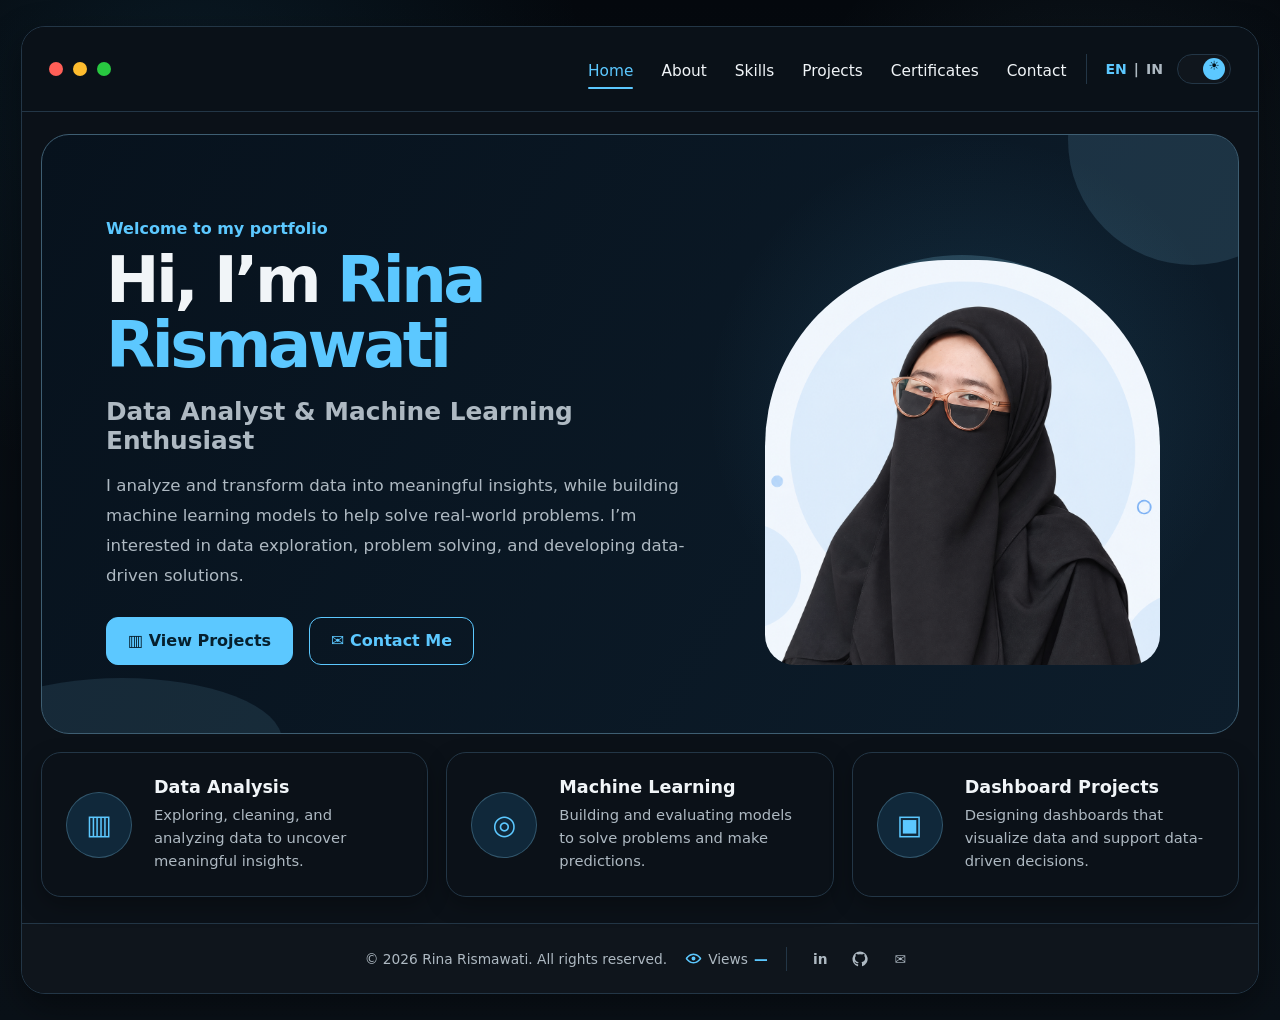
<file: index.html>
<!DOCTYPE html>
<html lang="en">
<head>
  <meta charset="UTF-8">
  <meta name="viewport" content="width=device-width, initial-scale=1.0">
  <meta name="description" content="Rina Rismawati - Data Analyst & Machine Learning portfolio">
  <title>Rina Portfolio</title>
  <link rel="icon" href="assets/icons/favicon.svg" type="image/svg+xml">
  <script src="theme-init.js"></script>
  <link rel="stylesheet" href="style.css">
  <script src="script.js" defer></script>
</head>
<body>
  <div class="site-shell">
    <header class="site-header">
      <nav class="navbar" aria-label="Main navigation">
        <a class="brand-dots" href="index.html" aria-label="Home">
          <span class="dot red"></span>
          <span class="dot yellow"></span>
          <span class="dot green"></span>
        </a>
        <div class="nav-links">
          <a href="index.html" class="active" data-i18n="nav.home">Home</a>
          <a href="about.html" data-i18n="nav.about">About</a>
          <a href="skills.html" data-i18n="nav.skills">Skills</a>
          <a href="project.html" data-i18n="nav.projects">Projects</a>
          <a href="sertification.html" data-i18n="nav.certificates">Certificates</a>
          <a href="contact.html" data-i18n="nav.contact">Contact</a>
        </div>
        <div class="nav-tools">
          <div class="language-switch" aria-label="Language switcher">
            <span class="active" data-lang="en" role="button" tabindex="0" aria-pressed="true">EN</span>
            <span class="divider">|</span>
            <span class="inactive" data-lang="id" role="button" tabindex="0" aria-pressed="false">IN</span>
          </div>
          <input class="theme-input" type="checkbox" id="theme-toggle" aria-label="Toggle dark mode">
          <label class="theme-toggle" for="theme-toggle" title="Toggle light/dark mode">
            <span class="theme-knob">☾</span>
          </label>
        </div>
      </nav>
    </header>

    <main>
      <section class="hero">
        <div class="hero-copy">
          <p class="eyebrow" data-i18n="home.eyebrow">Welcome to my portfolio</p>
          <h1 data-i18n-html="home.title">Hi, I’m <span>Rina Rismawati</span></h1>
          <p class="hero-subtitle" data-i18n="home.subtitle">Data Analyst & Machine Learning Enthusiast</p>
          <p class="hero-text" data-i18n="home.text">I analyze and transform data into meaningful insights, while building machine learning models to help solve real-world problems. I’m interested in data exploration, problem solving, and developing data-driven solutions.</p>
          <div class="hero-actions">
            <a class="btn primary" href="project.html" data-i18n="home.viewProjects">▥ View Projects</a>
            <a class="btn outline" href="contact.html" data-i18n="home.contactMe">✉ Contact Me</a>
          </div>
        </div>
        <div class="hero-portrait">
          <div class="portrait-halo"></div>
          <img class="portrait-image" src="assets/images/profile-photo.png" alt="Profile photo">
        </div>
      </section>

      <section class="feature-grid" aria-label="Portfolio focus areas">
        <article class="feature-card">
          <div class="icon-bubble">▥</div>
          <div><h3 data-i18n="home.data.title">Data Analysis</h3><p data-i18n="home.data.text">Exploring, cleaning, and analyzing data to uncover meaningful insights.</p></div>
        </article>
        <article class="feature-card">
          <div class="icon-bubble">◎</div>
          <div><h3 data-i18n="home.ml.title">Machine Learning</h3><p data-i18n="home.ml.text">Building and evaluating models to solve problems and make predictions.</p></div>
        </article>
        <article class="feature-card">
          <div class="icon-bubble">▣</div>
          <div><h3 data-i18n="home.dashboard.title">Dashboard Projects</h3><p data-i18n="home.dashboard.text">Designing dashboards that visualize data and support data-driven decisions.</p></div>
        </article>
      </section>
    </main>
    <footer class="site-footer">
      <div class="footer-inner">
        <span data-i18n="footer.copy">© 2026 Rina Rismawati. All rights reserved.</span>
        <span class="footer-views" title="Total portfolio views" aria-label="Total portfolio views"><svg viewBox="0 0 24 24" aria-hidden="true"><path d="M12 5c5.4 0 9.6 4.7 10.6 6a1.6 1.6 0 0 1 0 2c-1 1.3-5.2 6-10.6 6S2.4 14.3 1.4 13a1.6 1.6 0 0 1 0-2C2.4 9.7 6.6 5 12 5Zm0 2c-4.1 0-7.6 3.4-8.6 5 1 1.6 4.5 5 8.6 5s7.6-3.4 8.6-5c-1-1.6-4.5-5-8.6-5Zm0 2.2A2.8 2.8 0 1 1 12 14.8 2.8 2.8 0 0 1 12 9.2Z"/></svg><span data-i18n="footer.views">Views</span><strong data-site-view-count>—</strong></span>
        <span class="footer-divider"></span>
        <div class="footer-socials" aria-label="Social links">
          <a href="https://www.linkedin.com/in/rinarsm17/" target="_blank" rel="noopener noreferrer" title="LinkedIn">in</a>
          <a href="https://github.com/Rinarsm" target="_blank" rel="noopener noreferrer" title="GitHub"><svg viewBox="0 0 24 24" aria-hidden="true"><path d="M12 .7a11.3 11.3 0 0 0-3.6 22c.6.1.8-.3.8-.6v-2.2c-3.4.7-4.1-1.4-4.1-1.4-.5-1.4-1.3-1.8-1.3-1.8-1.1-.7.1-.7.1-.7 1.2.1 1.8 1.2 1.8 1.2 1.1 1.8 2.8 1.3 3.5 1 .1-.8.4-1.3.8-1.6-2.7-.3-5.5-1.4-5.5-6a4.7 4.7 0 0 1 1.2-3.2 4.4 4.4 0 0 1 .1-3.2s1-.3 3.3 1.2a11.3 11.3 0 0 1 6 0c2.3-1.5 3.3-1.2 3.3-1.2a4.4 4.4 0 0 1 .1 3.2 4.7 4.7 0 0 1 1.2 3.2c0 4.6-2.8 5.7-5.5 6 .4.4.8 1.1.8 2.2v3.3c0 .3.2.7.8.6A11.3 11.3 0 0 0 12 .7Z"/></svg></a>
          <a href="mailto:rinarsm17@gmail.com" title="Email">✉</a>
        </div>
      </div>
    </footer>
  </div>
</body>
</html>
</file>
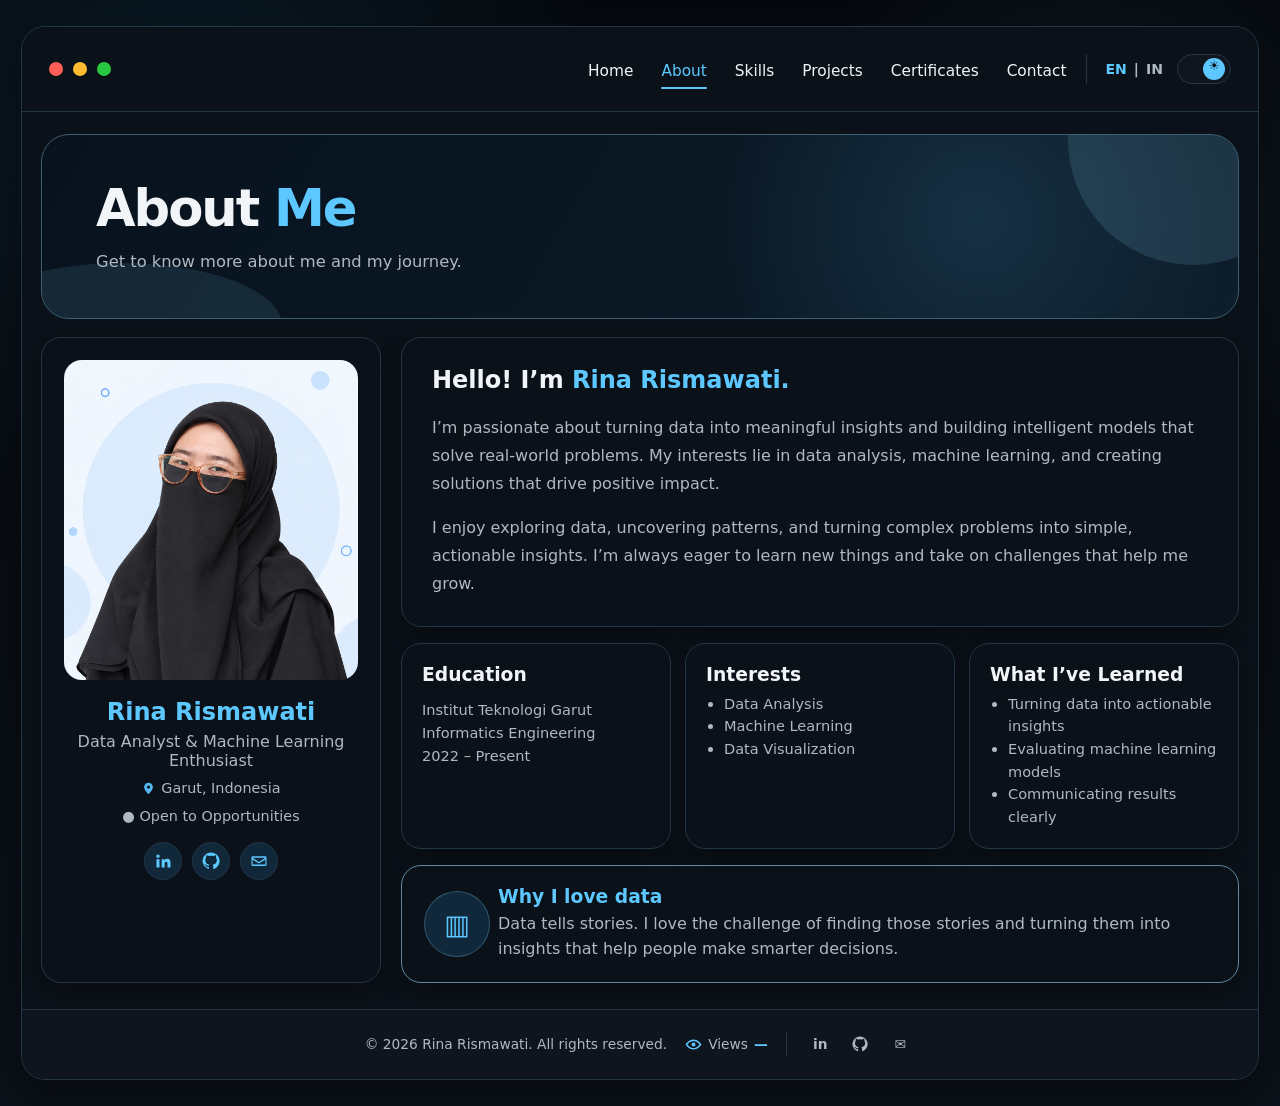
<file: about.html>
<!DOCTYPE html>
<html lang="en">
<head>
  <meta charset="UTF-8">
  <meta name="viewport" content="width=device-width, initial-scale=1.0">
  <meta name="description" content="Rina Rismawati - Data Analyst & Machine Learning portfolio">
  <title>Rina Portfolio</title>
  <link rel="icon" href="assets/icons/favicon.svg" type="image/svg+xml">
  <script src="theme-init.js"></script>
  <link rel="stylesheet" href="style.css">
  <script src="script.js" defer></script>
</head>
<body>
  <div class="site-shell">
    <header class="site-header">
      <nav class="navbar" aria-label="Main navigation">
        <a class="brand-dots" href="index.html" aria-label="Home">
          <span class="dot red"></span>
          <span class="dot yellow"></span>
          <span class="dot green"></span>
        </a>
        <div class="nav-links">
          <a href="index.html" data-i18n="nav.home">Home</a>
          <a href="about.html" class="active" data-i18n="nav.about">About</a>
          <a href="skills.html" data-i18n="nav.skills">Skills</a>
          <a href="project.html" data-i18n="nav.projects">Projects</a>
          <a href="sertification.html" data-i18n="nav.certificates">Certificates</a>
          <a href="contact.html" data-i18n="nav.contact">Contact</a>
        </div>
        <div class="nav-tools">
          <div class="language-switch" aria-label="Language switcher">
            <span class="active" data-lang="en" role="button" tabindex="0" aria-pressed="true">EN</span><span class="divider">|</span><span class="inactive" data-lang="id" role="button" tabindex="0" aria-pressed="false">IN</span>
          </div>
          <input class="theme-input" type="checkbox" id="theme-toggle" aria-label="Toggle dark mode">
          <label class="theme-toggle" for="theme-toggle" title="Toggle light/dark mode"><span class="theme-knob">☾</span></label>
        </div>
      </nav>
    </header>

    <main>
      <section class="page-banner">
        <h1 data-i18n-html="about.bannerTitle">About <span class="accent">Me</span></h1>
        <p data-i18n="about.bannerText">Get to know more about me and my journey.</p>
      </section>

      <section class="about-layout">
        <aside class="card profile-card">
          <div class="profile-frame"><img src="assets/images/profile-photo.png" alt="Profile photo"></div>
          <h2>Rina Rismawati</h2>
          <p class="role" data-i18n="about.role">Data Analyst & Machine Learning Enthusiast</p>
          <div class="profile-meta"><span class="profile-location"><svg class="location-icon" viewBox="0 0 24 24" aria-hidden="true" style="color:#55b7f3"><path fill="currentColor" d="M12 2.75a7 7 0 0 0-7 7c0 5.12 7 11.5 7 11.5s7-6.38 7-11.5a7 7 0 0 0-7-7Zm0 9.5a2.5 2.5 0 1 1 0-5 2.5 2.5 0 0 1 0 5Z"/></svg><span data-i18n="about.location">Garut, Indonesia</span></span><span data-i18n="about.open">● Open to Opportunities</span></div>
          <div class="social-row"><a class="social-circle" href="https://www.linkedin.com/in/rinarsm17/" target="_blank" rel="noopener noreferrer" title="LinkedIn"><svg viewBox="0 0 24 24" aria-hidden="true"><path d="M5.3 3.3A2.3 2.3 0 1 1 5.3 8a2.3 2.3 0 0 1 0-4.7ZM3.3 9.5h4v11.2h-4V9.5Zm6.4 0h3.8V11h.1c.5-.9 1.8-1.9 3.7-1.9 4 0 4.7 2.6 4.7 6v5.6h-4v-5c0-1.2 0-2.8-1.8-2.8s-2 1.3-2 2.7v5.1h-4V9.5Z"/></svg></a><a class="social-circle" href="https://github.com/Rinarsm" target="_blank" rel="noopener noreferrer" title="GitHub"><svg viewBox="0 0 24 24" aria-hidden="true"><path d="M12 .7a11.3 11.3 0 0 0-3.6 22c.6.1.8-.3.8-.6v-2.2c-3.4.7-4.1-1.4-4.1-1.4-.5-1.4-1.3-1.8-1.3-1.8-1.1-.7.1-.7.1-.7 1.2.1 1.8 1.2 1.8 1.2 1.1 1.8 2.8 1.3 3.5 1 .1-.8.4-1.3.8-1.6-2.7-.3-5.5-1.4-5.5-6a4.7 4.7 0 0 1 1.2-3.2 4.4 4.4 0 0 1 .1-3.2s1-.3 3.3 1.2a11.3 11.3 0 0 1 6 0c2.3-1.5 3.3-1.2 3.3-1.2a4.4 4.4 0 0 1 .1 3.2 4.7 4.7 0 0 1 1.2 3.2c0 4.6-2.8 5.7-5.5 6 .4.4.8 1.1.8 2.2v3.3c0 .3.2.7.8.6A11.3 11.3 0 0 0 12 .7Z"/></svg></a><a class="social-circle" href="mailto:rinarsm17@gmail.com" title="Email"><svg viewBox="0 0 24 24" aria-hidden="true"><path d="M3.5 5.5h17A1.5 1.5 0 0 1 22 7v10a1.5 1.5 0 0 1-1.5 1.5h-17A1.5 1.5 0 0 1 2 17V7a1.5 1.5 0 0 1 1.5-1.5Zm0 2.1v.2L12 13.2l8.5-5.4v-.2H3.5Zm17 8.9V10l-8 5.1a1 1 0 0 1-1 0L3.5 10v6.5h17Z"/></svg></a></div>
        </aside>

        <div class="about-content">
          <article class="card about-intro">
            <h2 data-i18n-html="about.hello">Hello! I’m <span class="accent">Rina Rismawati.</span></h2>
            <p data-i18n="about.p1">I’m passionate about turning data into meaningful insights and building intelligent models that solve real-world problems. My interests lie in data analysis, machine learning, and creating solutions that drive positive impact.</p>
            <p data-i18n="about.p2">I enjoy exploring data, uncovering patterns, and turning complex problems into simple, actionable insights. I’m always eager to learn new things and take on challenges that help me grow.</p>
          </article>

          <div class="info-grid">
            <article class="card info-card"><h3 data-i18n="about.education">Education</h3><p data-i18n-html="about.educationText">Institut Teknologi Garut<br>Informatics Engineering<br>2022 – Present</p></article>
            <article class="card info-card"><h3 data-i18n="about.interests">Interests</h3><ul><li data-i18n="about.interest1">Data Analysis</li><li data-i18n="about.interest2">Machine Learning</li><li data-i18n="about.interest3">Data Visualization</li></ul></article>
            <article class="card info-card"><h3 data-i18n="about.learned">What I’ve Learned</h3><ul><li data-i18n="about.learned1">Turning data into actionable insights</li><li data-i18n="about.learned2">Evaluating machine learning models</li><li data-i18n="about.learned3">Communicating results clearly</li></ul></article>
          </div>

          <article class="card love-data">
            <div class="icon-bubble">▥</div>
            <div><h3 data-i18n="about.loveTitle">Why I love data</h3><p data-i18n="about.loveText">Data tells stories. I love the challenge of finding those stories and turning them into insights that help people make smarter decisions.</p></div>
          </article>
        </div>
      </section>
    </main>
    <footer class="site-footer">
      <div class="footer-inner">
        <span data-i18n="footer.copy">© 2026 Rina Rismawati. All rights reserved.</span><span class="footer-views" title="Total portfolio views" aria-label="Total portfolio views"><svg viewBox="0 0 24 24" aria-hidden="true"><path d="M12 5c5.4 0 9.6 4.7 10.6 6a1.6 1.6 0 0 1 0 2c-1 1.3-5.2 6-10.6 6S2.4 14.3 1.4 13a1.6 1.6 0 0 1 0-2C2.4 9.7 6.6 5 12 5Zm0 2c-4.1 0-7.6 3.4-8.6 5 1 1.6 4.5 5 8.6 5s7.6-3.4 8.6-5c-1-1.6-4.5-5-8.6-5Zm0 2.2A2.8 2.8 0 1 1 12 14.8 2.8 2.8 0 0 1 12 9.2Z"/></svg><span data-i18n="footer.views">Views</span><strong data-site-view-count>—</strong></span><span class="footer-divider"></span>
        <div class="footer-socials" aria-label="Social links"><a href="https://www.linkedin.com/in/rinarsm17/" target="_blank" rel="noopener noreferrer" title="LinkedIn">in</a><a href="https://github.com/Rinarsm" target="_blank" rel="noopener noreferrer" title="GitHub"><svg viewBox="0 0 24 24" aria-hidden="true"><path d="M12 .7a11.3 11.3 0 0 0-3.6 22c.6.1.8-.3.8-.6v-2.2c-3.4.7-4.1-1.4-4.1-1.4-.5-1.4-1.3-1.8-1.3-1.8-1.1-.7.1-.7.1-.7 1.2.1 1.8 1.2 1.8 1.2 1.1 1.8 2.8 1.3 3.5 1 .1-.8.4-1.3.8-1.6-2.7-.3-5.5-1.4-5.5-6a4.7 4.7 0 0 1 1.2-3.2 4.4 4.4 0 0 1 .1-3.2s1-.3 3.3 1.2a11.3 11.3 0 0 1 6 0c2.3-1.5 3.3-1.2 3.3-1.2a4.4 4.4 0 0 1 .1 3.2 4.7 4.7 0 0 1 1.2 3.2c0 4.6-2.8 5.7-5.5 6 .4.4.8 1.1.8 2.2v3.3c0 .3.2.7.8.6A11.3 11.3 0 0 0 12 .7Z"/></svg></a><a href="mailto:rinarsm17@gmail.com" title="Email">✉</a></div>
      </div>
    </footer>
  </div>
</body>
</html>
</file>
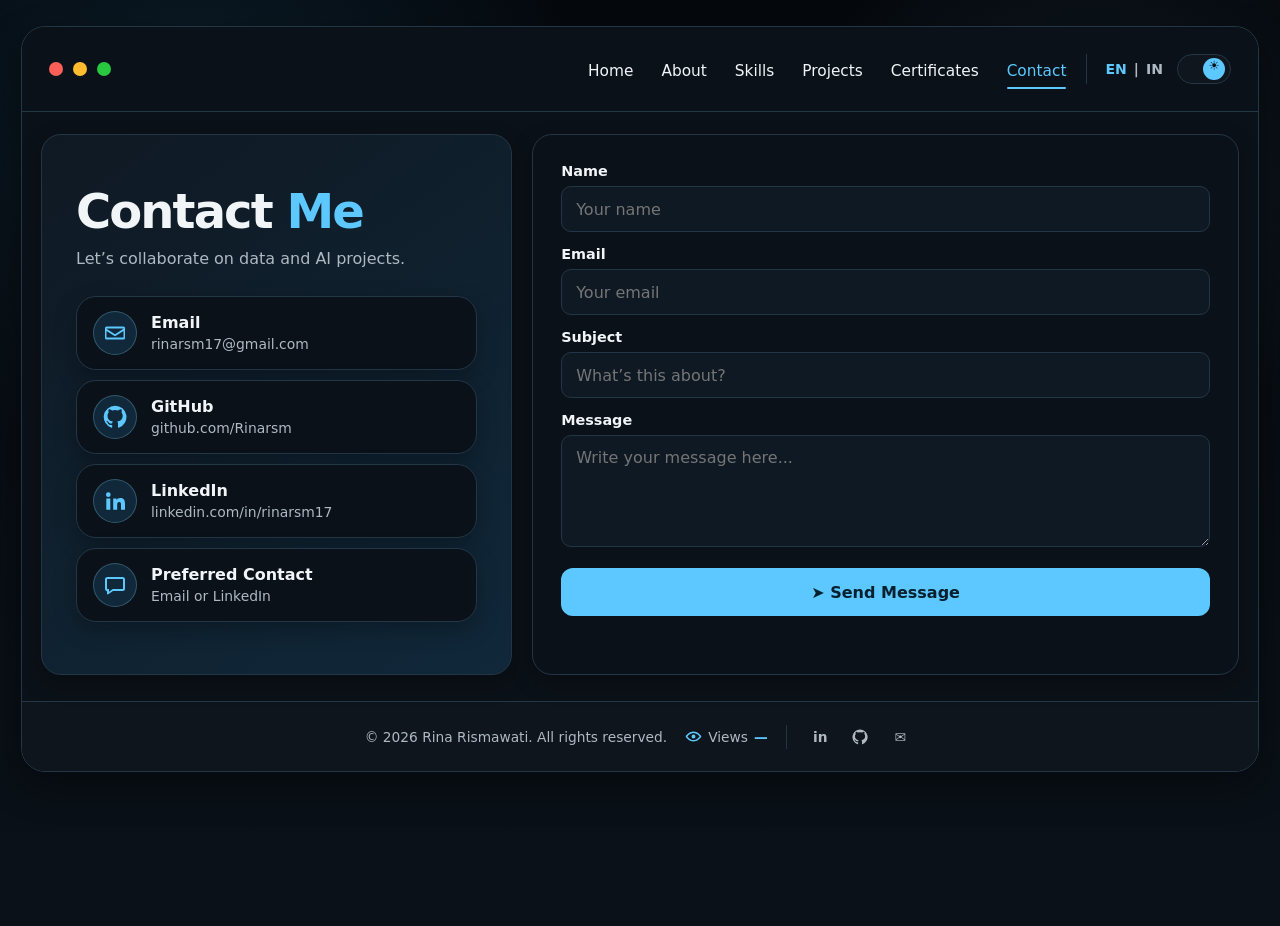
<file: contact.html>
<!DOCTYPE html>
<html lang="en">
<head>
  <meta charset="UTF-8">
  <meta name="viewport" content="width=device-width, initial-scale=1.0">
  <meta name="description" content="Rina Rismawati - Data Analyst & Machine Learning portfolio">
  <title>Rina Portfolio</title>
  <link rel="icon" href="assets/icons/favicon.svg" type="image/svg+xml">
  <script src="theme-init.js"></script>
  <link rel="stylesheet" href="style.css">
  <script src="script.js" defer></script>
</head>
<body>
  <div class="site-shell">
    <header class="site-header">
      <nav class="navbar" aria-label="Main navigation">
        <a class="brand-dots" href="index.html" aria-label="Home">
          <span class="dot red"></span>
          <span class="dot yellow"></span>
          <span class="dot green"></span>
        </a>
        <div class="nav-links"><a href="index.html" data-i18n="nav.home">Home</a><a href="about.html" data-i18n="nav.about">About</a><a href="skills.html" data-i18n="nav.skills">Skills</a><a href="project.html" data-i18n="nav.projects">Projects</a><a href="sertification.html" data-i18n="nav.certificates">Certificates</a><a href="contact.html" class="active" data-i18n="nav.contact">Contact</a></div>
        <div class="nav-tools">
          <div class="language-switch" aria-label="Language switcher"><span class="active" data-lang="en" role="button" tabindex="0" aria-pressed="true">EN</span><span class="divider">|</span><span class="inactive" data-lang="id" role="button" tabindex="0" aria-pressed="false">IN</span></div>
          <input class="theme-input" type="checkbox" id="theme-toggle" aria-label="Toggle dark mode">
          <label class="theme-toggle" for="theme-toggle" title="Toggle light/dark mode"><span class="theme-knob">☾</span></label>
        </div>
      </nav>
    </header>

    <main>
      <section class="contact-layout">
        <div class="contact-card contact-intro">
          <h1 data-i18n-html="contact.title">Contact <span class="accent">Me</span></h1>
          <p data-i18n="contact.subtitle">Let’s collaborate on data and AI projects.</p>
          <div class="contact-list">
            <a class="contact-card contact-item" href="mailto:rinarsm17@gmail.com" aria-label="Email Rina Rismawati">
              <div class="icon-bubble contact-icon" aria-hidden="true">
                <svg viewBox="0 0 24 24" role="img"><path d="M3.5 5.5h17A1.5 1.5 0 0 1 22 7v10a1.5 1.5 0 0 1-1.5 1.5h-17A1.5 1.5 0 0 1 2 17V7a1.5 1.5 0 0 1 1.5-1.5Zm0 2.1v.2L12 13.2l8.5-5.4v-.2H3.5Zm17 8.9V10l-8 5.1a1 1 0 0 1-1 0L3.5 10v6.5h17Z"/></svg>
              </div>
              <div><strong>Email</strong><span>rinarsm17@gmail.com</span></div>
            </a>
            <a class="contact-card contact-item" href="https://github.com/Rinarsm" target="_blank" rel="noopener noreferrer" aria-label="GitHub Rina Rismawati">
              <div class="icon-bubble contact-icon" aria-hidden="true">
                <svg viewBox="0 0 24 24" role="img"><path d="M12 .7a11.3 11.3 0 0 0-3.6 22c.6.1.8-.3.8-.6v-2.2c-3.4.7-4.1-1.4-4.1-1.4-.5-1.4-1.3-1.8-1.3-1.8-1.1-.7.1-.7.1-.7 1.2.1 1.8 1.2 1.8 1.2 1.1 1.8 2.8 1.3 3.5 1 .1-.8.4-1.3.8-1.6-2.7-.3-5.5-1.4-5.5-6a4.7 4.7 0 0 1 1.2-3.2 4.4 4.4 0 0 1 .1-3.2s1-.3 3.3 1.2a11.3 11.3 0 0 1 6 0c2.3-1.5 3.3-1.2 3.3-1.2a4.4 4.4 0 0 1 .1 3.2 4.7 4.7 0 0 1 1.2 3.2c0 4.6-2.8 5.7-5.5 6 .4.4.8 1.1.8 2.2v3.3c0 .3.2.7.8.6A11.3 11.3 0 0 0 12 .7Z"/></svg>
              </div>
              <div><strong>GitHub</strong><span>github.com/Rinarsm</span></div>
            </a>
            <a class="contact-card contact-item" href="https://www.linkedin.com/in/rinarsm17/" target="_blank" rel="noopener noreferrer" aria-label="LinkedIn Rina Rismawati">
              <div class="icon-bubble contact-icon" aria-hidden="true">
                <svg viewBox="0 0 24 24" role="img"><path d="M5.3 3.3A2.3 2.3 0 1 1 5.3 8a2.3 2.3 0 0 1 0-4.7ZM3.3 9.5h4v11.2h-4V9.5Zm6.4 0h3.8V11h.1c.5-.9 1.8-1.9 3.7-1.9 4 0 4.7 2.6 4.7 6v5.6h-4v-5c0-1.2 0-2.8-1.8-2.8s-2 1.3-2 2.7v5.1h-4V9.5Z"/></svg>
              </div>
              <div><strong>LinkedIn</strong><span>linkedin.com/in/rinarsm17</span></div>
            </a>
            <div class="contact-card contact-item">
              <div class="icon-bubble contact-icon" aria-hidden="true">
                <svg viewBox="0 0 24 24" role="img"><path d="M4.5 4h15A2.5 2.5 0 0 1 22 6.5v9A2.5 2.5 0 0 1 19.5 18H10l-4.8 3.3A.8.8 0 0 1 4 20.6V18.3A2.5 2.5 0 0 1 2 15.8V6.5A2.5 2.5 0 0 1 4.5 4Zm0 2A.5.5 0 0 0 4 6.5v9a.5.5 0 0 0 .5.5H6v2.7l3.4-2.4a1 1 0 0 1 .6-.2h9.5a.5.5 0 0 0 .5-.5v-9a.5.5 0 0 0-.5-.5h-15Z"/></svg>
              </div>
              <div><strong data-i18n="contact.preferred">Preferred Contact</strong><span data-i18n="contact.preferredValue">Email or LinkedIn</span></div>
            </div>
          </div>
        </div>

        <form class="contact-card contact-form" id="contact-form" action="https://formspree.io/f/xyeyloro" method="post">
          <div class="form-group"><label for="name" data-i18n="contact.name">Name</label><input class="form-control" id="name" name="name" type="text" placeholder="Your name" data-i18n-placeholder="contact.namePlaceholder" required></div>
          <div class="form-group"><label for="email" data-i18n="contact.email">Email</label><input class="form-control" id="email" name="email" type="email" placeholder="Your email" data-i18n-placeholder="contact.emailPlaceholder" required></div>
          <div class="form-group"><label for="subject" data-i18n="contact.subject">Subject</label><input class="form-control" id="subject" name="_subject" type="text" placeholder="What’s this about?" data-i18n-placeholder="contact.subjectPlaceholder" required></div>
          <div class="form-group"><label for="message" data-i18n="contact.message">Message</label><textarea class="form-control" id="message" name="message" placeholder="Write your message here..." data-i18n-placeholder="contact.messagePlaceholder" required></textarea></div>
          <button class="btn primary send-btn" type="submit" data-i18n="contact.send">➤ Send Message</button>
          <p class="form-status" id="form-status" role="status" aria-live="polite"></p>
        </form>
      </section>
    </main>
    <footer class="site-footer"><div class="footer-inner"><span data-i18n="footer.copy">© 2026 Rina Rismawati. All rights reserved.</span><span class="footer-views" title="Total portfolio views" aria-label="Total portfolio views"><svg viewBox="0 0 24 24" aria-hidden="true"><path d="M12 5c5.4 0 9.6 4.7 10.6 6a1.6 1.6 0 0 1 0 2c-1 1.3-5.2 6-10.6 6S2.4 14.3 1.4 13a1.6 1.6 0 0 1 0-2C2.4 9.7 6.6 5 12 5Zm0 2c-4.1 0-7.6 3.4-8.6 5 1 1.6 4.5 5 8.6 5s7.6-3.4 8.6-5c-1-1.6-4.5-5-8.6-5Zm0 2.2A2.8 2.8 0 1 1 12 14.8 2.8 2.8 0 0 1 12 9.2Z"/></svg><span data-i18n="footer.views">Views</span><strong data-site-view-count>—</strong></span><span class="footer-divider"></span><div class="footer-socials" aria-label="Social links"><a href="https://www.linkedin.com/in/rinarsm17/" target="_blank" rel="noopener noreferrer" title="LinkedIn">in</a><a href="https://github.com/Rinarsm" target="_blank" rel="noopener noreferrer" title="GitHub"><svg viewBox="0 0 24 24" aria-hidden="true"><path d="M12 .7a11.3 11.3 0 0 0-3.6 22c.6.1.8-.3.8-.6v-2.2c-3.4.7-4.1-1.4-4.1-1.4-.5-1.4-1.3-1.8-1.3-1.8-1.1-.7.1-.7.1-.7 1.2.1 1.8 1.2 1.8 1.2 1.1 1.8 2.8 1.3 3.5 1 .1-.8.4-1.3.8-1.6-2.7-.3-5.5-1.4-5.5-6a4.7 4.7 0 0 1 1.2-3.2 4.4 4.4 0 0 1 .1-3.2s1-.3 3.3 1.2a11.3 11.3 0 0 1 6 0c2.3-1.5 3.3-1.2 3.3-1.2a4.4 4.4 0 0 1 .1 3.2 4.7 4.7 0 0 1 1.2 3.2c0 4.6-2.8 5.7-5.5 6 .4.4.8 1.1.8 2.2v3.3c0 .3.2.7.8.6A11.3 11.3 0 0 0 12 .7Z"/></svg></a><a href="mailto:rinarsm17@gmail.com" title="Email">✉</a></div></div></footer>
  </div>
</body>
</html>
</file>
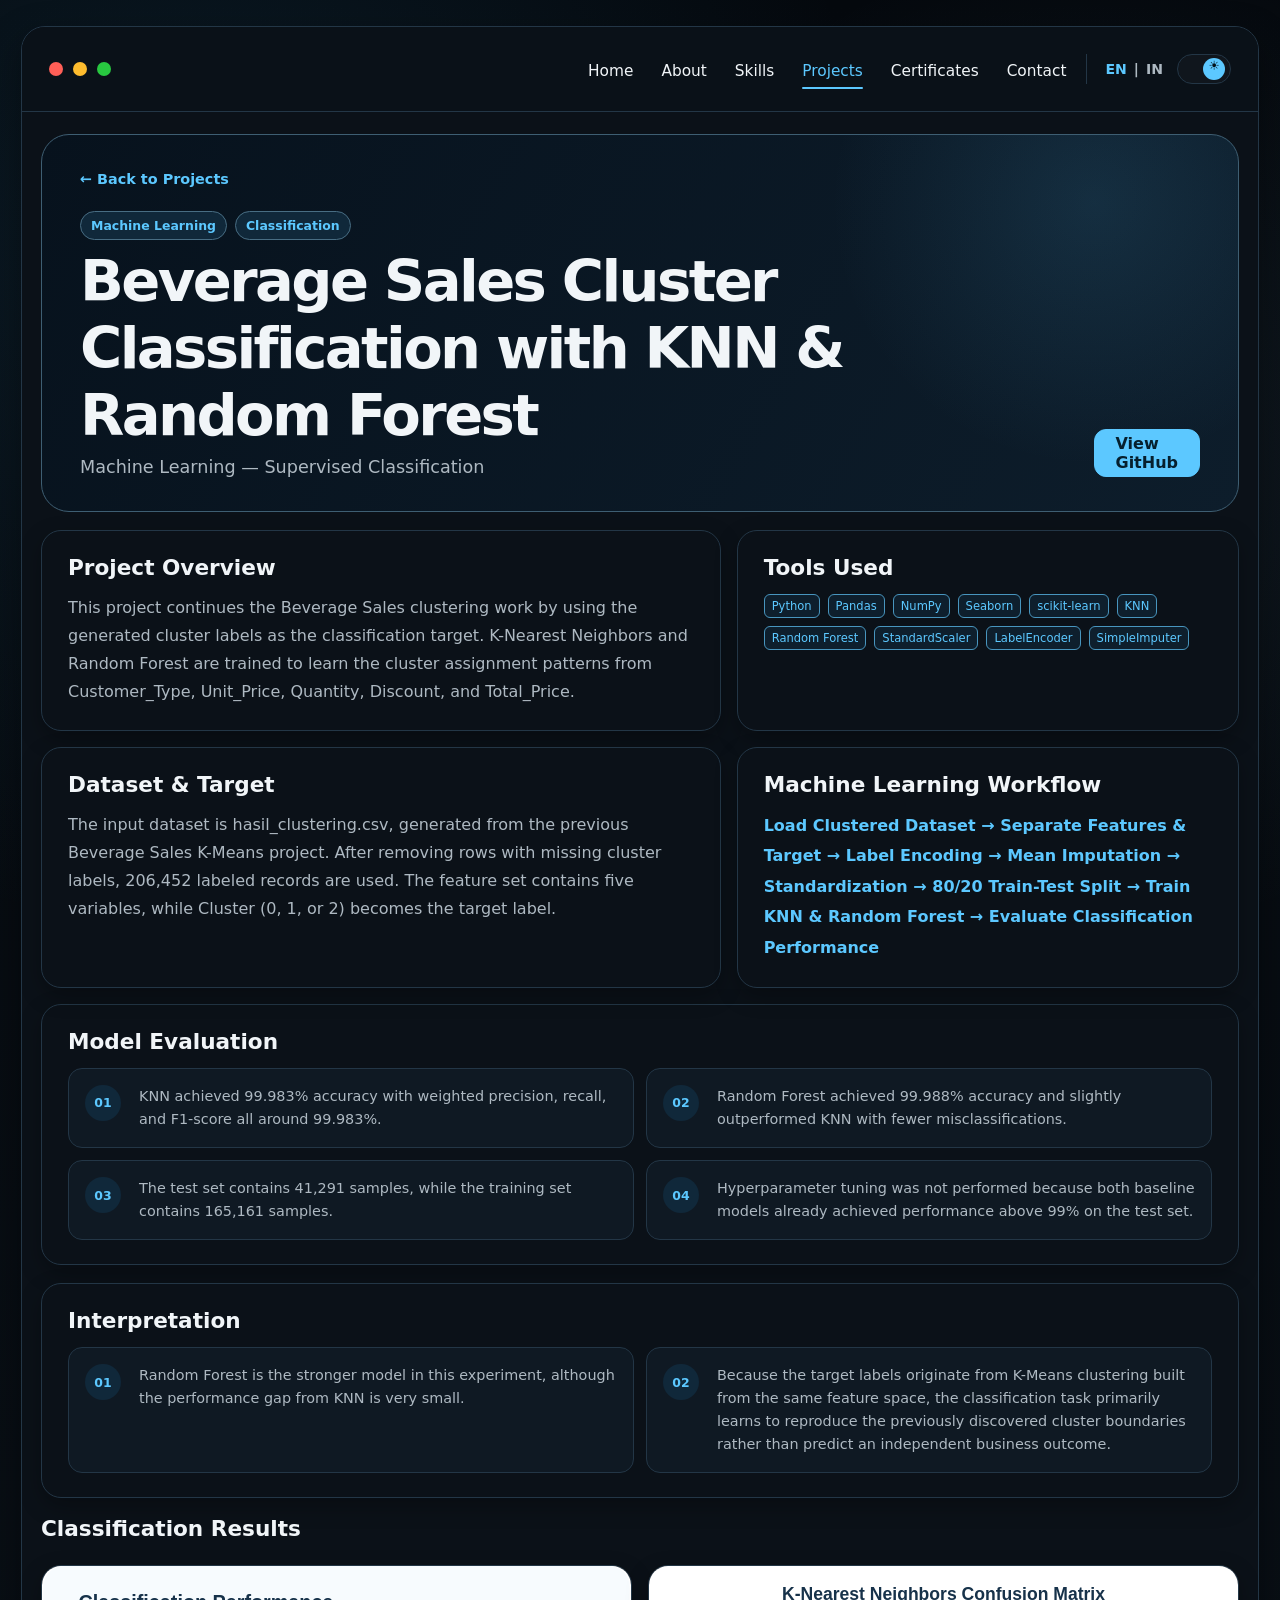
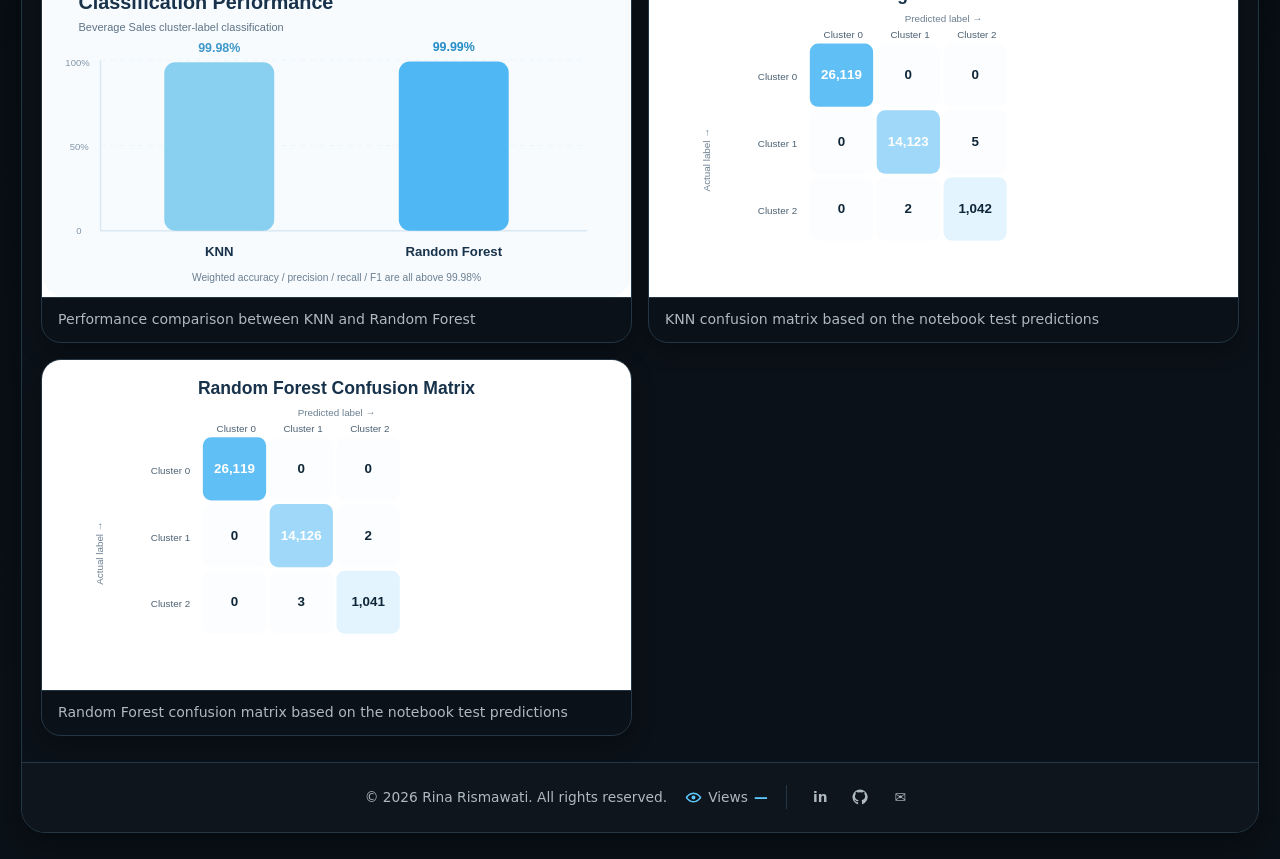
<file: project-beverage-classification.html>
<!DOCTYPE html>

<html lang="en">
<head>
<meta charset="utf-8"/>
<meta content="width=device-width, initial-scale=1.0" name="viewport"/>
<meta content="Beverage Sales cluster classification project by Rina Rismawati" name="description"/>
<title>Rina Portfolio</title>
<link href="assets/icons/favicon.svg" rel="icon" type="image/svg+xml"/>
<script src="theme-init.js"></script>
<link href="style.css" rel="stylesheet"/>
<script defer="" src="script.js"></script>
</head>
<body>
<div class="site-shell">
<header class="site-header">
<nav aria-label="Main navigation" class="navbar">
<a aria-label="Home" class="brand-dots" href="index.html"><span class="dot red"></span><span class="dot yellow"></span><span class="dot green"></span></a>
<div class="nav-links">
<a data-i18n="nav.home" href="index.html">Home</a><a data-i18n="nav.about" href="about.html">About</a><a data-i18n="nav.skills" href="skills.html">Skills</a><a class="active" data-i18n="nav.projects" href="project.html">Projects</a><a data-i18n="nav.certificates" href="sertification.html">Certificates</a><a data-i18n="nav.contact" href="contact.html">Contact</a>
</div>
<div class="nav-tools">
<div aria-label="Language switcher" class="language-switch"><span aria-pressed="true" class="active" data-lang="en" role="button" tabindex="0">EN</span><span class="divider">|</span><span aria-pressed="false" class="inactive" data-lang="id" role="button" tabindex="0">IN</span></div>
<input aria-label="Toggle dark mode" class="theme-input" id="theme-toggle" type="checkbox"/>
<label class="theme-toggle" for="theme-toggle" title="Toggle light/dark mode"><span class="theme-knob">☾</span></label>
</div>
</nav>
</header>
<main>
<section class="project-detail-hero">
<a class="project-back" data-i18n="beverageClass.back" href="project.html">← Back to Projects</a>
<div class="project-detail-heading">
<div>
<div class="project-category"><span>Machine Learning</span><span>Classification</span></div>
<h1 data-i18n="beverageClass.title">Beverage Sales Cluster Classification with KNN &amp; Random Forest</h1>
<p data-i18n="beverageClass.subtitle">Machine Learning — Supervised Classification</p>
</div>
<div class="project-detail-actions">
<a class="btn primary" data-i18n="beverageClass.github" href="https://github.com/Rinarsm/Submission_Machine_Learning_Pemula/blob/main/%5BKlasifikasi%5D_Submission_Akhir_BMLP_Rina_Rismawati.ipynb" rel="noopener noreferrer" target="_blank">View GitHub</a>
</div>
</div>
</section>
<section class="project-detail-grid">
<article class="card project-detail-card">
<h2 data-i18n="beverageClass.overviewTitle">Project Overview</h2>
<p data-i18n="beverageClass.overviewText">This project continues the Beverage Sales clustering work by using the generated cluster labels as the classification target. K-Nearest Neighbors and Random Forest are trained to learn the cluster assignment patterns from Customer_Type, Unit_Price, Quantity, Discount, and Total_Price.</p>
</article>
<article class="card project-detail-card">
<h2 data-i18n="beverageClass.toolsTitle">Tools Used</h2>
<div class="detail-tags"><span class="tag">Python</span><span class="tag">Pandas</span><span class="tag">NumPy</span><span class="tag">Seaborn</span><span class="tag">scikit-learn</span><span class="tag">KNN</span><span class="tag">Random Forest</span><span class="tag">StandardScaler</span><span class="tag">LabelEncoder</span><span class="tag">SimpleImputer</span></div>
</article>
</section>
<section class="project-detail-grid">
<article class="card project-detail-card">
<h2 data-i18n="beverageClass.datasetTitle">Dataset &amp; Target</h2>
<p data-i18n="beverageClass.datasetText">The input dataset is hasil_clustering.csv, generated from the previous Beverage Sales K-Means project. After removing rows with missing cluster labels, 206,452 labeled records are used. The feature set contains five variables, while Cluster (0, 1, or 2) becomes the target label.</p>
</article>
<article class="card project-detail-card">
<h2 data-i18n="beverageClass.workflowTitle">Machine Learning Workflow</h2>
<p class="workflow-line" data-i18n="beverageClass.workflowText">Load Clustered Dataset → Separate Features &amp; Target → Label Encoding → Mean Imputation → Standardization → 80/20 Train-Test Split → Train KNN &amp; Random Forest → Evaluate Classification Performance</p>
</article>
</section>
<section class="card project-insights">
<h2 data-i18n="beverageClass.evaluationTitle">Model Evaluation</h2>
<div class="insight-grid">
<div class="insight-item"><span>01</span><p data-i18n="beverageClass.eval1">KNN achieved 99.983% accuracy with weighted precision, recall, and F1-score all around 99.983%.</p></div>
<div class="insight-item"><span>02</span><p data-i18n="beverageClass.eval2">Random Forest achieved 99.988% accuracy and slightly outperformed KNN with fewer misclassifications.</p></div>
<div class="insight-item"><span>03</span><p data-i18n="beverageClass.eval3">The test set contains 41,291 samples, while the training set contains 165,161 samples.</p></div>
<div class="insight-item"><span>04</span><p data-i18n="beverageClass.eval4">Hyperparameter tuning was not performed because both baseline models already achieved performance above 99% on the test set.</p></div>
</div>
</section>
<section class="card project-insights">
<h2 data-i18n="beverageClass.interpretationTitle">Interpretation</h2>
<div class="insight-grid">
<div class="insight-item"><span>01</span><p data-i18n="beverageClass.interpretation1">Random Forest is the stronger model in this experiment, although the performance gap from KNN is very small.</p></div>
<div class="insight-item"><span>02</span><p data-i18n="beverageClass.interpretation2">Because the target labels originate from K-Means clustering built from the same feature space, the classification task primarily learns to reproduce the previously discovered cluster boundaries rather than predict an independent business outcome.</p></div>
</div>
</section>
<section class="project-visual-section">
<div class="section-title-row"><h2 data-i18n="beverageClass.visualsTitle">Classification Results</h2></div>
<div class="visual-grid">
<figure class="card visual-card"><img alt="KNN and Random Forest classification performance" src="assets/images/beverage-classification-evaluation.svg"/><figcaption data-i18n="beverageClass.performanceCaption">Performance comparison between KNN and Random Forest</figcaption></figure>
<figure class="card visual-card"><img alt="KNN confusion matrix" src="assets/images/beverage-classification-knn-confusion.svg"/><figcaption data-i18n="beverageClass.knnCaption">KNN confusion matrix based on the notebook test predictions</figcaption></figure>
<figure class="card visual-card"><img alt="Random Forest confusion matrix" src="assets/images/beverage-classification-rf-confusion.svg"/><figcaption data-i18n="beverageClass.rfCaption">Random Forest confusion matrix based on the notebook test predictions</figcaption></figure>
</div>
</section>
</main>
<footer class="site-footer"><div class="footer-inner"><span data-i18n="footer.copy">© 2026 Rina Rismawati. All rights reserved.</span><span class="footer-views" title="Total portfolio views" aria-label="Total portfolio views"><svg viewBox="0 0 24 24" aria-hidden="true"><path d="M12 5c5.4 0 9.6 4.7 10.6 6a1.6 1.6 0 0 1 0 2c-1 1.3-5.2 6-10.6 6S2.4 14.3 1.4 13a1.6 1.6 0 0 1 0-2C2.4 9.7 6.6 5 12 5Zm0 2c-4.1 0-7.6 3.4-8.6 5 1 1.6 4.5 5 8.6 5s7.6-3.4 8.6-5c-1-1.6-4.5-5-8.6-5Zm0 2.2A2.8 2.8 0 1 1 12 14.8 2.8 2.8 0 0 1 12 9.2Z"/></svg><span data-i18n="footer.views">Views</span><strong data-site-view-count>—</strong></span><span class="footer-divider"></span><div aria-label="Social links" class="footer-socials"><a href="https://www.linkedin.com/in/rinarsm17/" rel="noopener noreferrer" target="_blank" title="LinkedIn">in</a><a href="https://github.com/Rinarsm" rel="noopener noreferrer" target="_blank" title="GitHub"><svg viewBox="0 0 24 24" aria-hidden="true"><path d="M12 .7a11.3 11.3 0 0 0-3.6 22c.6.1.8-.3.8-.6v-2.2c-3.4.7-4.1-1.4-4.1-1.4-.5-1.4-1.3-1.8-1.3-1.8-1.1-.7.1-.7.1-.7 1.2.1 1.8 1.2 1.8 1.2 1.1 1.8 2.8 1.3 3.5 1 .1-.8.4-1.3.8-1.6-2.7-.3-5.5-1.4-5.5-6a4.7 4.7 0 0 1 1.2-3.2 4.4 4.4 0 0 1 .1-3.2s1-.3 3.3 1.2a11.3 11.3 0 0 1 6 0c2.3-1.5 3.3-1.2 3.3-1.2a4.4 4.4 0 0 1 .1 3.2 4.7 4.7 0 0 1 1.2 3.2c0 4.6-2.8 5.7-5.5 6 .4.4.8 1.1.8 2.2v3.3c0 .3.2.7.8.6A11.3 11.3 0 0 0 12 .7Z"/></svg></a><a href="mailto:rinarsm17@gmail.com" title="Email">✉</a></div></div></footer>
</div>
</body>
</html>
</file>
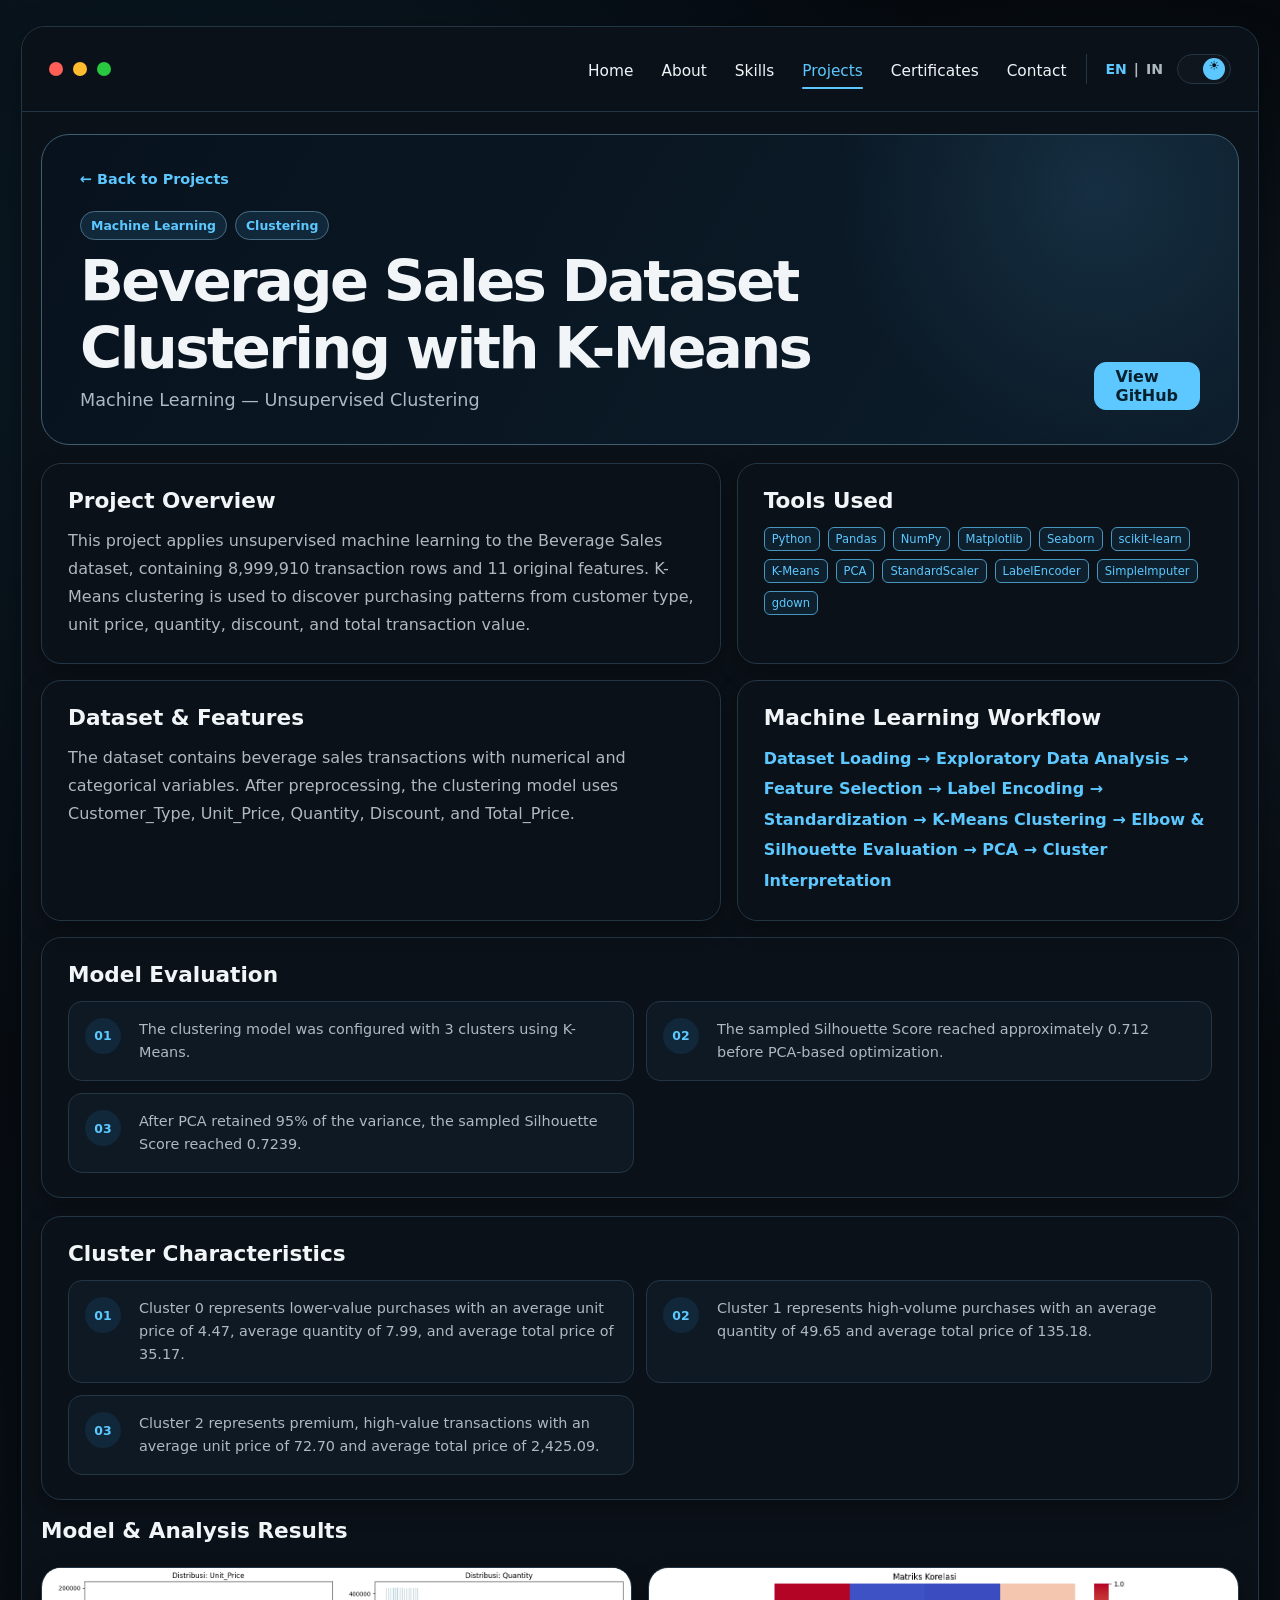
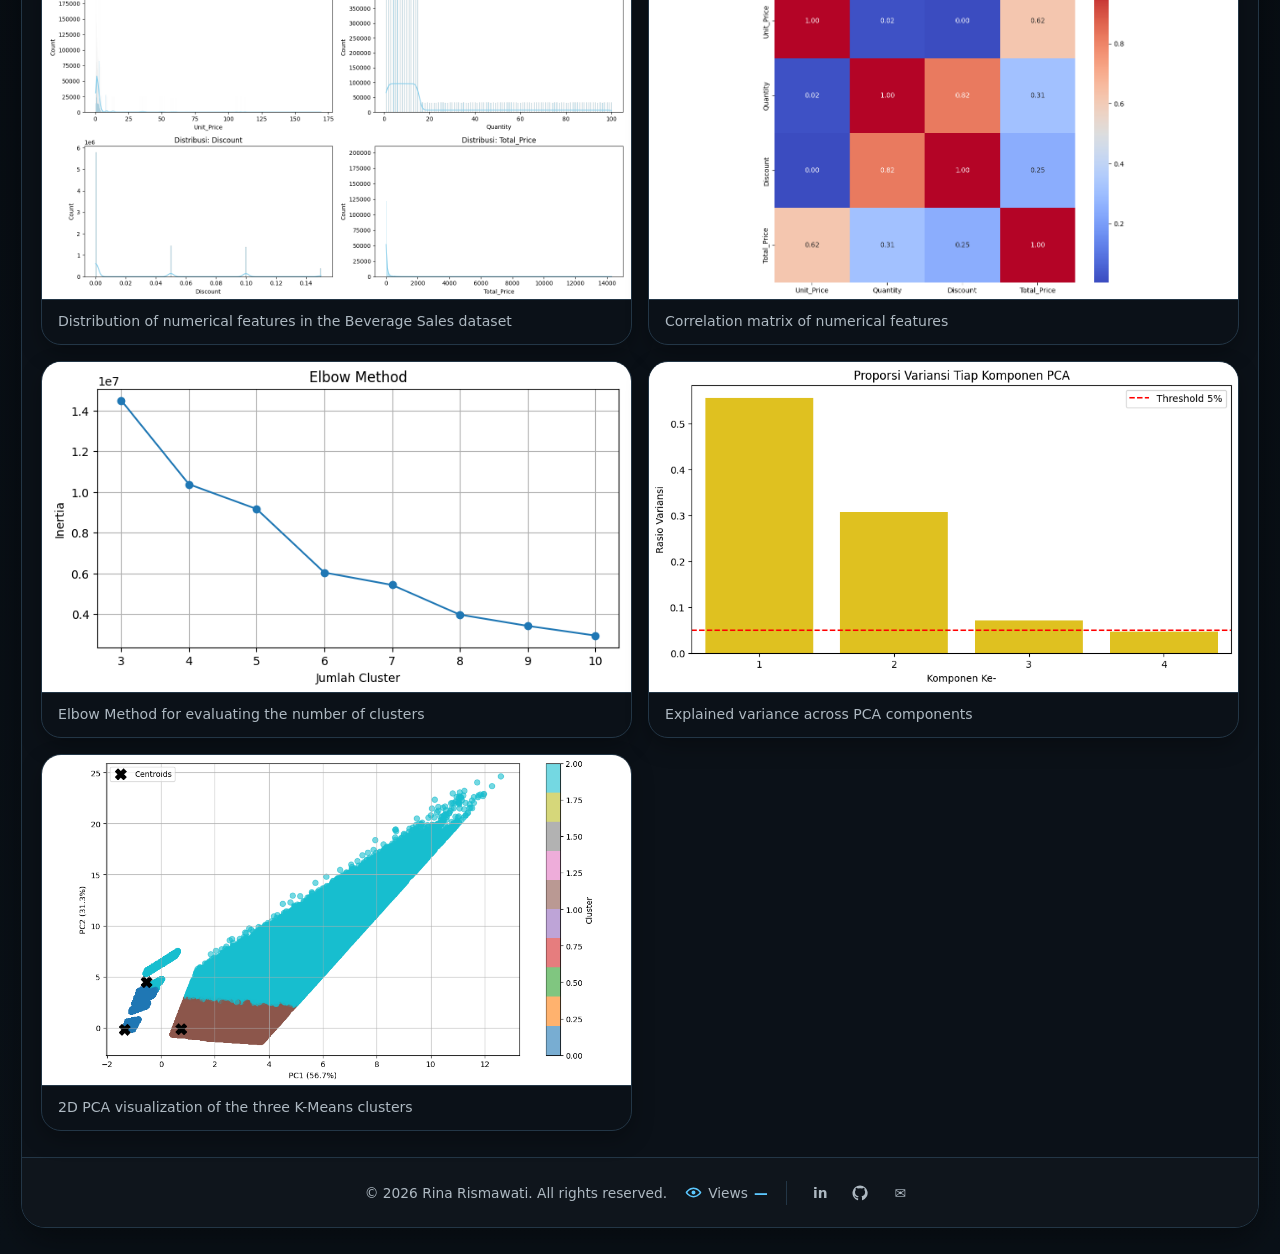
<file: project-beverage-clustering.html>
<!DOCTYPE html>

<html lang="en">
<head>
<meta charset="utf-8"/>
<meta content="width=device-width, initial-scale=1.0" name="viewport"/>
<meta content="Beverage Sales Dataset Clustering project by Rina Rismawati" name="description"/>
<title>Rina Portfolio</title>
<link href="assets/icons/favicon.svg" rel="icon" type="image/svg+xml"/>
<script src="theme-init.js"></script>
<link href="style.css" rel="stylesheet"/>
<script defer="" src="script.js"></script>
</head>
<body>
<div class="site-shell">
<header class="site-header">
<nav aria-label="Main navigation" class="navbar">
<a aria-label="Home" class="brand-dots" href="index.html">
<span class="dot red"></span>
<span class="dot yellow"></span>
<span class="dot green"></span>
</a>
<div class="nav-links">
<a data-i18n="nav.home" href="index.html">Home</a>
<a data-i18n="nav.about" href="about.html">About</a>
<a data-i18n="nav.skills" href="skills.html">Skills</a>
<a class="active" data-i18n="nav.projects" href="project.html">Projects</a>
<a data-i18n="nav.certificates" href="sertification.html">Certificates</a>
<a data-i18n="nav.contact" href="contact.html">Contact</a>
</div>
<div class="nav-tools">
<div aria-label="Language switcher" class="language-switch">
<span aria-pressed="true" class="active" data-lang="en" role="button" tabindex="0">EN</span>
<span class="divider">|</span>
<span aria-pressed="false" class="inactive" data-lang="id" role="button" tabindex="0">IN</span>
</div>
<input aria-label="Toggle dark mode" class="theme-input" id="theme-toggle" type="checkbox"/>
<label class="theme-toggle" for="theme-toggle" title="Toggle light/dark mode"><span class="theme-knob">☾</span></label>
</div>
</nav>
</header>
<main>
<section class="project-detail-hero">
<a class="project-back" data-i18n="beverage.back" href="project.html">← Back to Projects</a>
<div class="project-detail-heading">
<div>
<div class="project-category"><span>Machine Learning</span><span>Clustering</span></div>
<h1 data-i18n="beverage.title">Beverage Sales Dataset Clustering with K-Means</h1>
<p data-i18n="beverage.subtitle">Machine Learning — Unsupervised Clustering</p>
</div>
<div class="project-detail-actions">
<a class="btn primary" data-i18n="beverage.github" href="https://github.com/Rinarsm/Submission_Machine_Learning_Pemula/blob/main/%5BClustering%5D_Submission_Akhir_BMLP_Rina_Rismawati.ipynb" rel="noopener noreferrer" target="_blank">View GitHub</a>
</div>
</div>
</section>
<section class="project-detail-grid">
<article class="card project-detail-card">
<h2 data-i18n="beverage.overviewTitle">Project Overview</h2>
<p data-i18n="beverage.overviewText">This project applies unsupervised machine learning to the Beverage Sales dataset, containing 8,999,910 transaction rows and 11 original features. K-Means clustering is used to discover purchasing patterns from customer type, unit price, quantity, discount, and total transaction value.</p>
</article>
<article class="card project-detail-card">
<h2 data-i18n="beverage.toolsTitle">Tools Used</h2>
<div class="detail-tags"><span class="tag">Python</span><span class="tag">Pandas</span><span class="tag">NumPy</span><span class="tag">Matplotlib</span><span class="tag">Seaborn</span><span class="tag">scikit-learn</span><span class="tag">K-Means</span><span class="tag">PCA</span><span class="tag">StandardScaler</span><span class="tag">LabelEncoder</span><span class="tag">SimpleImputer</span><span class="tag">gdown</span></div>
</article>
</section>
<section class="project-detail-grid">
<article class="card project-detail-card">
<h2 data-i18n="beverage.datasetTitle">Dataset &amp; Features</h2>
<p data-i18n="beverage.datasetText">The dataset contains beverage sales transactions with numerical and categorical variables. After preprocessing, the clustering model uses Customer_Type, Unit_Price, Quantity, Discount, and Total_Price.</p>
</article>
<article class="card project-detail-card">
<h2 data-i18n="beverage.workflowTitle">Machine Learning Workflow</h2>
<p class="workflow-line" data-i18n="beverage.workflowText">Dataset Loading → Exploratory Data Analysis → Feature Selection → Label Encoding → Standardization → K-Means Clustering → Elbow &amp; Silhouette Evaluation → PCA → Cluster Interpretation</p>
</article>
</section>
<section class="card project-insights">
<h2 data-i18n="beverage.evaluationTitle">Model Evaluation</h2>
<div class="insight-grid">
<div class="insight-item"><span>01</span><p data-i18n="beverage.eval1">The clustering model was configured with 3 clusters using K-Means.</p></div>
<div class="insight-item"><span>02</span><p data-i18n="beverage.eval2">The sampled Silhouette Score reached approximately 0.712 before PCA-based optimization.</p></div>
<div class="insight-item"><span>03</span><p data-i18n="beverage.eval3">After PCA retained 95% of the variance, the sampled Silhouette Score reached 0.7239.</p></div>
</div>
</section>
<section class="card project-insights">
<h2 data-i18n="beverage.insightsTitle">Cluster Characteristics</h2>
<div class="insight-grid">
<div class="insight-item"><span>01</span><p data-i18n="beverage.insight1">Cluster 0 represents lower-value purchases with an average unit price of 4.47, average quantity of 7.99, and average total price of 35.17.</p></div>
<div class="insight-item"><span>02</span><p data-i18n="beverage.insight2">Cluster 1 represents high-volume purchases with an average quantity of 49.65 and average total price of 135.18.</p></div>
<div class="insight-item"><span>03</span><p data-i18n="beverage.insight3">Cluster 2 represents premium, high-value transactions with an average unit price of 72.70 and average total price of 2,425.09.</p></div>
</div>
</section>
<section class="project-visual-section">
<div class="section-title-row"><h2 data-i18n="beverage.visualsTitle">Model &amp; Analysis Results</h2></div>
<div class="visual-grid">
<figure class="card visual-card">
<img alt="Numerical feature distributions in Beverage Sales dataset" src="assets/images/beverage-distribution.png"/>
<figcaption data-i18n="beverage.distributionCaption">Distribution of numerical features in the Beverage Sales dataset</figcaption>
</figure>
<figure class="card visual-card">
<img alt="Correlation matrix of Beverage Sales numerical features" src="assets/images/beverage-correlation.png"/>
<figcaption data-i18n="beverage.correlationCaption">Correlation matrix of numerical features</figcaption>
</figure>
<figure class="card visual-card">
<img alt="Elbow Method chart for K-Means clustering" src="assets/images/beverage-elbow.png"/>
<figcaption data-i18n="beverage.elbowCaption">Elbow Method for evaluating the number of clusters</figcaption>
</figure>
<figure class="card visual-card">
<img alt="PCA explained variance chart" src="assets/images/beverage-pca-variance.png"/>
<figcaption data-i18n="beverage.pcaCaption">Explained variance across PCA components</figcaption>
</figure>
<figure class="card visual-card">
<img alt="PCA visualization of three K-Means clusters" src="assets/images/beverage-clusters.png"/>
<figcaption data-i18n="beverage.clusterCaption">2D PCA visualization of the three K-Means clusters</figcaption>
</figure>
</div>
</section>
</main>
<footer class="site-footer">
<div class="footer-inner">
<span data-i18n="footer.copy">© 2026 Rina Rismawati. All rights reserved.</span>
<span class="footer-views" title="Total portfolio views" aria-label="Total portfolio views"><svg viewBox="0 0 24 24" aria-hidden="true"><path d="M12 5c5.4 0 9.6 4.7 10.6 6a1.6 1.6 0 0 1 0 2c-1 1.3-5.2 6-10.6 6S2.4 14.3 1.4 13a1.6 1.6 0 0 1 0-2C2.4 9.7 6.6 5 12 5Zm0 2c-4.1 0-7.6 3.4-8.6 5 1 1.6 4.5 5 8.6 5s7.6-3.4 8.6-5c-1-1.6-4.5-5-8.6-5Zm0 2.2A2.8 2.8 0 1 1 12 14.8 2.8 2.8 0 0 1 12 9.2Z"/></svg><span data-i18n="footer.views">Views</span><strong data-site-view-count>—</strong></span>
<span class="footer-divider"></span>
<div aria-label="Social links" class="footer-socials">
<a href="https://www.linkedin.com/in/rinarsm17/" rel="noopener noreferrer" target="_blank" title="LinkedIn">in</a>
<a href="https://github.com/Rinarsm" rel="noopener noreferrer" target="_blank" title="GitHub"><svg viewBox="0 0 24 24" aria-hidden="true"><path d="M12 .7a11.3 11.3 0 0 0-3.6 22c.6.1.8-.3.8-.6v-2.2c-3.4.7-4.1-1.4-4.1-1.4-.5-1.4-1.3-1.8-1.3-1.8-1.1-.7.1-.7.1-.7 1.2.1 1.8 1.2 1.8 1.2 1.1 1.8 2.8 1.3 3.5 1 .1-.8.4-1.3.8-1.6-2.7-.3-5.5-1.4-5.5-6a4.7 4.7 0 0 1 1.2-3.2 4.4 4.4 0 0 1 .1-3.2s1-.3 3.3 1.2a11.3 11.3 0 0 1 6 0c2.3-1.5 3.3-1.2 3.3-1.2a4.4 4.4 0 0 1 .1 3.2 4.7 4.7 0 0 1 1.2 3.2c0 4.6-2.8 5.7-5.5 6 .4.4.8 1.1.8 2.2v3.3c0 .3.2.7.8.6A11.3 11.3 0 0 0 12 .7Z"/></svg></a>
<a href="mailto:rinarsm17@gmail.com" title="Email">✉</a>
</div>
</div>
</footer>
</div>
</body>
</html>
</file>
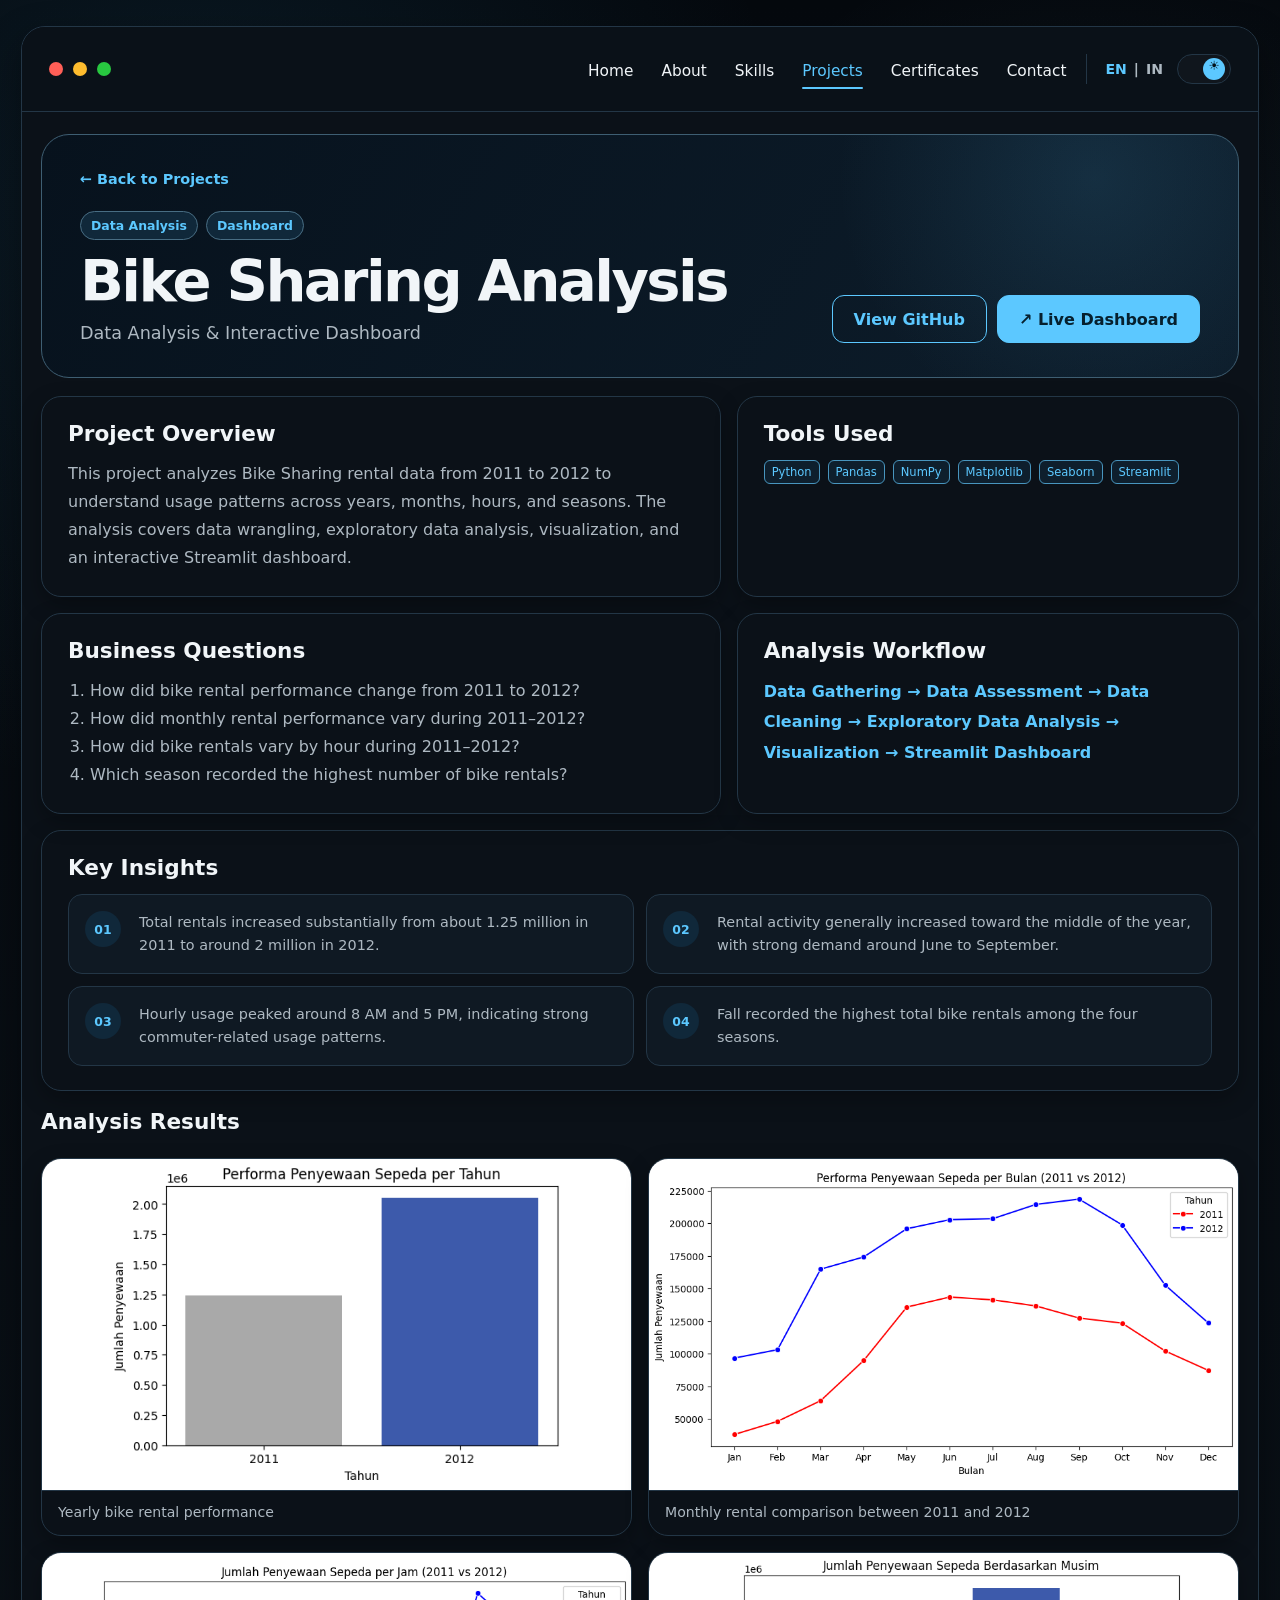
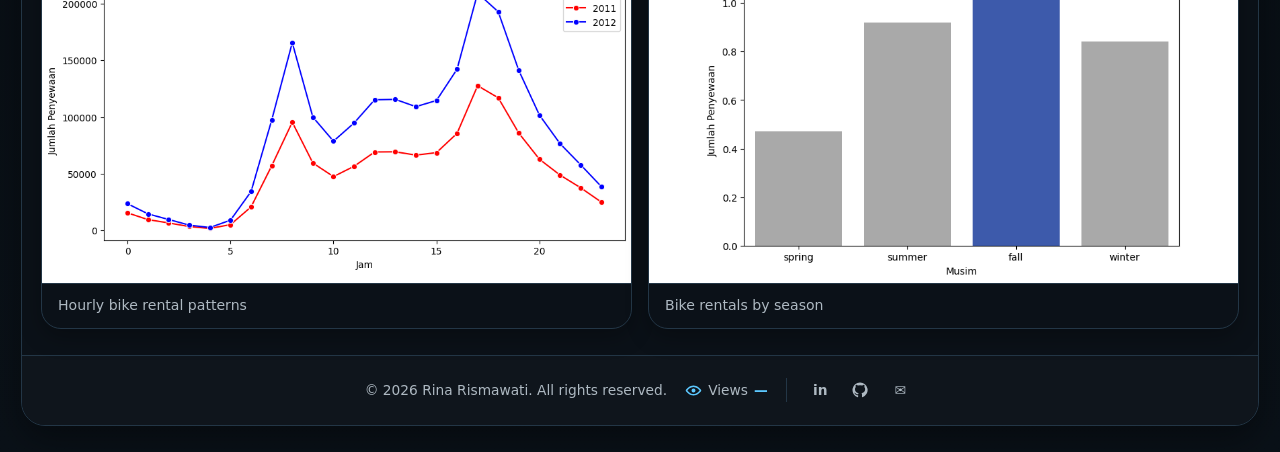
<file: project-bike-sharing.html>
<!DOCTYPE html>

<html lang="en">
<head>
<meta charset="utf-8"/>
<meta content="width=device-width, initial-scale=1.0" name="viewport"/>
<meta content="Bike Sharing Analysis project by Rina Rismawati" name="description"/>
<title>Rina Portfolio</title>
<link href="assets/icons/favicon.svg" rel="icon" type="image/svg+xml"/>
<script src="theme-init.js"></script>
<link href="style.css" rel="stylesheet"/>
<script defer="" src="script.js"></script>
</head>
<body>
<div class="site-shell">
<header class="site-header">
<nav aria-label="Main navigation" class="navbar">
<a aria-label="Home" class="brand-dots" href="index.html">
<span class="dot red"></span>
<span class="dot yellow"></span>
<span class="dot green"></span>
</a>
<div class="nav-links">
<a data-i18n="nav.home" href="index.html">Home</a>
<a data-i18n="nav.about" href="about.html">About</a>
<a data-i18n="nav.skills" href="skills.html">Skills</a>
<a class="active" data-i18n="nav.projects" href="project.html">Projects</a>
<a data-i18n="nav.certificates" href="sertification.html">Certificates</a>
<a data-i18n="nav.contact" href="contact.html">Contact</a>
</div>
<div class="nav-tools">
<div aria-label="Language switcher" class="language-switch">
<span aria-pressed="true" class="active" data-lang="en" role="button" tabindex="0">EN</span>
<span class="divider">|</span>
<span aria-pressed="false" class="inactive" data-lang="id" role="button" tabindex="0">IN</span>
</div>
<input aria-label="Toggle dark mode" class="theme-input" id="theme-toggle" type="checkbox"/>
<label class="theme-toggle" for="theme-toggle" title="Toggle light/dark mode">
<span class="theme-knob">☾</span>
</label>
</div>
</nav>
</header>
<main>
<section class="project-detail-hero">
<a class="project-back" data-i18n="bike.back" href="project.html">← Back to Projects</a>
<div class="project-detail-heading">
<div>
<div class="project-category"><span>Data Analysis</span><span>Dashboard</span></div>
<h1 data-i18n="bike.title">Bike Sharing Analysis</h1>
<p data-i18n="bike.subtitle">Data Analysis &amp; Interactive Dashboard</p>
</div>
<div class="project-detail-actions">
<a class="btn outline" data-i18n="bike.github" href="https://github.com/Rinarsm/Submission-Analisis-Data-Menggunakan-Python" rel="noopener noreferrer" target="_blank">View GitHub</a>
<a class="btn primary" data-i18n="bike.demo" href="https://rinarism.streamlit.app/" rel="noopener noreferrer" target="_blank">↗ Live Dashboard</a>
</div>
</div>
</section>
<section class="project-detail-grid">
<article class="card project-detail-card">
<h2 data-i18n="bike.overviewTitle">Project Overview</h2>
<p data-i18n="bike.overviewText">This project analyzes Bike Sharing rental data from 2011 to 2012 to understand usage patterns across years, months, hours, and seasons. The analysis covers data wrangling, exploratory data analysis, visualization, and an interactive Streamlit dashboard.</p>
</article>
<article class="card project-detail-card">
<h2 data-i18n="bike.toolsTitle">Tools Used</h2>
<div class="detail-tags"><span class="tag">Python</span><span class="tag">Pandas</span><span class="tag">NumPy</span><span class="tag">Matplotlib</span><span class="tag">Seaborn</span><span class="tag">Streamlit</span></div>
</article>
</section>
<section class="project-detail-grid">
<article class="card project-detail-card">
<h2 data-i18n="bike.questionsTitle">Business Questions</h2>
<ol class="detail-list">
<li data-i18n="bike.q1">How did bike rental performance change from 2011 to 2012?</li>
<li data-i18n="bike.q2">How did monthly rental performance vary during 2011–2012?</li>
<li data-i18n="bike.q3">How did bike rentals vary by hour during 2011–2012?</li>
<li data-i18n="bike.q4">Which season recorded the highest number of bike rentals?</li>
</ol>
</article>
<article class="card project-detail-card">
<h2 data-i18n="bike.workflowTitle">Analysis Workflow</h2>
<p class="workflow-line" data-i18n="bike.workflowText">Data Gathering → Data Assessment → Data Cleaning → Exploratory Data Analysis → Visualization → Streamlit Dashboard</p>
</article>
</section>
<section class="card project-insights">
<h2 data-i18n="bike.insightsTitle">Key Insights</h2>
<div class="insight-grid">
<div class="insight-item"><span>01</span><p data-i18n="bike.insight1">Total rentals increased substantially from about 1.25 million in 2011 to around 2 million in 2012.</p></div>
<div class="insight-item"><span>02</span><p data-i18n="bike.insight2">Rental activity generally increased toward the middle of the year, with strong demand around June to September.</p></div>
<div class="insight-item"><span>03</span><p data-i18n="bike.insight3">Hourly usage peaked around 8 AM and 5 PM, indicating strong commuter-related usage patterns.</p></div>
<div class="insight-item"><span>04</span><p data-i18n="bike.insight4">Fall recorded the highest total bike rentals among the four seasons.</p></div>
</div>
</section>
<section class="project-visual-section">
<div class="section-title-row">
<h2 data-i18n="bike.visualsTitle">Analysis Results</h2>
</div>
<div class="visual-grid">
<figure class="card visual-card">
<img alt="Bike rentals by year chart" src="assets/images/bike-yearly.png"/>
<figcaption data-i18n="bike.yearlyCaption">Yearly bike rental performance</figcaption>
</figure>
<figure class="card visual-card">
<img alt="Monthly Bike Sharing rental comparison chart" src="assets/images/bike-monthly.png"/>
<figcaption data-i18n="bike.monthlyCaption">Monthly rental comparison between 2011 and 2012</figcaption>
</figure>
<figure class="card visual-card">
<img alt="Hourly Bike Sharing rental pattern chart" src="assets/images/bike-hourly.png"/>
<figcaption data-i18n="bike.hourlyCaption">Hourly bike rental patterns</figcaption>
</figure>
<figure class="card visual-card">
<img alt="Bike rentals by season chart" src="assets/images/bike-season.png"/>
<figcaption data-i18n="bike.seasonCaption">Bike rentals by season</figcaption>
</figure>
</div>
</section>
</main>
<footer class="site-footer">
<div class="footer-inner">
<span data-i18n="footer.copy">© 2026 Rina Rismawati. All rights reserved.</span>
<span class="footer-views" title="Total portfolio views" aria-label="Total portfolio views"><svg viewBox="0 0 24 24" aria-hidden="true"><path d="M12 5c5.4 0 9.6 4.7 10.6 6a1.6 1.6 0 0 1 0 2c-1 1.3-5.2 6-10.6 6S2.4 14.3 1.4 13a1.6 1.6 0 0 1 0-2C2.4 9.7 6.6 5 12 5Zm0 2c-4.1 0-7.6 3.4-8.6 5 1 1.6 4.5 5 8.6 5s7.6-3.4 8.6-5c-1-1.6-4.5-5-8.6-5Zm0 2.2A2.8 2.8 0 1 1 12 14.8 2.8 2.8 0 0 1 12 9.2Z"/></svg><span data-i18n="footer.views">Views</span><strong data-site-view-count>—</strong></span>
<span class="footer-divider"></span>
<div aria-label="Social links" class="footer-socials">
<a href="https://www.linkedin.com/in/rinarsm17/" rel="noopener noreferrer" target="_blank" title="LinkedIn">in</a>
<a href="https://github.com/Rinarsm" rel="noopener noreferrer" target="_blank" title="GitHub"><svg viewBox="0 0 24 24" aria-hidden="true"><path d="M12 .7a11.3 11.3 0 0 0-3.6 22c.6.1.8-.3.8-.6v-2.2c-3.4.7-4.1-1.4-4.1-1.4-.5-1.4-1.3-1.8-1.3-1.8-1.1-.7.1-.7.1-.7 1.2.1 1.8 1.2 1.8 1.2 1.1 1.8 2.8 1.3 3.5 1 .1-.8.4-1.3.8-1.6-2.7-.3-5.5-1.4-5.5-6a4.7 4.7 0 0 1 1.2-3.2 4.4 4.4 0 0 1 .1-3.2s1-.3 3.3 1.2a11.3 11.3 0 0 1 6 0c2.3-1.5 3.3-1.2 3.3-1.2a4.4 4.4 0 0 1 .1 3.2 4.7 4.7 0 0 1 1.2 3.2c0 4.6-2.8 5.7-5.5 6 .4.4.8 1.1.8 2.2v3.3c0 .3.2.7.8.6A11.3 11.3 0 0 0 12 .7Z"/></svg></a>
<a href="mailto:rinarsm17@gmail.com" title="Email">✉</a>
</div>
</div>
</footer>
</div>
</body>
</html>
</file>
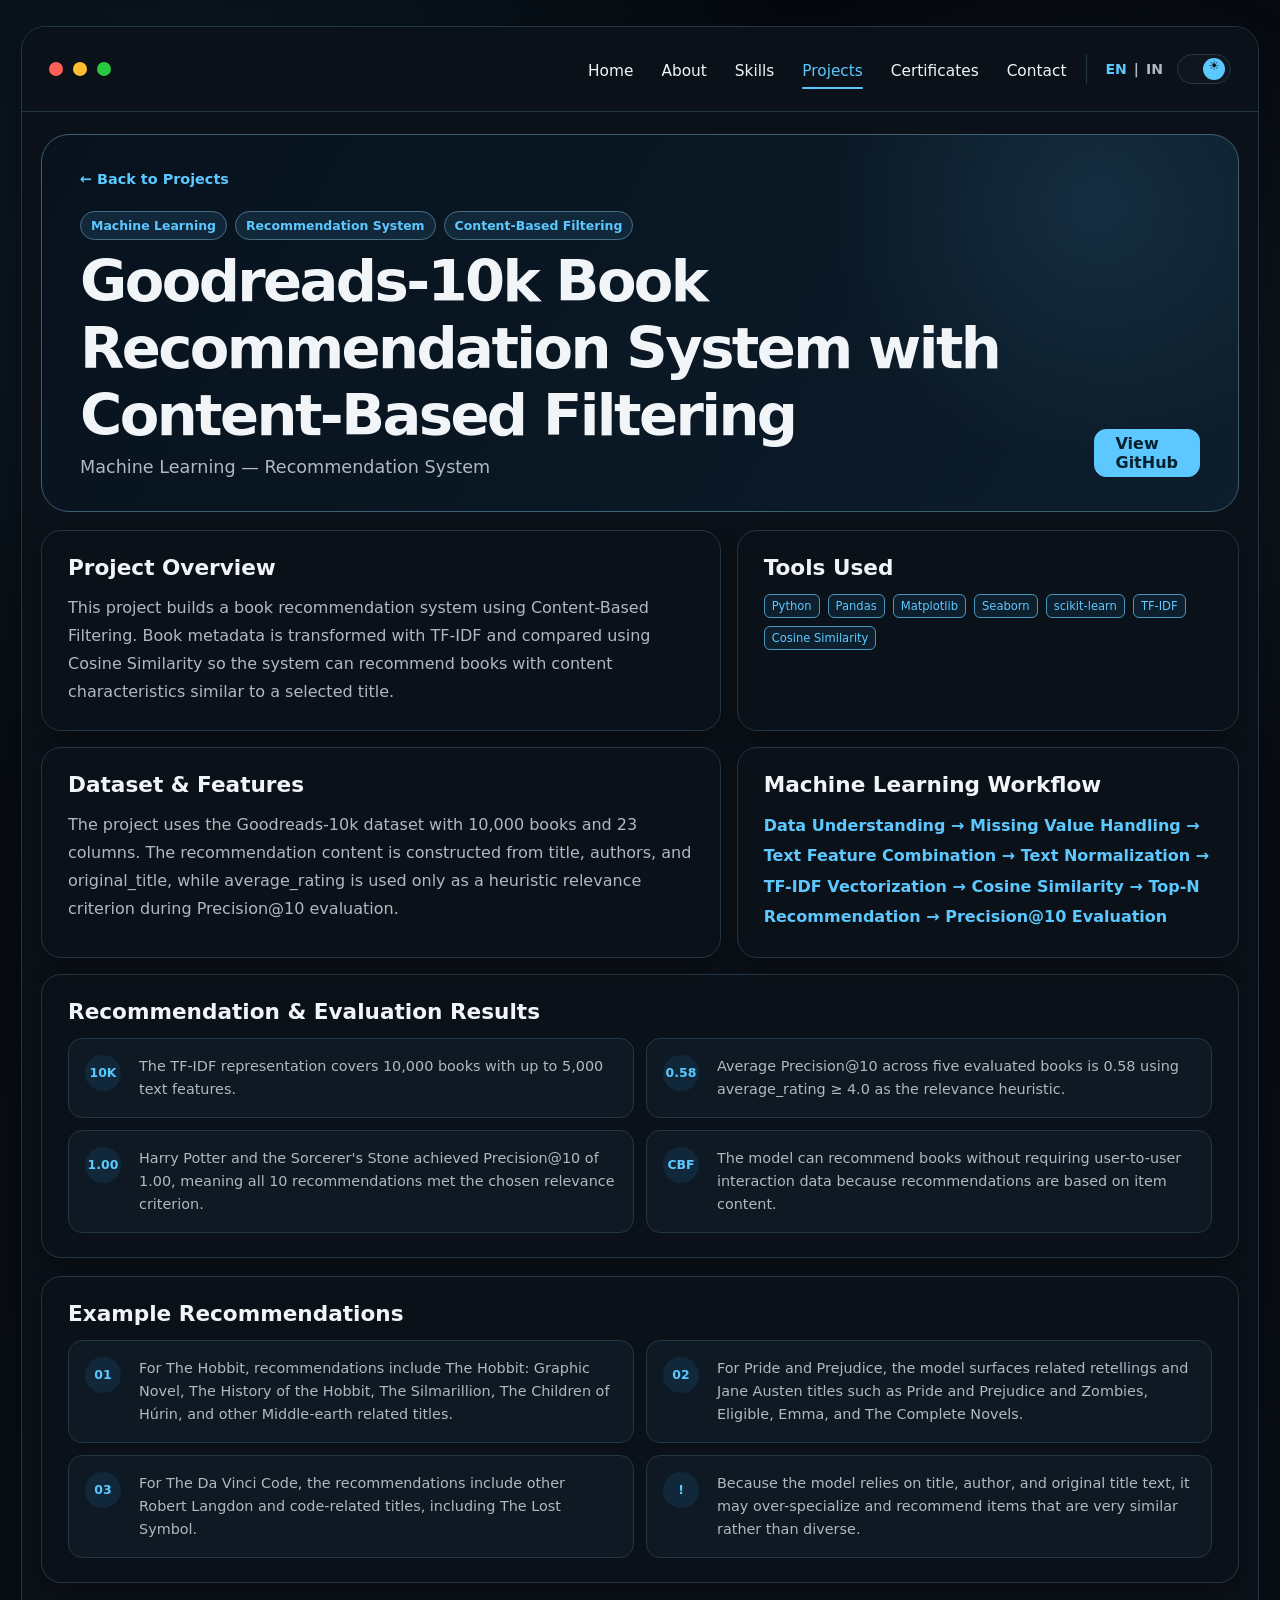
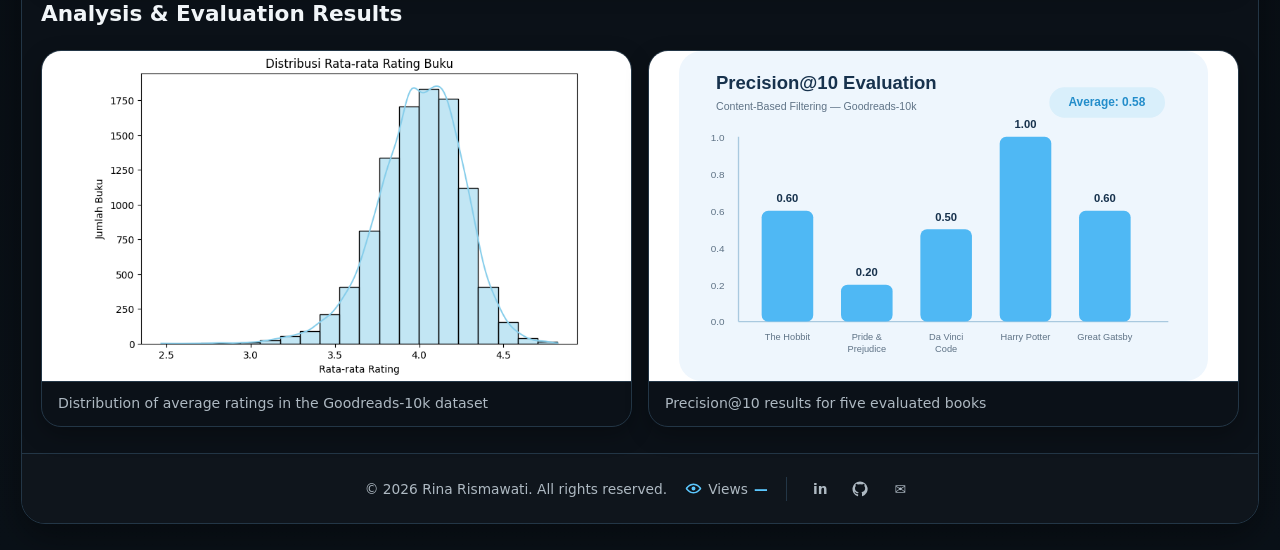
<file: project-book-cbf.html>
<!DOCTYPE html>

<html lang="en">
<head>
<meta charset="utf-8"/>
<meta content="width=device-width, initial-scale=1.0" name="viewport"/>
<meta content="Goodreads-10k book recommendation system using Content-Based Filtering by Rina Rismawati" name="description"/>
<title>Rina Portfolio</title>
<link href="assets/icons/favicon.svg" rel="icon" type="image/svg+xml"/>
<script src="theme-init.js"></script>
<link href="style.css" rel="stylesheet"/>
<script defer="" src="script.js"></script>
</head>
<body>
<div class="site-shell">
<header class="site-header">
<nav aria-label="Main navigation" class="navbar">
<a aria-label="Home" class="brand-dots" href="index.html"><span class="dot red"></span><span class="dot yellow"></span><span class="dot green"></span></a>
<div class="nav-links">
<a data-i18n="nav.home" href="index.html">Home</a><a data-i18n="nav.about" href="about.html">About</a><a data-i18n="nav.skills" href="skills.html">Skills</a><a class="active" data-i18n="nav.projects" href="project.html">Projects</a><a data-i18n="nav.certificates" href="sertification.html">Certificates</a><a data-i18n="nav.contact" href="contact.html">Contact</a>
</div>
<div class="nav-tools">
<div aria-label="Language switcher" class="language-switch"><span aria-pressed="true" class="active" data-lang="en" role="button" tabindex="0">EN</span><span class="divider">|</span><span aria-pressed="false" class="inactive" data-lang="id" role="button" tabindex="0">IN</span></div>
<input aria-label="Toggle dark mode" class="theme-input" id="theme-toggle" type="checkbox"/>
<label class="theme-toggle" for="theme-toggle" title="Toggle light/dark mode"><span class="theme-knob">☾</span></label>
</div>
</nav>
</header>
<main>
<section class="project-detail-hero">
<a class="project-back" data-i18n="bookcbf.back" href="project.html">← Back to Projects</a>
<div class="project-detail-heading">
<div>
<div class="project-category"><span>Machine Learning</span><span>Recommendation System</span><span>Content-Based Filtering</span></div>
<h1 data-i18n="bookcbf.title">Goodreads-10k Book Recommendation System with Content-Based Filtering</h1>
<p data-i18n="bookcbf.subtitle">Machine Learning — Recommendation System</p>
</div>
<div class="project-detail-actions">
<a class="btn primary" data-i18n="bookcbf.github" href="https://github.com/Rinarsm/Submission_Project_Kedua_Machine_Learning_Terapan" rel="noopener noreferrer" target="_blank">View GitHub</a>
</div>
</div>
</section>
<section class="project-detail-grid">
<article class="card project-detail-card">
<h2 data-i18n="bookcbf.overviewTitle">Project Overview</h2>
<p data-i18n="bookcbf.overviewText">This project builds a book recommendation system using Content-Based Filtering. Book metadata is transformed with TF-IDF and compared using Cosine Similarity so the system can recommend books with content characteristics similar to a selected title.</p>
</article>
<article class="card project-detail-card">
<h2 data-i18n="bookcbf.toolsTitle">Tools Used</h2>
<div class="detail-tags"><span class="tag">Python</span><span class="tag">Pandas</span><span class="tag">Matplotlib</span><span class="tag">Seaborn</span><span class="tag">scikit-learn</span><span class="tag">TF-IDF</span><span class="tag">Cosine Similarity</span></div>
</article>
</section>
<section class="project-detail-grid">
<article class="card project-detail-card">
<h2 data-i18n="bookcbf.datasetTitle">Dataset &amp; Features</h2>
<p data-i18n="bookcbf.datasetText">The project uses the Goodreads-10k dataset with 10,000 books and 23 columns. The recommendation content is constructed from title, authors, and original_title, while average_rating is used only as a heuristic relevance criterion during Precision@10 evaluation.</p>
</article>
<article class="card project-detail-card">
<h2 data-i18n="bookcbf.workflowTitle">Machine Learning Workflow</h2>
<p class="workflow-line" data-i18n="bookcbf.workflowText">Data Understanding → Missing Value Handling → Text Feature Combination → Text Normalization → TF-IDF Vectorization → Cosine Similarity → Top-N Recommendation → Precision@10 Evaluation</p>
</article>
</section>
<section class="card project-insights">
<h2 data-i18n="bookcbf.resultsTitle">Recommendation &amp; Evaluation Results</h2>
<div class="insight-grid">
<div class="insight-item"><span>10K</span><p data-i18n="bookcbf.result1">The TF-IDF representation covers 10,000 books with up to 5,000 text features.</p></div>
<div class="insight-item"><span>0.58</span><p data-i18n="bookcbf.result2">Average Precision@10 across five evaluated books is 0.58 using average_rating ≥ 4.0 as the relevance heuristic.</p></div>
<div class="insight-item"><span>1.00</span><p data-i18n="bookcbf.result3">Harry Potter and the Sorcerer's Stone achieved Precision@10 of 1.00, meaning all 10 recommendations met the chosen relevance criterion.</p></div>
<div class="insight-item"><span>CBF</span><p data-i18n="bookcbf.result4">The model can recommend books without requiring user-to-user interaction data because recommendations are based on item content.</p></div>
</div>
</section>
<section class="card project-insights">
<h2 data-i18n="bookcbf.examplesTitle">Example Recommendations</h2>
<div class="insight-grid">
<div class="insight-item"><span>01</span><p data-i18n="bookcbf.example1">For The Hobbit, recommendations include The Hobbit: Graphic Novel, The History of the Hobbit, The Silmarillion, The Children of Húrin, and other Middle-earth related titles.</p></div>
<div class="insight-item"><span>02</span><p data-i18n="bookcbf.example2">For Pride and Prejudice, the model surfaces related retellings and Jane Austen titles such as Pride and Prejudice and Zombies, Eligible, Emma, and The Complete Novels.</p></div>
<div class="insight-item"><span>03</span><p data-i18n="bookcbf.example3">For The Da Vinci Code, the recommendations include other Robert Langdon and code-related titles, including The Lost Symbol.</p></div>
<div class="insight-item"><span>!</span><p data-i18n="bookcbf.example4">Because the model relies on title, author, and original title text, it may over-specialize and recommend items that are very similar rather than diverse.</p></div>
</div>
</section>
<section class="project-visual-section">
<div class="section-title-row"><h2 data-i18n="bookcbf.visualsTitle">Analysis &amp; Evaluation Results</h2></div>
<div class="visual-grid">
<figure class="card visual-card"><img alt="Distribution of average book ratings" src="assets/images/book-rating-distribution.png"/><figcaption data-i18n="bookcbf.ratingCaption">Distribution of average ratings in the Goodreads-10k dataset</figcaption></figure>
<figure class="card visual-card"><img alt="Precision at 10 evaluation for selected books" src="assets/images/book-cbf-precision.svg"/><figcaption data-i18n="bookcbf.precisionCaption">Precision@10 results for five evaluated books</figcaption></figure>
</div>
</section>
</main>
<footer class="site-footer"><div class="footer-inner"><span data-i18n="footer.copy">© 2026 Rina Rismawati. All rights reserved.</span><span class="footer-views" title="Total portfolio views" aria-label="Total portfolio views"><svg viewBox="0 0 24 24" aria-hidden="true"><path d="M12 5c5.4 0 9.6 4.7 10.6 6a1.6 1.6 0 0 1 0 2c-1 1.3-5.2 6-10.6 6S2.4 14.3 1.4 13a1.6 1.6 0 0 1 0-2C2.4 9.7 6.6 5 12 5Zm0 2c-4.1 0-7.6 3.4-8.6 5 1 1.6 4.5 5 8.6 5s7.6-3.4 8.6-5c-1-1.6-4.5-5-8.6-5Zm0 2.2A2.8 2.8 0 1 1 12 14.8 2.8 2.8 0 0 1 12 9.2Z"/></svg><span data-i18n="footer.views">Views</span><strong data-site-view-count>—</strong></span><span class="footer-divider"></span><div aria-label="Social links" class="footer-socials"><a href="https://www.linkedin.com/in/rinarsm17/" rel="noopener noreferrer" target="_blank" title="LinkedIn">in</a><a href="https://github.com/Rinarsm" rel="noopener noreferrer" target="_blank" title="GitHub"><svg viewBox="0 0 24 24" aria-hidden="true"><path d="M12 .7a11.3 11.3 0 0 0-3.6 22c.6.1.8-.3.8-.6v-2.2c-3.4.7-4.1-1.4-4.1-1.4-.5-1.4-1.3-1.8-1.3-1.8-1.1-.7.1-.7.1-.7 1.2.1 1.8 1.2 1.8 1.2 1.1 1.8 2.8 1.3 3.5 1 .1-.8.4-1.3.8-1.6-2.7-.3-5.5-1.4-5.5-6a4.7 4.7 0 0 1 1.2-3.2 4.4 4.4 0 0 1 .1-3.2s1-.3 3.3 1.2a11.3 11.3 0 0 1 6 0c2.3-1.5 3.3-1.2 3.3-1.2a4.4 4.4 0 0 1 .1 3.2 4.7 4.7 0 0 1 1.2 3.2c0 4.6-2.8 5.7-5.5 6 .4.4.8 1.1.8 2.2v3.3c0 .3.2.7.8.6A11.3 11.3 0 0 0 12 .7Z"/></svg></a><a href="mailto:rinarsm17@gmail.com" title="Email">✉</a></div></div></footer>
</div>
</body>
</html>
</file>
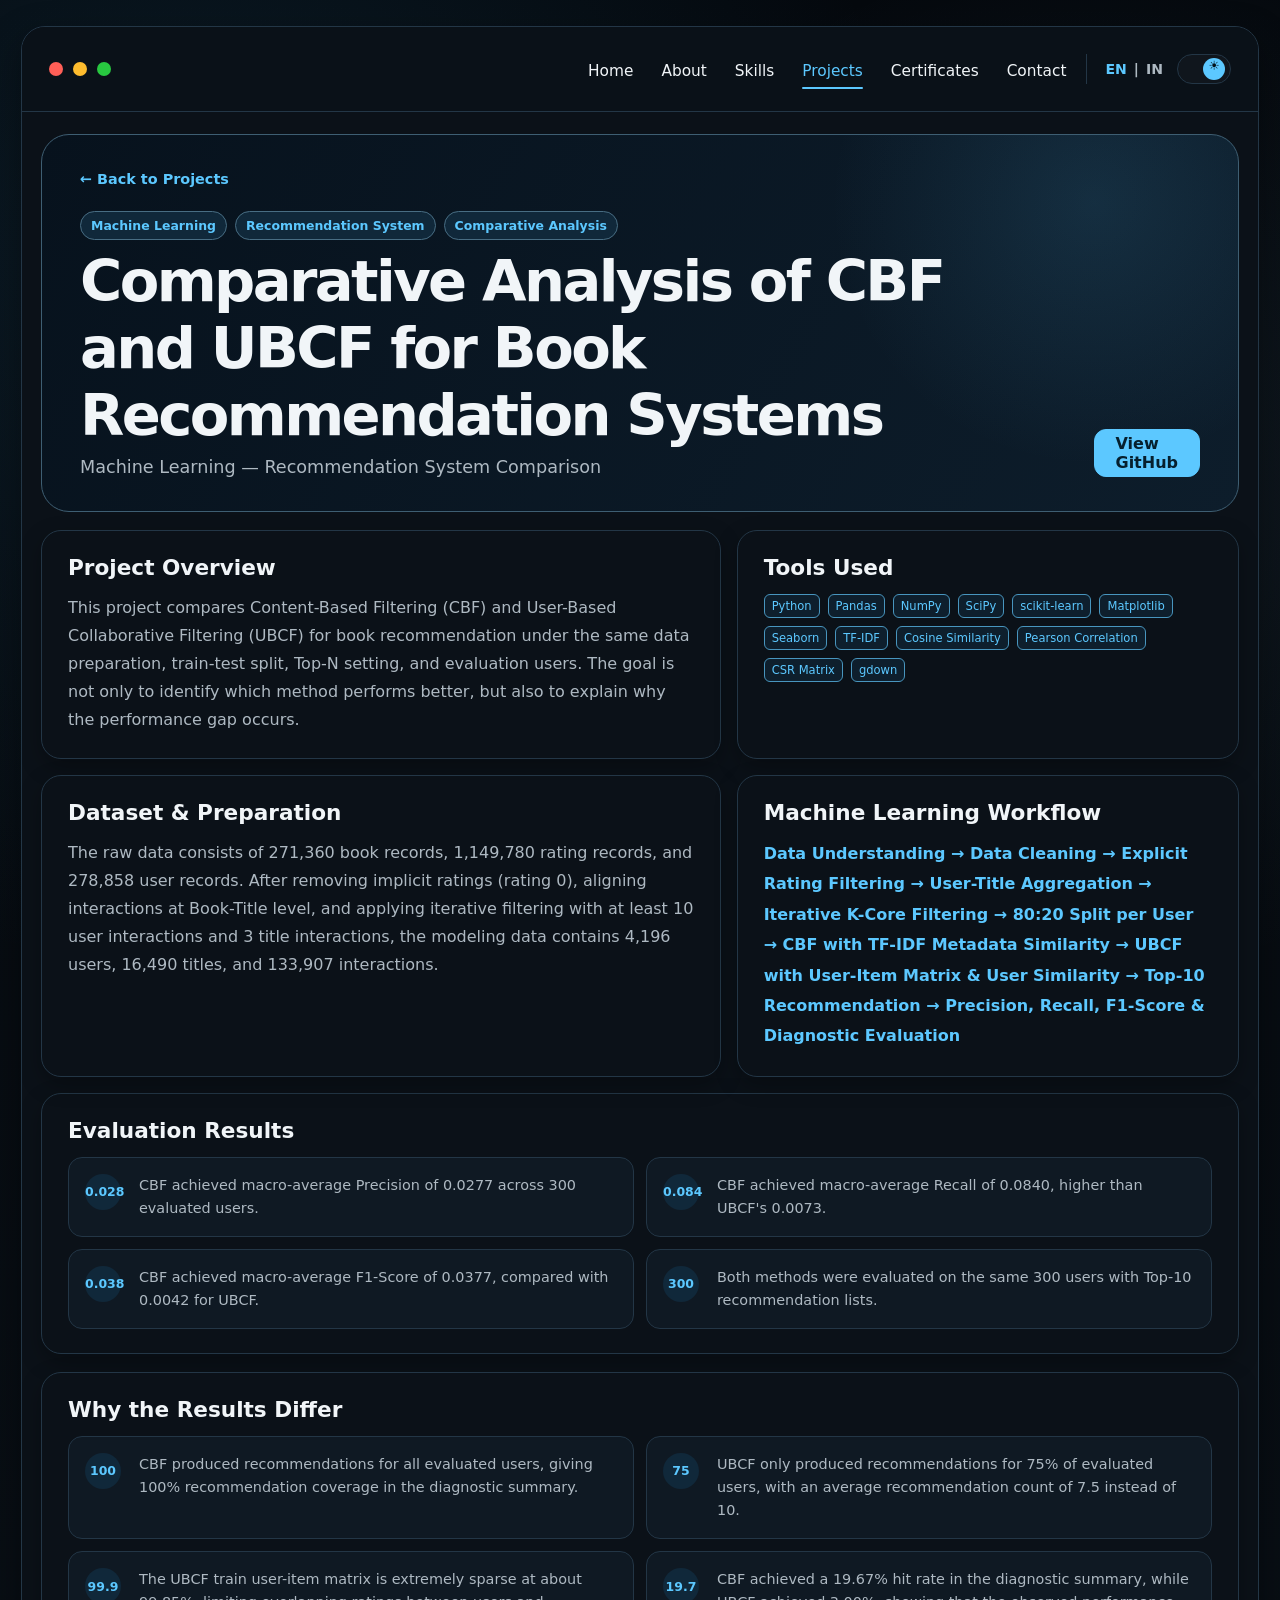
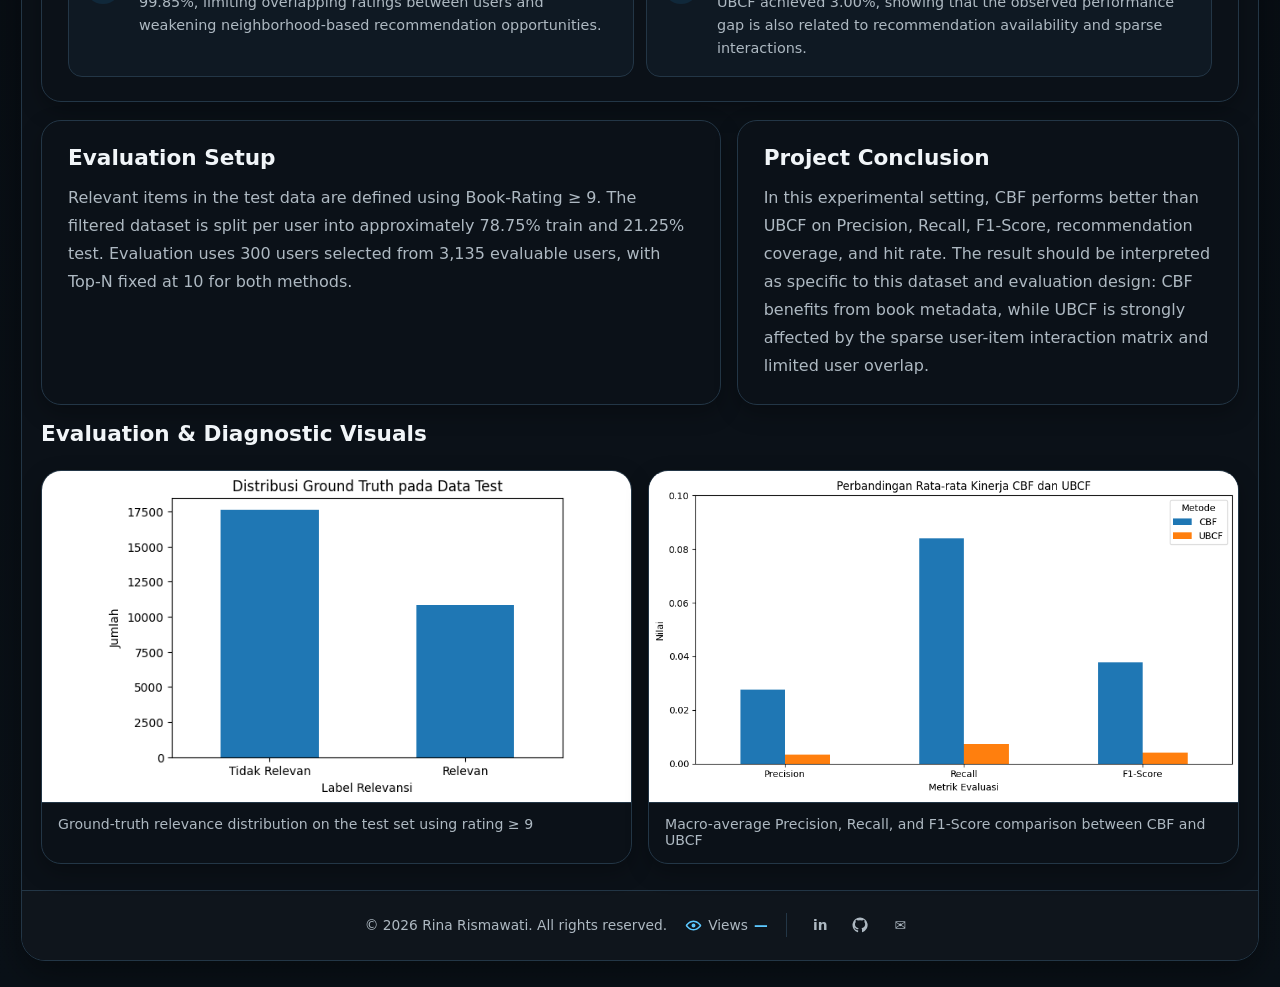
<file: project-cbf-ubcf-comparison.html>
<!DOCTYPE html>

<html lang="en">
<head>
<meta charset="utf-8"/>
<meta content="width=device-width, initial-scale=1.0" name="viewport"/>
<meta content="Comparative analysis of Content-Based Filtering and User-Based Collaborative Filtering for book recommendation systems by Rina Rismawati" name="description"/>
<title>Rina Portfolio</title>
<link href="assets/icons/favicon.svg" rel="icon" type="image/svg+xml"/>
<script src="theme-init.js"></script>
<link href="style.css" rel="stylesheet"/>
<script defer="" src="script.js"></script>
</head>
<body>
<div class="site-shell">
<header class="site-header">
<nav aria-label="Main navigation" class="navbar">
<a aria-label="Home" class="brand-dots" href="index.html"><span class="dot red"></span><span class="dot yellow"></span><span class="dot green"></span></a>
<div class="nav-links">
<a data-i18n="nav.home" href="index.html">Home</a><a data-i18n="nav.about" href="about.html">About</a><a data-i18n="nav.skills" href="skills.html">Skills</a><a class="active" data-i18n="nav.projects" href="project.html">Projects</a><a data-i18n="nav.certificates" href="sertification.html">Certificates</a><a data-i18n="nav.contact" href="contact.html">Contact</a>
</div>
<div class="nav-tools">
<div aria-label="Language switcher" class="language-switch"><span aria-pressed="true" class="active" data-lang="en" role="button" tabindex="0">EN</span><span class="divider">|</span><span aria-pressed="false" class="inactive" data-lang="id" role="button" tabindex="0">IN</span></div>
<input aria-label="Toggle dark mode" class="theme-input" id="theme-toggle" type="checkbox"/>
<label class="theme-toggle" for="theme-toggle" title="Toggle light/dark mode"><span class="theme-knob">☾</span></label>
</div>
</nav>
</header>
<main>
<section class="project-detail-hero">
<a class="project-back" data-i18n="cbfubcf.back" href="project.html">← Back to Projects</a>
<div class="project-detail-heading">
<div>
<div class="project-category"><span>Machine Learning</span><span>Recommendation System</span><span>Comparative Analysis</span></div>
<h1 data-i18n="cbfubcf.title">Comparative Analysis of CBF and UBCF for Book Recommendation Systems</h1>
<p data-i18n="cbfubcf.subtitle">Machine Learning — Recommendation System Comparison</p>
</div>
<div class="project-detail-actions">
<a class="btn primary" data-i18n="cbfubcf.github" href="https://github.com/Rinarsm/Perbandingan-metode-CBF-dan-UBCF-pada-sistem-rekomendasi-buku" rel="noopener noreferrer" target="_blank">View GitHub</a>
</div>
</div>
</section>
<section class="project-detail-grid">
<article class="card project-detail-card">
<h2 data-i18n="cbfubcf.overviewTitle">Project Overview</h2>
<p data-i18n="cbfubcf.overviewText">This project compares Content-Based Filtering (CBF) and User-Based Collaborative Filtering (UBCF) for book recommendation under the same data preparation, train-test split, Top-N setting, and evaluation users. The goal is not only to identify which method performs better, but also to explain why the performance gap occurs.</p>
</article>
<article class="card project-detail-card">
<h2 data-i18n="cbfubcf.toolsTitle">Tools Used</h2>
<div class="detail-tags"><span class="tag">Python</span><span class="tag">Pandas</span><span class="tag">NumPy</span><span class="tag">SciPy</span><span class="tag">scikit-learn</span><span class="tag">Matplotlib</span><span class="tag">Seaborn</span><span class="tag">TF-IDF</span><span class="tag">Cosine Similarity</span><span class="tag">Pearson Correlation</span><span class="tag">CSR Matrix</span><span class="tag">gdown</span></div>
</article>
</section>
<section class="project-detail-grid">
<article class="card project-detail-card">
<h2 data-i18n="cbfubcf.datasetTitle">Dataset &amp; Preparation</h2>
<p data-i18n="cbfubcf.datasetText">The raw data consists of 271,360 book records, 1,149,780 rating records, and 278,858 user records. After removing implicit ratings (rating 0), aligning interactions at Book-Title level, and applying iterative filtering with at least 10 user interactions and 3 title interactions, the modeling data contains 4,196 users, 16,490 titles, and 133,907 interactions.</p>
</article>
<article class="card project-detail-card">
<h2 data-i18n="cbfubcf.workflowTitle">Machine Learning Workflow</h2>
<p class="workflow-line" data-i18n="cbfubcf.workflowText">Data Understanding → Data Cleaning → Explicit Rating Filtering → User-Title Aggregation → Iterative K-Core Filtering → 80:20 Split per User → CBF with TF-IDF Metadata Similarity → UBCF with User-Item Matrix &amp; User Similarity → Top-10 Recommendation → Precision, Recall, F1-Score &amp; Diagnostic Evaluation</p>
</article>
</section>
<section class="card project-insights">
<h2 data-i18n="cbfubcf.resultsTitle">Evaluation Results</h2>
<div class="insight-grid">
<div class="insight-item"><span>0.028</span><p data-i18n="cbfubcf.result1">CBF achieved macro-average Precision of 0.0277 across 300 evaluated users.</p></div>
<div class="insight-item"><span>0.084</span><p data-i18n="cbfubcf.result2">CBF achieved macro-average Recall of 0.0840, higher than UBCF's 0.0073.</p></div>
<div class="insight-item"><span>0.038</span><p data-i18n="cbfubcf.result3">CBF achieved macro-average F1-Score of 0.0377, compared with 0.0042 for UBCF.</p></div>
<div class="insight-item"><span>300</span><p data-i18n="cbfubcf.result4">Both methods were evaluated on the same 300 users with Top-10 recommendation lists.</p></div>
</div>
</section>
<section class="card project-insights">
<h2 data-i18n="cbfubcf.diagnosticTitle">Why the Results Differ</h2>
<div class="insight-grid">
<div class="insight-item"><span>100</span><p data-i18n="cbfubcf.diagnostic1">CBF produced recommendations for all evaluated users, giving 100% recommendation coverage in the diagnostic summary.</p></div>
<div class="insight-item"><span>75</span><p data-i18n="cbfubcf.diagnostic2">UBCF only produced recommendations for 75% of evaluated users, with an average recommendation count of 7.5 instead of 10.</p></div>
<div class="insight-item"><span>99.9</span><p data-i18n="cbfubcf.diagnostic3">The UBCF train user-item matrix is extremely sparse at about 99.85%, limiting overlapping ratings between users and weakening neighborhood-based recommendation opportunities.</p></div>
<div class="insight-item"><span>19.7</span><p data-i18n="cbfubcf.diagnostic4">CBF achieved a 19.67% hit rate in the diagnostic summary, while UBCF achieved 3.00%, showing that the observed performance gap is also related to recommendation availability and sparse interactions.</p></div>
</div>
</section>
<section class="project-detail-grid">
<article class="card project-detail-card">
<h2 data-i18n="cbfubcf.evalSetupTitle">Evaluation Setup</h2>
<p data-i18n="cbfubcf.evalSetupText">Relevant items in the test data are defined using Book-Rating ≥ 9. The filtered dataset is split per user into approximately 78.75% train and 21.25% test. Evaluation uses 300 users selected from 3,135 evaluable users, with Top-N fixed at 10 for both methods.</p>
</article>
<article class="card project-detail-card">
<h2 data-i18n="cbfubcf.conclusionTitle">Project Conclusion</h2>
<p data-i18n="cbfubcf.conclusionText">In this experimental setting, CBF performs better than UBCF on Precision, Recall, F1-Score, recommendation coverage, and hit rate. The result should be interpreted as specific to this dataset and evaluation design: CBF benefits from book metadata, while UBCF is strongly affected by the sparse user-item interaction matrix and limited user overlap.</p>
</article>
</section>
<section class="project-visual-section">
<div class="section-title-row"><h2 data-i18n="cbfubcf.visualsTitle">Evaluation &amp; Diagnostic Visuals</h2></div>
<div class="visual-grid">
<figure class="card visual-card"><img alt="Ground truth relevance distribution in the test data" src="assets/images/cbf-ubcf-ground-truth.png"/><figcaption data-i18n="cbfubcf.groundTruthCaption">Ground-truth relevance distribution on the test set using rating ≥ 9</figcaption></figure>
<figure class="card visual-card"><img alt="Average CBF and UBCF recommendation metrics" src="assets/images/cbf-ubcf-evaluation.png"/><figcaption data-i18n="cbfubcf.evaluationCaption">Macro-average Precision, Recall, and F1-Score comparison between CBF and UBCF</figcaption></figure>
</div>
</section>
</main>
<footer class="site-footer"><div class="footer-inner"><span data-i18n="footer.copy">© 2026 Rina Rismawati. All rights reserved.</span><span class="footer-views" title="Total portfolio views" aria-label="Total portfolio views"><svg viewBox="0 0 24 24" aria-hidden="true"><path d="M12 5c5.4 0 9.6 4.7 10.6 6a1.6 1.6 0 0 1 0 2c-1 1.3-5.2 6-10.6 6S2.4 14.3 1.4 13a1.6 1.6 0 0 1 0-2C2.4 9.7 6.6 5 12 5Zm0 2c-4.1 0-7.6 3.4-8.6 5 1 1.6 4.5 5 8.6 5s7.6-3.4 8.6-5c-1-1.6-4.5-5-8.6-5Zm0 2.2A2.8 2.8 0 1 1 12 14.8 2.8 2.8 0 0 1 12 9.2Z"/></svg><span data-i18n="footer.views">Views</span><strong data-site-view-count>—</strong></span><span class="footer-divider"></span><div aria-label="Social links" class="footer-socials"><a href="https://www.linkedin.com/in/rinarsm17/" rel="noopener noreferrer" target="_blank" title="LinkedIn">in</a><a href="https://github.com/Rinarsm" rel="noopener noreferrer" target="_blank" title="GitHub"><svg viewBox="0 0 24 24" aria-hidden="true"><path d="M12 .7a11.3 11.3 0 0 0-3.6 22c.6.1.8-.3.8-.6v-2.2c-3.4.7-4.1-1.4-4.1-1.4-.5-1.4-1.3-1.8-1.3-1.8-1.1-.7.1-.7.1-.7 1.2.1 1.8 1.2 1.8 1.2 1.1 1.8 2.8 1.3 3.5 1 .1-.8.4-1.3.8-1.6-2.7-.3-5.5-1.4-5.5-6a4.7 4.7 0 0 1 1.2-3.2 4.4 4.4 0 0 1 .1-3.2s1-.3 3.3 1.2a11.3 11.3 0 0 1 6 0c2.3-1.5 3.3-1.2 3.3-1.2a4.4 4.4 0 0 1 .1 3.2 4.7 4.7 0 0 1 1.2 3.2c0 4.6-2.8 5.7-5.5 6 .4.4.8 1.1.8 2.2v3.3c0 .3.2.7.8.6A11.3 11.3 0 0 0 12 .7Z"/></svg></a><a href="mailto:rinarsm17@gmail.com" title="Email">✉</a></div></div></footer>
</div>
</body>
</html>
</file>
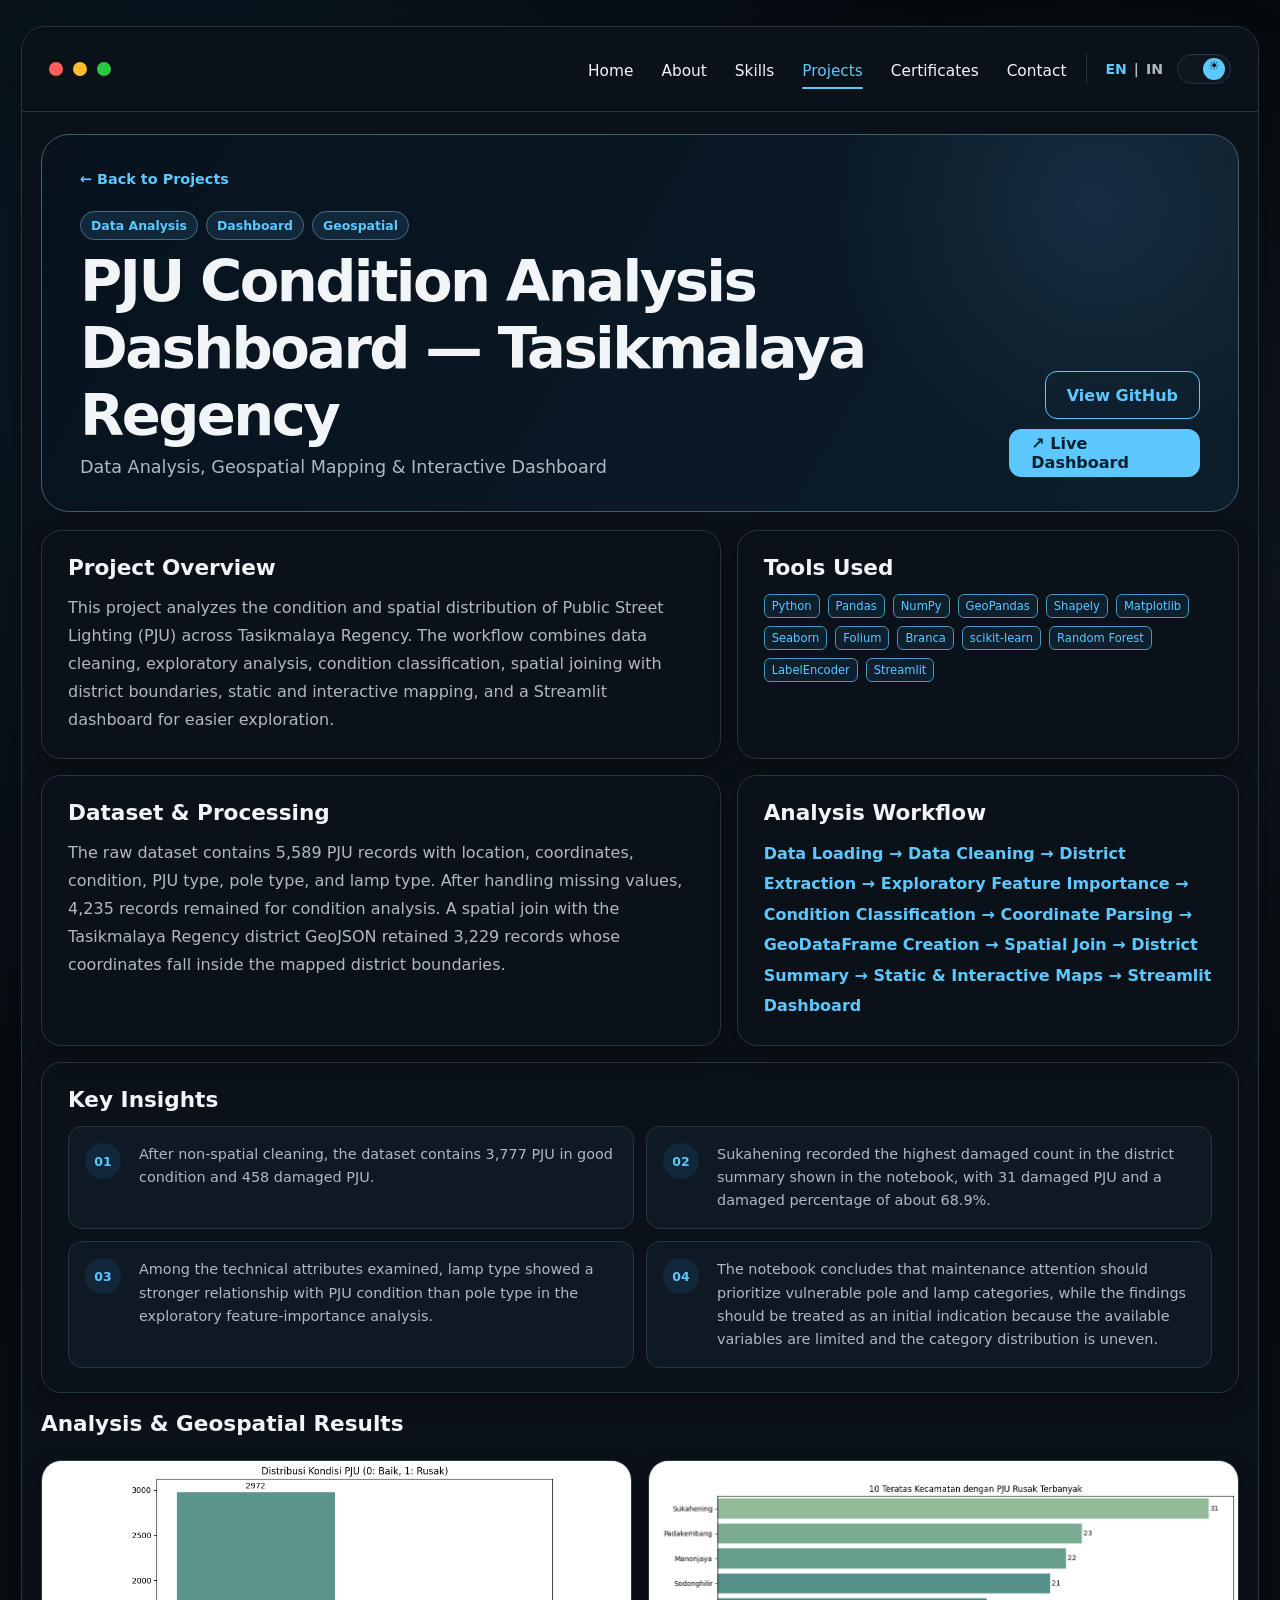
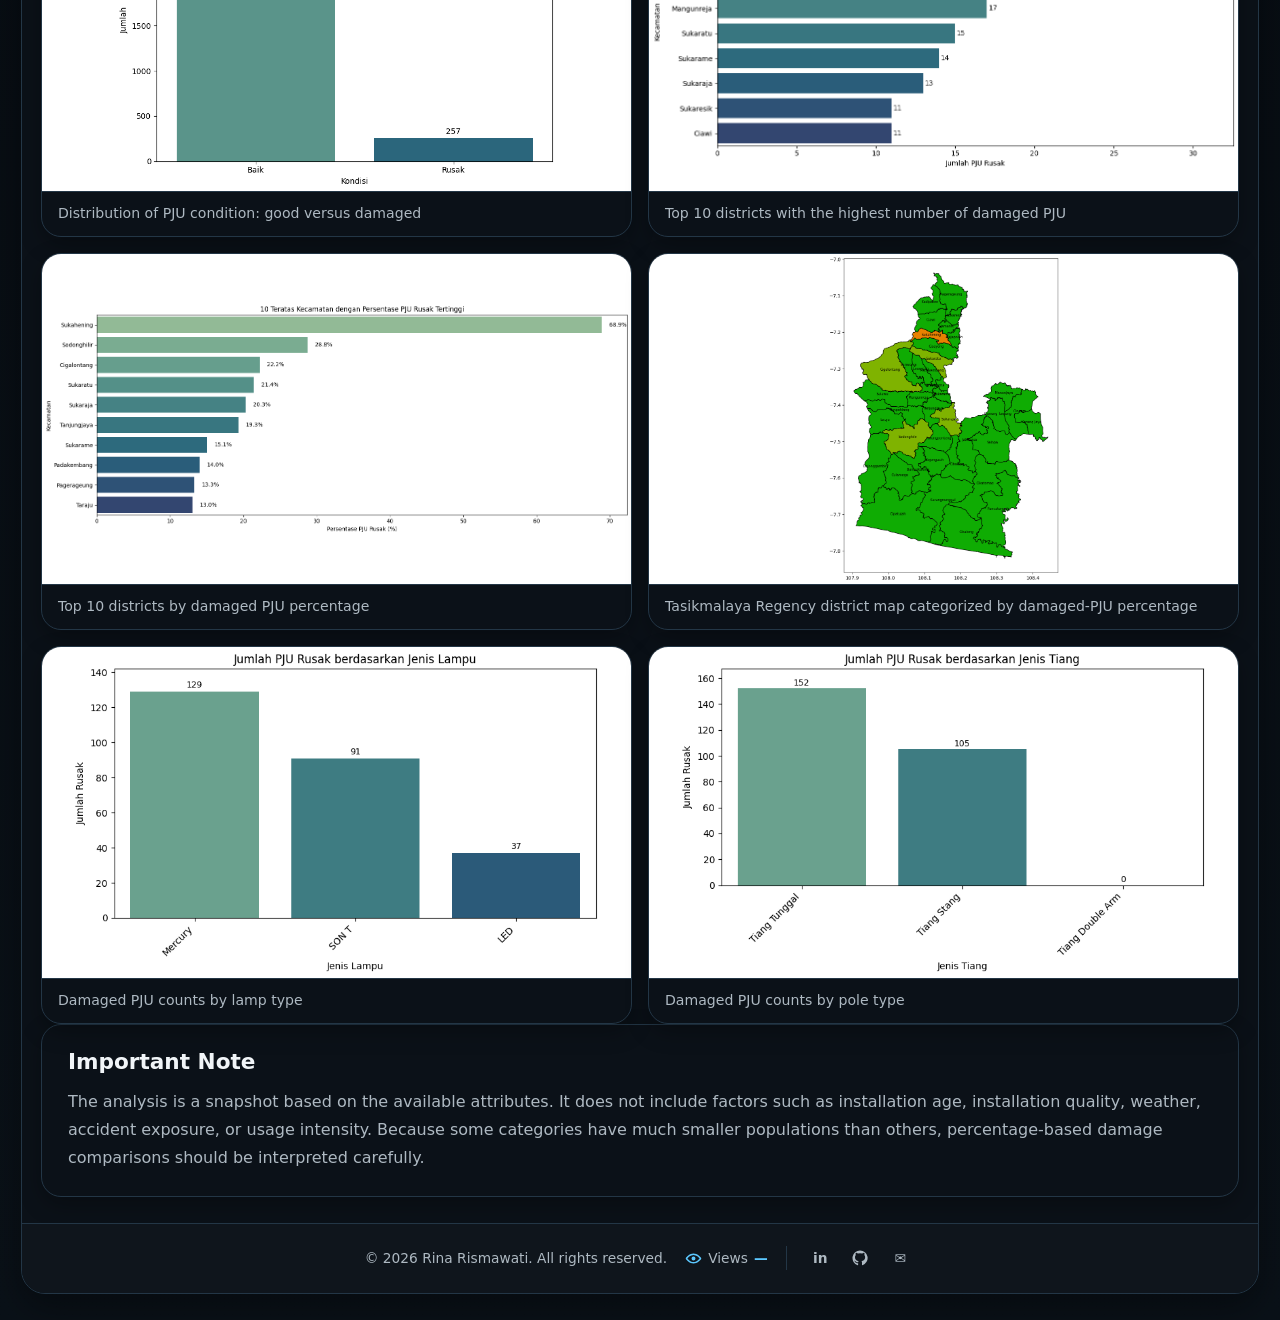
<file: project-pju-tasikmalaya.html>
<!DOCTYPE html>

<html lang="en">
<head>
<meta charset="utf-8"/>
<meta content="width=device-width, initial-scale=1.0" name="viewport"/>
<meta content="PJU Condition Analysis Dashboard project by Rina Rismawati" name="description"/>
<title>Rina Portfolio</title>
<link href="assets/icons/favicon.svg" rel="icon" type="image/svg+xml"/>
<script src="theme-init.js"></script>
<link href="style.css" rel="stylesheet"/>
<script defer="" src="script.js"></script>
</head>
<body>
<div class="site-shell">
<header class="site-header">
<nav aria-label="Main navigation" class="navbar">
<a aria-label="Home" class="brand-dots" href="index.html">
<span class="dot red"></span>
<span class="dot yellow"></span>
<span class="dot green"></span>
</a>
<div class="nav-links">
<a data-i18n="nav.home" href="index.html">Home</a>
<a data-i18n="nav.about" href="about.html">About</a>
<a data-i18n="nav.skills" href="skills.html">Skills</a>
<a class="active" data-i18n="nav.projects" href="project.html">Projects</a>
<a data-i18n="nav.certificates" href="sertification.html">Certificates</a>
<a data-i18n="nav.contact" href="contact.html">Contact</a>
</div>
<div class="nav-tools">
<div aria-label="Language switcher" class="language-switch">
<span aria-pressed="true" class="active" data-lang="en" role="button" tabindex="0">EN</span>
<span class="divider">|</span>
<span aria-pressed="false" class="inactive" data-lang="id" role="button" tabindex="0">IN</span>
</div>
<input aria-label="Toggle dark mode" class="theme-input" id="theme-toggle" type="checkbox"/>
<label class="theme-toggle" for="theme-toggle" title="Toggle light/dark mode">
<span class="theme-knob">☾</span>
</label>
</div>
</nav>
</header>
<main>
<section class="project-detail-hero">
<a class="project-back" data-i18n="pju.back" href="project.html">← Back to Projects</a>
<div class="project-detail-heading">
<div>
<div class="project-category"><span>Data Analysis</span><span>Dashboard</span><span>Geospatial</span></div>
<h1 data-i18n="pju.title">PJU Condition Analysis Dashboard — Tasikmalaya Regency</h1>
<p data-i18n="pju.subtitle">Data Analysis, Geospatial Mapping &amp; Interactive Dashboard</p>
</div>
<div class="project-detail-actions">
<a class="btn outline" data-i18n="pju.github" href="https://github.com/Rinarsm/Project_KP_FIX" rel="noopener noreferrer" target="_blank">View GitHub</a>
<a class="btn primary" data-i18n="pju.demo" href="https://pjukabtasik.streamlit.app/" rel="noopener noreferrer" target="_blank">↗ Live Dashboard</a>
</div>
</div>
</section>
<section class="project-detail-grid">
<article class="card project-detail-card">
<h2 data-i18n="pju.overviewTitle">Project Overview</h2>
<p data-i18n="pju.overviewText">This project analyzes the condition and spatial distribution of Public Street Lighting (PJU) across Tasikmalaya Regency. The workflow combines data cleaning, exploratory analysis, condition classification, spatial joining with district boundaries, static and interactive mapping, and a Streamlit dashboard for easier exploration.</p>
</article>
<article class="card project-detail-card">
<h2 data-i18n="pju.toolsTitle">Tools Used</h2>
<div class="detail-tags"><span class="tag">Python</span><span class="tag">Pandas</span><span class="tag">NumPy</span><span class="tag">GeoPandas</span><span class="tag">Shapely</span><span class="tag">Matplotlib</span><span class="tag">Seaborn</span><span class="tag">Folium</span><span class="tag">Branca</span><span class="tag">scikit-learn</span><span class="tag">Random Forest</span><span class="tag">LabelEncoder</span><span class="tag">Streamlit</span></div>
</article>
</section>
<section class="project-detail-grid">
<article class="card project-detail-card">
<h2 data-i18n="pju.datasetTitle">Dataset &amp; Processing</h2>
<p data-i18n="pju.datasetText">The raw dataset contains 5,589 PJU records with location, coordinates, condition, PJU type, pole type, and lamp type. After handling missing values, 4,235 records remained for condition analysis. A spatial join with the Tasikmalaya Regency district GeoJSON retained 3,229 records whose coordinates fall inside the mapped district boundaries.</p>
</article>
<article class="card project-detail-card">
<h2 data-i18n="pju.workflowTitle">Analysis Workflow</h2>
<p class="workflow-line" data-i18n="pju.workflowText">Data Loading → Data Cleaning → District Extraction → Exploratory Feature Importance → Condition Classification → Coordinate Parsing → GeoDataFrame Creation → Spatial Join → District Summary → Static &amp; Interactive Maps → Streamlit Dashboard</p>
</article>
</section>
<section class="card project-insights">
<h2 data-i18n="pju.insightsTitle">Key Insights</h2>
<div class="insight-grid">
<div class="insight-item"><span>01</span><p data-i18n="pju.insight1">After non-spatial cleaning, the dataset contains 3,777 PJU in good condition and 458 damaged PJU.</p></div>
<div class="insight-item"><span>02</span><p data-i18n="pju.insight2">Sukahening recorded the highest damaged count in the district summary shown in the notebook, with 31 damaged PJU and a damaged percentage of about 68.9%.</p></div>
<div class="insight-item"><span>03</span><p data-i18n="pju.insight3">Among the technical attributes examined, lamp type showed a stronger relationship with PJU condition than pole type in the exploratory feature-importance analysis.</p></div>
<div class="insight-item"><span>04</span><p data-i18n="pju.insight4">The notebook concludes that maintenance attention should prioritize vulnerable pole and lamp categories, while the findings should be treated as an initial indication because the available variables are limited and the category distribution is uneven.</p></div>
</div>
</section>
<section class="project-visual-section">
<div class="section-title-row">
<h2 data-i18n="pju.visualsTitle">Analysis &amp; Geospatial Results</h2>
</div>
<div class="visual-grid">
<figure class="card visual-card">
<img alt="Distribution of good and damaged PJU" src="assets/images/pju-condition-distribution.png"/>
<figcaption data-i18n="pju.conditionCaption">Distribution of PJU condition: good versus damaged</figcaption>
</figure>
<figure class="card visual-card">
<img alt="Top ten districts with the most damaged PJU" src="assets/images/pju-top10-damaged.png"/>
<figcaption data-i18n="pju.top10Caption">Top 10 districts with the highest number of damaged PJU</figcaption>
</figure>
<figure class="card visual-card">
<img alt="Top ten districts by damaged PJU percentage" src="assets/images/pju-top10-damaged-percentage.png"/>
<figcaption data-i18n="pju.percentCaption">Top 10 districts by damaged PJU percentage</figcaption>
</figure>
<figure class="card visual-card">
<img alt="Tasikmalaya Regency map colored by damaged PJU category" src="assets/images/pju-tasik-map.png"/>
<figcaption data-i18n="pju.mapCaption">Tasikmalaya Regency district map categorized by damaged-PJU percentage</figcaption>
</figure>
<figure class="card visual-card">
<img alt="Damaged PJU by lamp type" src="assets/images/pju-damaged-by-lamp.png"/>
<figcaption data-i18n="pju.lampCaption">Damaged PJU counts by lamp type</figcaption>
</figure>
<figure class="card visual-card">
<img alt="Damaged PJU by pole type" src="assets/images/pju-damaged-by-pole.png"/>
<figcaption data-i18n="pju.poleCaption">Damaged PJU counts by pole type</figcaption>
</figure>
</div>
</section>
<section class="card project-detail-card">
<h2 data-i18n="pju.limitationsTitle">Important Note</h2>
<p data-i18n="pju.limitationsText">The analysis is a snapshot based on the available attributes. It does not include factors such as installation age, installation quality, weather, accident exposure, or usage intensity. Because some categories have much smaller populations than others, percentage-based damage comparisons should be interpreted carefully.</p>
</section>
</main>
<footer class="site-footer">
<div class="footer-inner">
<span data-i18n="footer.copy">© 2026 Rina Rismawati. All rights reserved.</span>
<span class="footer-views" title="Total portfolio views" aria-label="Total portfolio views"><svg viewBox="0 0 24 24" aria-hidden="true"><path d="M12 5c5.4 0 9.6 4.7 10.6 6a1.6 1.6 0 0 1 0 2c-1 1.3-5.2 6-10.6 6S2.4 14.3 1.4 13a1.6 1.6 0 0 1 0-2C2.4 9.7 6.6 5 12 5Zm0 2c-4.1 0-7.6 3.4-8.6 5 1 1.6 4.5 5 8.6 5s7.6-3.4 8.6-5c-1-1.6-4.5-5-8.6-5Zm0 2.2A2.8 2.8 0 1 1 12 14.8 2.8 2.8 0 0 1 12 9.2Z"/></svg><span data-i18n="footer.views">Views</span><strong data-site-view-count>—</strong></span>
<span class="footer-divider"></span>
<div aria-label="Social links" class="footer-socials">
<a href="https://www.linkedin.com/in/rinarsm17/" rel="noopener noreferrer" target="_blank" title="LinkedIn">in</a>
<a href="https://github.com/Rinarsm" rel="noopener noreferrer" target="_blank" title="GitHub"><svg viewBox="0 0 24 24" aria-hidden="true"><path d="M12 .7a11.3 11.3 0 0 0-3.6 22c.6.1.8-.3.8-.6v-2.2c-3.4.7-4.1-1.4-4.1-1.4-.5-1.4-1.3-1.8-1.3-1.8-1.1-.7.1-.7.1-.7 1.2.1 1.8 1.2 1.8 1.2 1.1 1.8 2.8 1.3 3.5 1 .1-.8.4-1.3.8-1.6-2.7-.3-5.5-1.4-5.5-6a4.7 4.7 0 0 1 1.2-3.2 4.4 4.4 0 0 1 .1-3.2s1-.3 3.3 1.2a11.3 11.3 0 0 1 6 0c2.3-1.5 3.3-1.2 3.3-1.2a4.4 4.4 0 0 1 .1 3.2 4.7 4.7 0 0 1 1.2 3.2c0 4.6-2.8 5.7-5.5 6 .4.4.8 1.1.8 2.2v3.3c0 .3.2.7.8.6A11.3 11.3 0 0 0 12 .7Z"/></svg></a>
<a href="mailto:rinarsm17@gmail.com" title="Email">✉</a>
</div>
</div>
</footer>
</div>
</body>
</html>
</file>
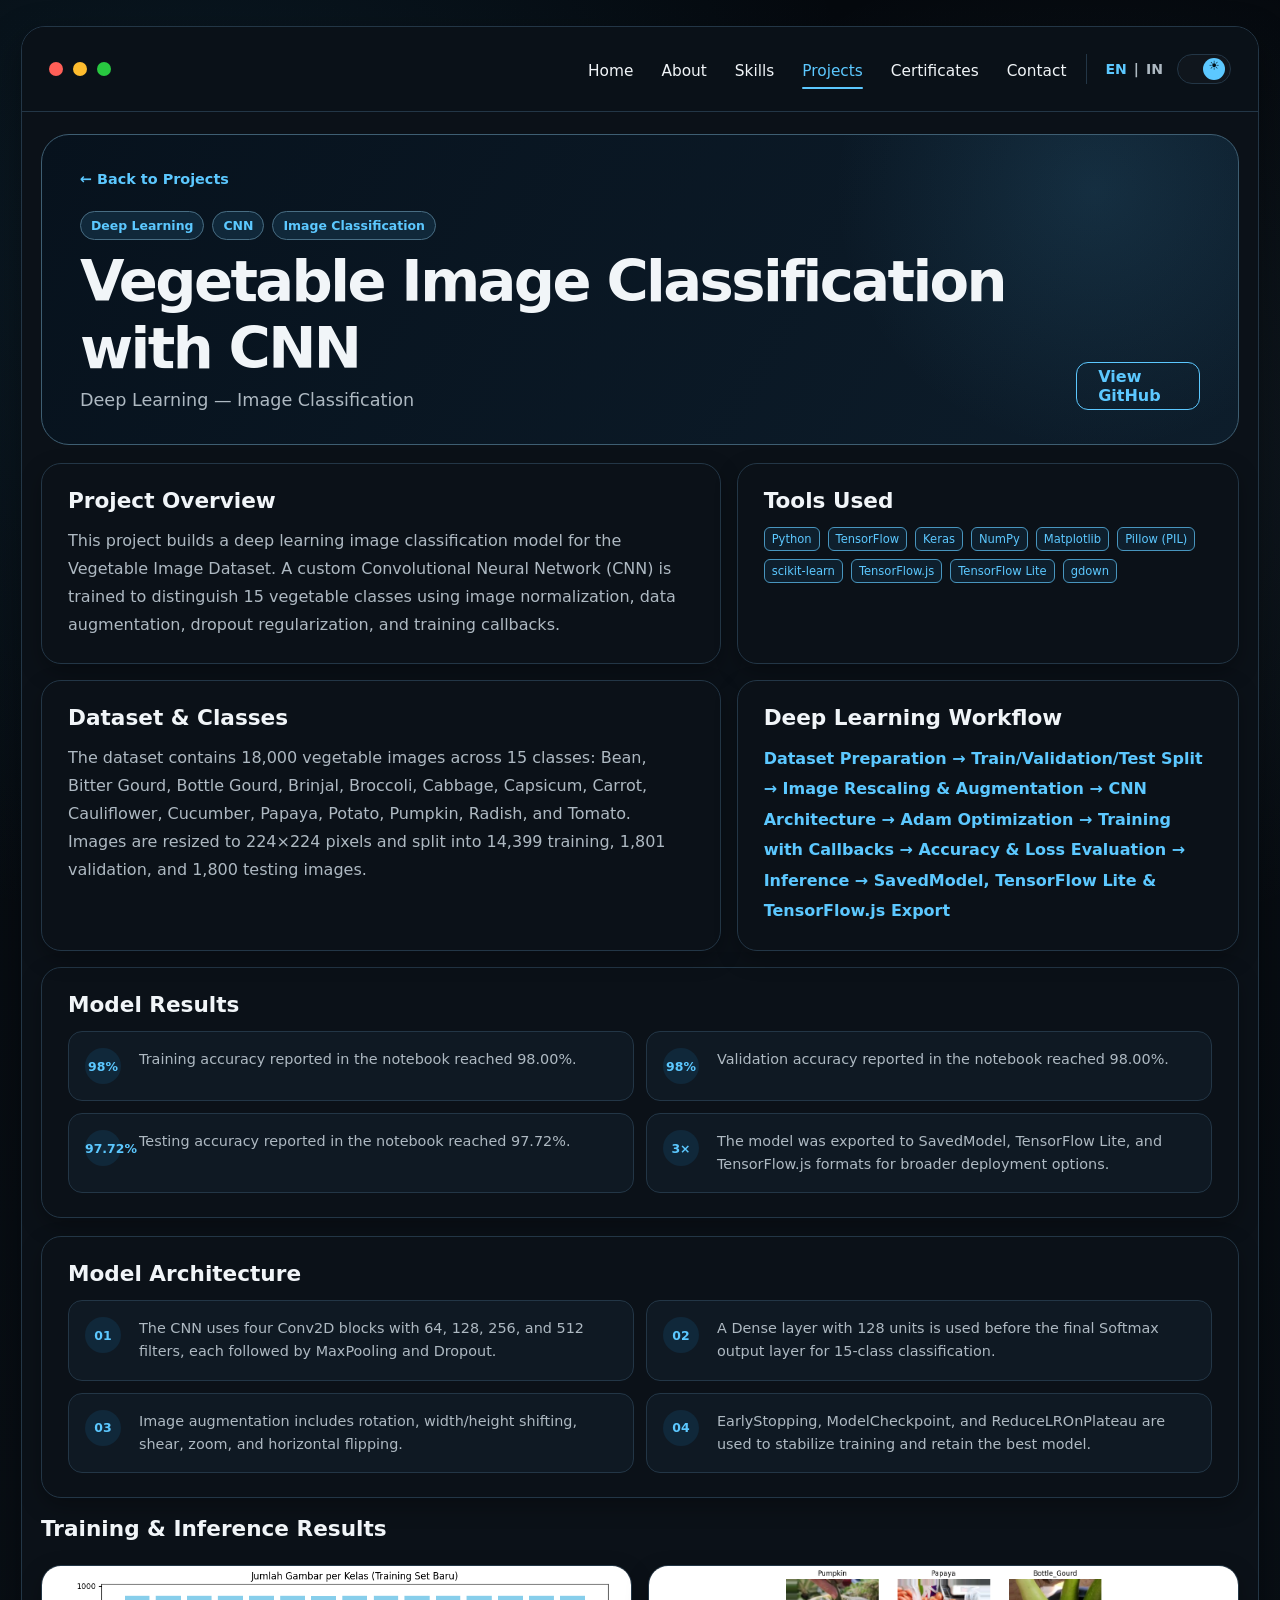
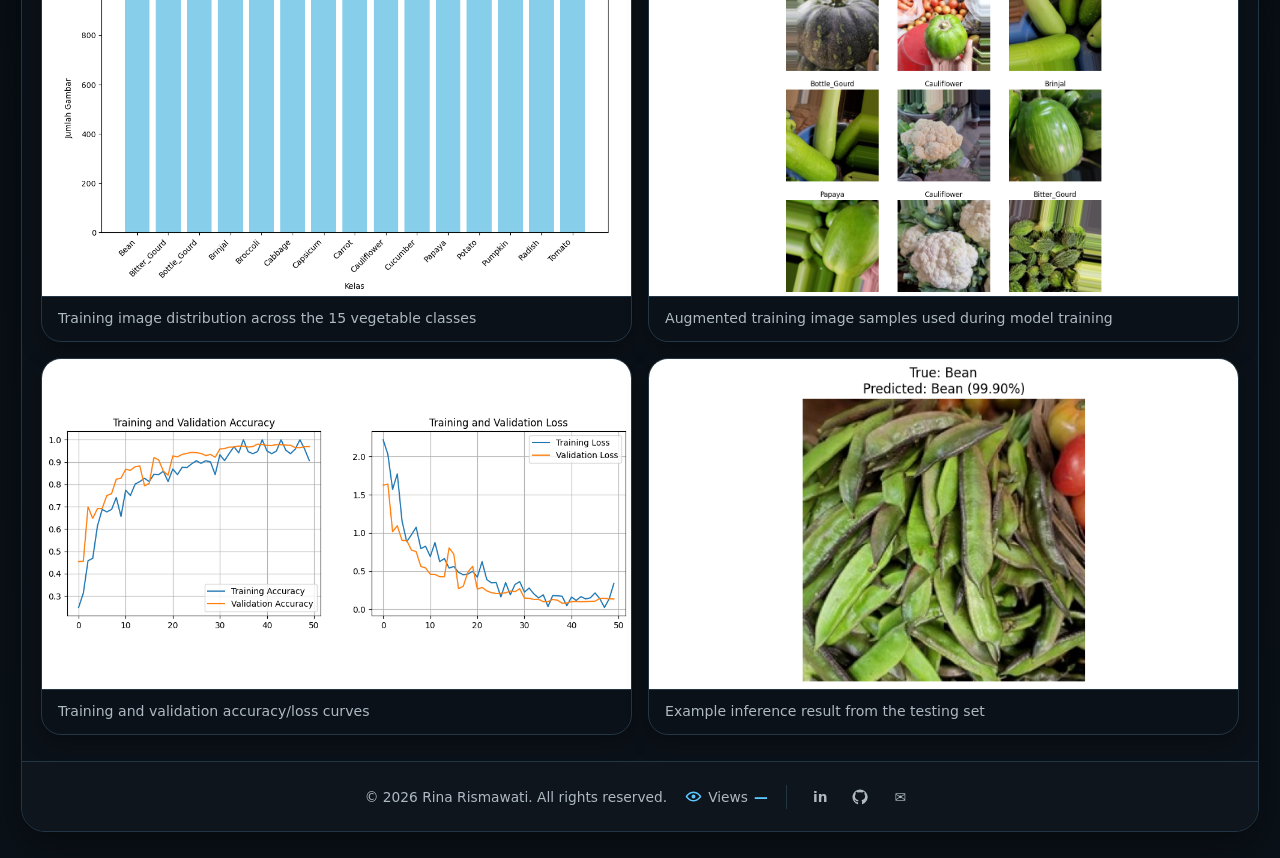
<file: project-vegetable-classification.html>
<!DOCTYPE html>

<html lang="en">
<head>
<meta charset="utf-8"/>
<meta content="width=device-width, initial-scale=1.0" name="viewport"/>
<meta content="Vegetable image classification using CNN by Rina Rismawati" name="description"/>
<title>Rina Portfolio</title>
<link href="assets/icons/favicon.svg" rel="icon" type="image/svg+xml"/>
<script src="theme-init.js"></script>
<link href="style.css" rel="stylesheet"/>
<script defer="" src="script.js"></script>
</head>
<body>
<div class="site-shell">
<header class="site-header">
<nav aria-label="Main navigation" class="navbar">
<a aria-label="Home" class="brand-dots" href="index.html"><span class="dot red"></span><span class="dot yellow"></span><span class="dot green"></span></a>
<div class="nav-links">
<a data-i18n="nav.home" href="index.html">Home</a><a data-i18n="nav.about" href="about.html">About</a><a data-i18n="nav.skills" href="skills.html">Skills</a><a class="active" data-i18n="nav.projects" href="project.html">Projects</a><a data-i18n="nav.certificates" href="sertification.html">Certificates</a><a data-i18n="nav.contact" href="contact.html">Contact</a>
</div>
<div class="nav-tools">
<div aria-label="Language switcher" class="language-switch"><span aria-pressed="true" class="active" data-lang="en" role="button" tabindex="0">EN</span><span class="divider">|</span><span aria-pressed="false" class="inactive" data-lang="id" role="button" tabindex="0">IN</span></div>
<input aria-label="Toggle dark mode" class="theme-input" id="theme-toggle" type="checkbox"/>
<label class="theme-toggle" for="theme-toggle" title="Toggle light/dark mode"><span class="theme-knob">☾</span></label>
</div>
</nav>
</header>
<main>
<section class="project-detail-hero">
<a class="project-back" data-i18n="vegetable.back" href="project.html">← Back to Projects</a>
<div class="project-detail-heading">
<div>
<div class="project-category"><span>Deep Learning</span><span>CNN</span><span>Image Classification</span></div>
<h1 data-i18n="vegetable.title">Vegetable Image Classification with CNN</h1>
<p data-i18n="vegetable.subtitle">Deep Learning — Image Classification</p>
</div>
<div class="project-detail-actions"><a class="btn outline" data-i18n="vegetable.github" href="https://github.com/Rinarsm/Submission_Fundamental_Deep_Learning_Klasifikasi_Gambar" rel="noopener noreferrer" target="_blank">View GitHub</a></div>
</div>
</section>
<section class="project-detail-grid">
<article class="card project-detail-card">
<h2 data-i18n="vegetable.overviewTitle">Project Overview</h2>
<p data-i18n="vegetable.overviewText">This project builds a deep learning image classification model for the Vegetable Image Dataset. A custom Convolutional Neural Network (CNN) is trained to distinguish 15 vegetable classes using image normalization, data augmentation, dropout regularization, and training callbacks.</p>
</article>
<article class="card project-detail-card">
<h2 data-i18n="vegetable.toolsTitle">Tools Used</h2>
<div class="detail-tags"><span class="tag">Python</span><span class="tag">TensorFlow</span><span class="tag">Keras</span><span class="tag">NumPy</span><span class="tag">Matplotlib</span><span class="tag">Pillow (PIL)</span><span class="tag">scikit-learn</span><span class="tag">TensorFlow.js</span><span class="tag">TensorFlow Lite</span><span class="tag">gdown</span></div>
</article>
</section>
<section class="project-detail-grid">
<article class="card project-detail-card">
<h2 data-i18n="vegetable.datasetTitle">Dataset &amp; Classes</h2>
<p data-i18n="vegetable.datasetText">The dataset contains 18,000 vegetable images across 15 classes: Bean, Bitter Gourd, Bottle Gourd, Brinjal, Broccoli, Cabbage, Capsicum, Carrot, Cauliflower, Cucumber, Papaya, Potato, Pumpkin, Radish, and Tomato. Images are resized to 224×224 pixels and split into 14,399 training, 1,801 validation, and 1,800 testing images.</p>
</article>
<article class="card project-detail-card">
<h2 data-i18n="vegetable.workflowTitle">Deep Learning Workflow</h2>
<p class="workflow-line" data-i18n="vegetable.workflowText">Dataset Preparation → Train/Validation/Test Split → Image Rescaling &amp; Augmentation → CNN Architecture → Adam Optimization → Training with Callbacks → Accuracy &amp; Loss Evaluation → Inference → SavedModel, TensorFlow Lite &amp; TensorFlow.js Export</p>
</article>
</section>
<section class="card project-insights">
<h2 data-i18n="vegetable.resultsTitle">Model Results</h2>
<div class="insight-grid">
<div class="insight-item"><span>98%</span><p data-i18n="vegetable.result1">Training accuracy reported in the notebook reached 98.00%.</p></div>
<div class="insight-item"><span>98%</span><p data-i18n="vegetable.result2">Validation accuracy reported in the notebook reached 98.00%.</p></div>
<div class="insight-item"><span>97.72%</span><p data-i18n="vegetable.result3">Testing accuracy reported in the notebook reached 97.72%.</p></div>
<div class="insight-item"><span>3×</span><p data-i18n="vegetable.result4">The model was exported to SavedModel, TensorFlow Lite, and TensorFlow.js formats for broader deployment options.</p></div>
</div>
</section>
<section class="card project-insights">
<h2 data-i18n="vegetable.architectureTitle">Model Architecture</h2>
<div class="insight-grid">
<div class="insight-item"><span>01</span><p data-i18n="vegetable.architecture1">The CNN uses four Conv2D blocks with 64, 128, 256, and 512 filters, each followed by MaxPooling and Dropout.</p></div>
<div class="insight-item"><span>02</span><p data-i18n="vegetable.architecture2">A Dense layer with 128 units is used before the final Softmax output layer for 15-class classification.</p></div>
<div class="insight-item"><span>03</span><p data-i18n="vegetable.architecture3">Image augmentation includes rotation, width/height shifting, shear, zoom, and horizontal flipping.</p></div>
<div class="insight-item"><span>04</span><p data-i18n="vegetable.architecture4">EarlyStopping, ModelCheckpoint, and ReduceLROnPlateau are used to stabilize training and retain the best model.</p></div>
</div>
</section>
<section class="project-visual-section">
<div class="section-title-row"><h2 data-i18n="vegetable.visualsTitle">Training &amp; Inference Results</h2></div>
<div class="visual-grid">
<figure class="card visual-card"><img alt="Vegetable class distribution" src="assets/images/vegetable-class-count.png"/><figcaption data-i18n="vegetable.classCountCaption">Training image distribution across the 15 vegetable classes</figcaption></figure>
<figure class="card visual-card"><img alt="Augmented vegetable image samples" src="assets/images/vegetable-augmented-samples.png"/><figcaption data-i18n="vegetable.samplesCaption">Augmented training image samples used during model training</figcaption></figure>
<figure class="card visual-card"><img alt="Training and validation accuracy and loss curves" src="assets/images/vegetable-training-curves.png"/><figcaption data-i18n="vegetable.curvesCaption">Training and validation accuracy/loss curves</figcaption></figure>
<figure class="card visual-card"><img alt="Vegetable classification inference example" src="assets/images/vegetable-inference-example.png"/><figcaption data-i18n="vegetable.inferenceCaption">Example inference result from the testing set</figcaption></figure>
</div>
</section>
</main>
<footer class="site-footer"><div class="footer-inner"><span data-i18n="footer.copy">© 2026 Rina Rismawati. All rights reserved.</span><span class="footer-views" title="Total portfolio views" aria-label="Total portfolio views"><svg viewBox="0 0 24 24" aria-hidden="true"><path d="M12 5c5.4 0 9.6 4.7 10.6 6a1.6 1.6 0 0 1 0 2c-1 1.3-5.2 6-10.6 6S2.4 14.3 1.4 13a1.6 1.6 0 0 1 0-2C2.4 9.7 6.6 5 12 5Zm0 2c-4.1 0-7.6 3.4-8.6 5 1 1.6 4.5 5 8.6 5s7.6-3.4 8.6-5c-1-1.6-4.5-5-8.6-5Zm0 2.2A2.8 2.8 0 1 1 12 14.8 2.8 2.8 0 0 1 12 9.2Z"/></svg><span data-i18n="footer.views">Views</span><strong data-site-view-count>—</strong></span><span class="footer-divider"></span><div aria-label="Social links" class="footer-socials"><a href="https://www.linkedin.com/in/rinarsm17/" rel="noopener noreferrer" target="_blank" title="LinkedIn">in</a><a href="https://github.com/Rinarsm" rel="noopener noreferrer" target="_blank" title="GitHub"><svg viewBox="0 0 24 24" aria-hidden="true"><path d="M12 .7a11.3 11.3 0 0 0-3.6 22c.6.1.8-.3.8-.6v-2.2c-3.4.7-4.1-1.4-4.1-1.4-.5-1.4-1.3-1.8-1.3-1.8-1.1-.7.1-.7.1-.7 1.2.1 1.8 1.2 1.8 1.2 1.1 1.8 2.8 1.3 3.5 1 .1-.8.4-1.3.8-1.6-2.7-.3-5.5-1.4-5.5-6a4.7 4.7 0 0 1 1.2-3.2 4.4 4.4 0 0 1 .1-3.2s1-.3 3.3 1.2a11.3 11.3 0 0 1 6 0c2.3-1.5 3.3-1.2 3.3-1.2a4.4 4.4 0 0 1 .1 3.2 4.7 4.7 0 0 1 1.2 3.2c0 4.6-2.8 5.7-5.5 6 .4.4.8 1.1.8 2.2v3.3c0 .3.2.7.8.6A11.3 11.3 0 0 0 12 .7Z"/></svg></a><a href="mailto:rinarsm17@gmail.com" title="Email">✉</a></div></div></footer>
</div>
</body>
</html>
</file>
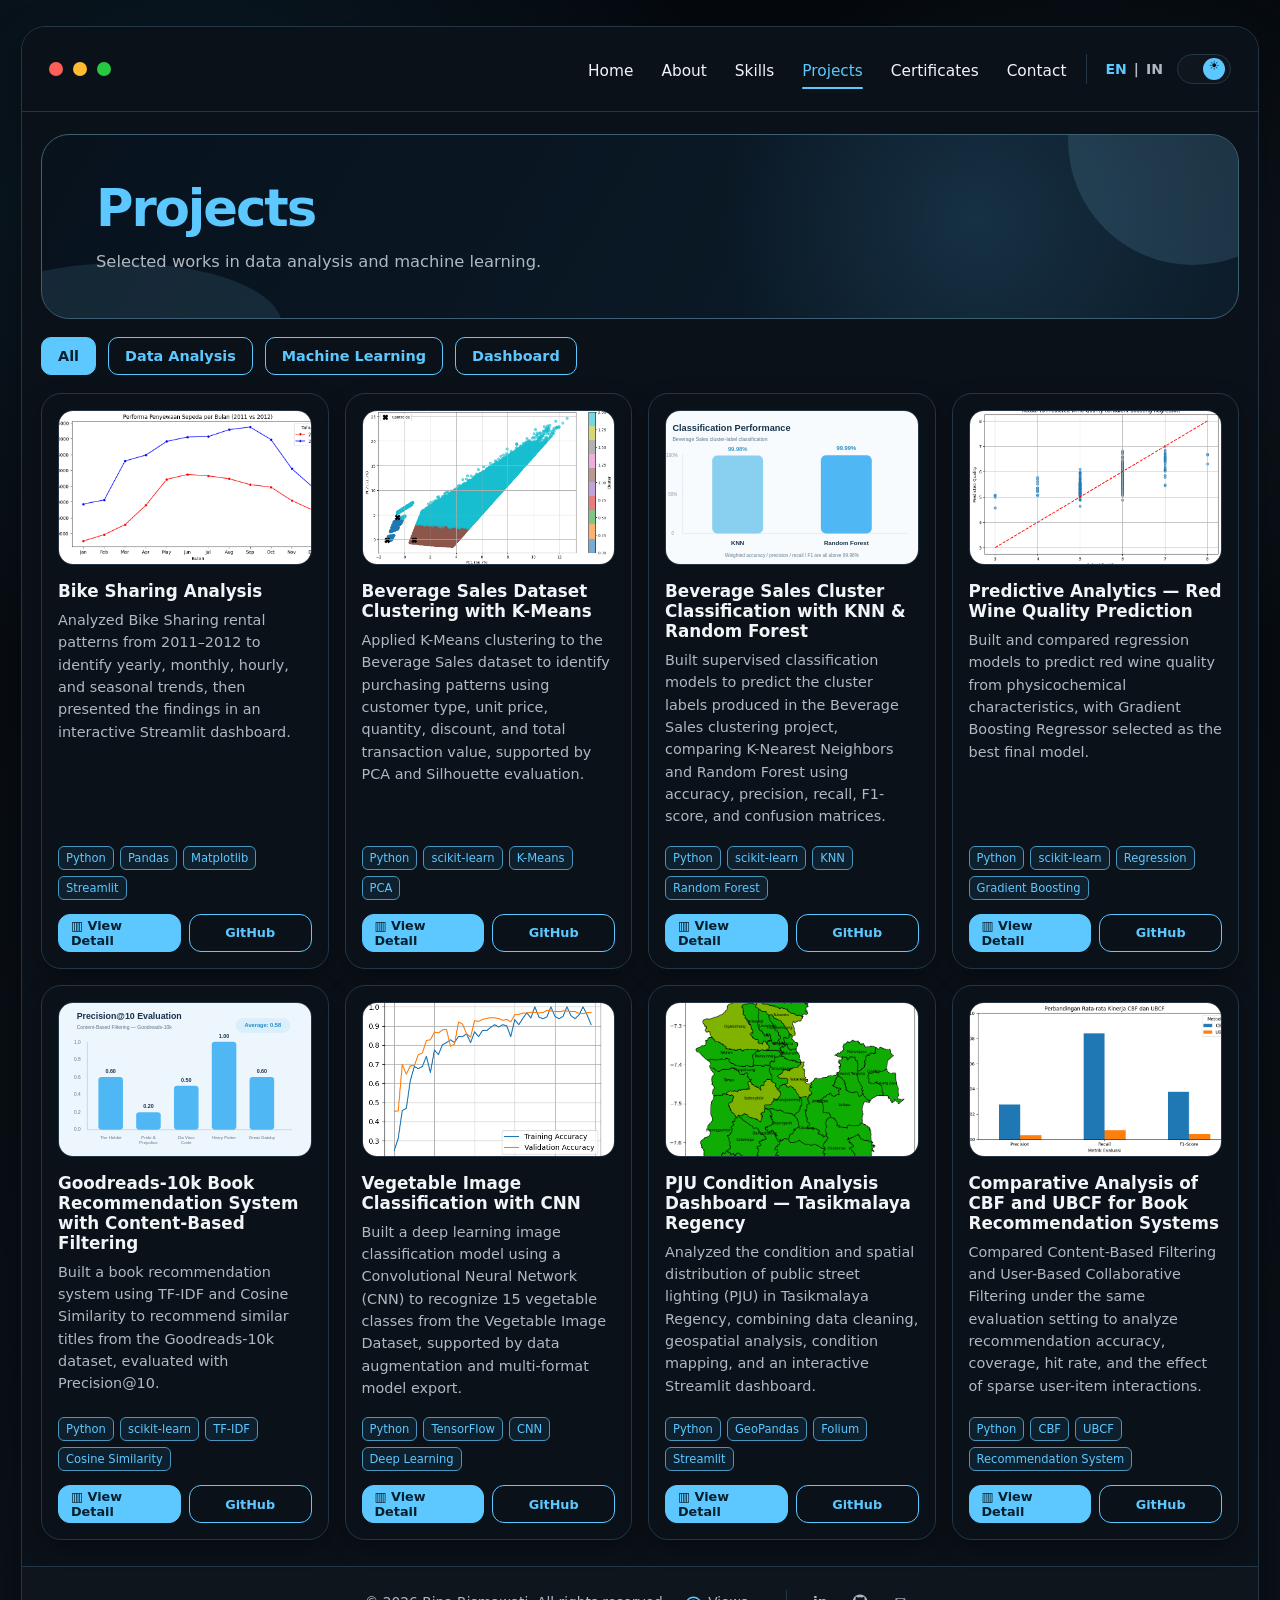
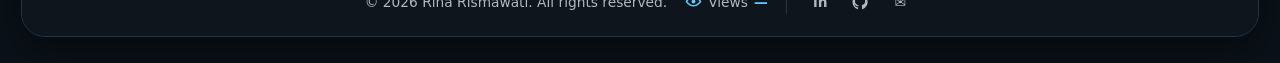
<file: project.html>
<!DOCTYPE html>

<html lang="en">
<head>
<meta charset="utf-8"/>
<meta content="width=device-width, initial-scale=1.0" name="viewport"/>
<meta content="Rina Rismawati - Data Analyst &amp; Machine Learning portfolio" name="description"/>
<title>Rina Portfolio</title>
<link href="assets/icons/favicon.svg" rel="icon" type="image/svg+xml"/>
<script src="theme-init.js"></script>
<link href="style.css" rel="stylesheet"/>
<script defer="" src="script.js"></script>
</head>
<body>
<div class="site-shell">
<header class="site-header">
<nav aria-label="Main navigation" class="navbar">
<a aria-label="Home" class="brand-dots" href="index.html">
<span class="dot red"></span>
<span class="dot yellow"></span>
<span class="dot green"></span>
</a>
<div class="nav-links">
<a data-i18n="nav.home" href="index.html">Home</a><a data-i18n="nav.about" href="about.html">About</a><a data-i18n="nav.skills" href="skills.html">Skills</a><a class="active" data-i18n="nav.projects" href="project.html">Projects</a><a data-i18n="nav.certificates" href="sertification.html">Certificates</a><a data-i18n="nav.contact" href="contact.html">Contact</a>
</div>
<div class="nav-tools">
<div aria-label="Language switcher" class="language-switch"><span aria-pressed="true" class="active" data-lang="en" role="button" tabindex="0">EN</span><span class="divider">|</span><span aria-pressed="false" class="inactive" data-lang="id" role="button" tabindex="0">IN</span></div>
<input aria-label="Toggle dark mode" class="theme-input" id="theme-toggle" type="checkbox"/>
<label class="theme-toggle" for="theme-toggle" title="Toggle light/dark mode"><span class="theme-knob">☾</span></label>
</div>
</nav>
</header>
<main>
<section class="page-banner">
<h1 data-i18n-html="projects.bannerTitle"><span class="accent">Projects</span></h1>
<p data-i18n="projects.bannerText">Selected works in data analysis and machine learning.</p>
</section>
<div aria-label="Project categories placeholder" class="project-toolbar">
<span aria-pressed="true" class="filter-pill active" data-filter="all" data-i18n="projects.all" role="button" tabindex="0">All</span><span aria-pressed="false" class="filter-pill" data-filter="data" data-i18n="projects.data" role="button" tabindex="0">Data Analysis</span><span aria-pressed="false" class="filter-pill" data-filter="ml" data-i18n="projects.ml" role="button" tabindex="0">Machine Learning</span><span aria-pressed="false" class="filter-pill" data-filter="dashboard" data-i18n="projects.dashboard" role="button" tabindex="0">Dashboard</span>
</div>
<section class="projects-grid">
<article class="project-card" data-category="data dashboard">
<div class="project-thumb"><img alt="Bike Sharing monthly rental analysis chart" src="assets/images/bike-monthly.png"/></div>
<h3 data-i18n="projects.bikeTitle">Bike Sharing Analysis</h3>
<p data-i18n="projects.bikeText">Analyzed Bike Sharing rental patterns from 2011–2012 to identify yearly, monthly, hourly, and seasonal trends, then presented the findings in an interactive Streamlit dashboard.</p>
<div class="tags"><span class="tag">Python</span><span class="tag">Pandas</span><span class="tag">Matplotlib</span><span class="tag">Streamlit</span></div>
<div class="project-actions"><a class="btn primary" data-i18n="projects.detail" href="project-bike-sharing.html">▥ View Detail</a><a class="btn outline" href="https://github.com/Rinarsm/Submission-Analisis-Data-Menggunakan-Python" rel="noopener noreferrer" target="_blank">GitHub</a></div>
</article>
<article class="project-card" data-category="ml">
<div class="project-thumb"><img alt="Beverage Sales K-Means clustering visualization" src="assets/images/beverage-clusters.png"/></div>
<h3 data-i18n="projects.beverageTitle">Beverage Sales Dataset Clustering with K-Means</h3>
<p data-i18n="projects.beverageText">Applied K-Means clustering to the Beverage Sales dataset to identify purchasing patterns using customer type, unit price, quantity, discount, and total transaction value, supported by PCA and Silhouette evaluation.</p>
<div class="tags"><span class="tag">Python</span><span class="tag">scikit-learn</span><span class="tag">K-Means</span><span class="tag">PCA</span></div>
<div class="project-actions"><a class="btn primary" data-i18n="projects.detail" href="project-beverage-clustering.html">▥ View Detail</a><a class="btn outline" href="https://github.com/Rinarsm/Submission_Machine_Learning_Pemula/blob/main/%5BClustering%5D_Submission_Akhir_BMLP_Rina_Rismawati.ipynb" rel="noopener noreferrer" target="_blank">GitHub</a></div>
</article>
<article class="project-card" data-category="ml">
<div class="project-thumb"><img alt="Beverage Sales cluster classification evaluation" src="assets/images/beverage-classification-evaluation.svg"/></div>
<h3 data-i18n="projects.beverageClassTitle">Beverage Sales Cluster Classification with KNN &amp; Random Forest</h3>
<p data-i18n="projects.beverageClassText">Built supervised classification models to predict the cluster labels produced in the Beverage Sales clustering project, comparing K-Nearest Neighbors and Random Forest using accuracy, precision, recall, F1-score, and confusion matrices.</p>
<div class="tags"><span class="tag">Python</span><span class="tag">scikit-learn</span><span class="tag">KNN</span><span class="tag">Random Forest</span></div>
<div class="project-actions"><a class="btn primary" data-i18n="projects.detail" href="project-beverage-classification.html">▥ View Detail</a><a class="btn outline" href="https://github.com/Rinarsm/Submission_Machine_Learning_Pemula/blob/main/%5BKlasifikasi%5D_Submission_Akhir_BMLP_Rina_Rismawati.ipynb" rel="noopener noreferrer" target="_blank">GitHub</a></div>
</article>
<article class="project-card" data-category="ml">
<div class="project-thumb"><img alt="Actual versus predicted red wine quality" src="assets/images/wine-actual-vs-predicted.png"/></div>
<h3 data-i18n="projects.wineTitle">Predictive Analytics — Red Wine Quality Prediction</h3>
<p data-i18n="projects.wineText">Built and compared regression models to predict red wine quality from physicochemical characteristics, with Gradient Boosting Regressor selected as the best final model.</p>
<div class="tags"><span class="tag">Python</span><span class="tag">scikit-learn</span><span class="tag">Regression</span><span class="tag">Gradient Boosting</span></div>
<div class="project-actions"><a class="btn primary" data-i18n="projects.detail" href="project-red-wine.html">▥ View Detail</a><a class="btn outline" href="https://github.com/Rinarsm/Submission_Project_Pertama_Machine_Learning_Terapan" rel="noopener noreferrer" target="_blank">GitHub</a></div>
</article>
<article class="project-card" data-category="ml">
<div class="project-thumb"><img alt="Content-Based Filtering Precision at 10 evaluation" src="assets/images/book-cbf-precision.svg"/></div>
<h3 data-i18n="projects.bookCbfTitle">Goodreads-10k Book Recommendation System with Content-Based Filtering</h3>
<p data-i18n="projects.bookCbfText">Built a book recommendation system using TF-IDF and Cosine Similarity to recommend similar titles from the Goodreads-10k dataset, evaluated with Precision@10.</p>
<div class="tags"><span class="tag">Python</span><span class="tag">scikit-learn</span><span class="tag">TF-IDF</span><span class="tag">Cosine Similarity</span></div>
<div class="project-actions"><a class="btn primary" data-i18n="projects.detail" href="project-book-cbf.html">▥ View Detail</a><a class="btn outline" href="https://github.com/Rinarsm/Submission_Project_Kedua_Machine_Learning_Terapan" rel="noopener noreferrer" target="_blank">GitHub</a></div>
</article>
<article class="project-card" data-category="ml">
<div class="project-thumb"><img alt="Training and validation accuracy curve for the vegetable image classification model" src="assets/images/vegetable-accuracy-curve.png"/></div>
<h3 data-i18n="projects.vegetableTitle">Vegetable Image Classification with CNN</h3>
<p data-i18n="projects.vegetableText">Built a deep learning image classification model using a Convolutional Neural Network (CNN) to recognize 15 vegetable classes from the Vegetable Image Dataset, supported by data augmentation and multi-format model export.</p>
<div class="tags"><span class="tag">Python</span><span class="tag">TensorFlow</span><span class="tag">CNN</span><span class="tag">Deep Learning</span></div>
<div class="project-actions"><a class="btn primary" data-i18n="projects.detail" href="project-vegetable-classification.html">▥ View Detail</a><a class="btn outline" href="https://github.com/Rinarsm/Submission_Fundamental_Deep_Learning_Klasifikasi_Gambar" rel="noopener noreferrer" target="_blank">GitHub</a></div>
</article>
<article class="project-card" data-category="data dashboard">
<div class="project-thumb"><img alt="Tasikmalaya Regency PJU condition map" src="assets/images/pju-tasik-map.png"/></div>
<h3 data-i18n="projects.pjuTitle">PJU Condition Analysis Dashboard — Tasikmalaya Regency</h3>
<p data-i18n="projects.pjuText">Analyzed the condition and spatial distribution of public street lighting (PJU) in Tasikmalaya Regency, combining data cleaning, geospatial analysis, condition mapping, and an interactive Streamlit dashboard.</p>
<div class="tags"><span class="tag">Python</span><span class="tag">GeoPandas</span><span class="tag">Folium</span><span class="tag">Streamlit</span></div>
<div class="project-actions"><a class="btn primary" data-i18n="projects.detail" href="project-pju-tasikmalaya.html">▥ View Detail</a><a class="btn outline" href="https://github.com/Rinarsm/Project_KP_FIX" rel="noopener noreferrer" target="_blank">GitHub</a></div>
</article>
<article class="project-card" data-category="ml">
<div class="project-thumb"><img alt="CBF and UBCF recommendation evaluation comparison" src="assets/images/cbf-ubcf-evaluation.png"/></div>
<h3 data-i18n="projects.cbfUbcfTitle">Comparative Analysis of CBF and UBCF for Book Recommendation Systems</h3>
<p data-i18n="projects.cbfUbcfText">Compared Content-Based Filtering and User-Based Collaborative Filtering under the same evaluation setting to analyze recommendation accuracy, coverage, hit rate, and the effect of sparse user-item interactions.</p>
<div class="tags"><span class="tag">Python</span><span class="tag">CBF</span><span class="tag">UBCF</span><span class="tag">Recommendation System</span></div>
<div class="project-actions"><a class="btn primary" data-i18n="projects.detail" href="project-cbf-ubcf-comparison.html">▥ View Detail</a><a class="btn outline" href="https://github.com/Rinarsm/Perbandingan-metode-CBF-dan-UBCF-pada-sistem-rekomendasi-buku" rel="noopener noreferrer" target="_blank">GitHub</a></div>
</article>
</section>
</main>
<footer class="site-footer"><div class="footer-inner"><span data-i18n="footer.copy">© 2026 Rina Rismawati. All rights reserved.</span><span class="footer-views" title="Total portfolio views" aria-label="Total portfolio views"><svg viewBox="0 0 24 24" aria-hidden="true"><path d="M12 5c5.4 0 9.6 4.7 10.6 6a1.6 1.6 0 0 1 0 2c-1 1.3-5.2 6-10.6 6S2.4 14.3 1.4 13a1.6 1.6 0 0 1 0-2C2.4 9.7 6.6 5 12 5Zm0 2c-4.1 0-7.6 3.4-8.6 5 1 1.6 4.5 5 8.6 5s7.6-3.4 8.6-5c-1-1.6-4.5-5-8.6-5Zm0 2.2A2.8 2.8 0 1 1 12 14.8 2.8 2.8 0 0 1 12 9.2Z"/></svg><span data-i18n="footer.views">Views</span><strong data-site-view-count>—</strong></span><span class="footer-divider"></span><div aria-label="Social links" class="footer-socials"><a href="https://www.linkedin.com/in/rinarsm17/" rel="noopener noreferrer" target="_blank" title="LinkedIn">in</a><a href="https://github.com/Rinarsm" rel="noopener noreferrer" target="_blank" title="GitHub"><svg viewBox="0 0 24 24" aria-hidden="true"><path d="M12 .7a11.3 11.3 0 0 0-3.6 22c.6.1.8-.3.8-.6v-2.2c-3.4.7-4.1-1.4-4.1-1.4-.5-1.4-1.3-1.8-1.3-1.8-1.1-.7.1-.7.1-.7 1.2.1 1.8 1.2 1.8 1.2 1.1 1.8 2.8 1.3 3.5 1 .1-.8.4-1.3.8-1.6-2.7-.3-5.5-1.4-5.5-6a4.7 4.7 0 0 1 1.2-3.2 4.4 4.4 0 0 1 .1-3.2s1-.3 3.3 1.2a11.3 11.3 0 0 1 6 0c2.3-1.5 3.3-1.2 3.3-1.2a4.4 4.4 0 0 1 .1 3.2 4.7 4.7 0 0 1 1.2 3.2c0 4.6-2.8 5.7-5.5 6 .4.4.8 1.1.8 2.2v3.3c0 .3.2.7.8.6A11.3 11.3 0 0 0 12 .7Z"/></svg></a><a href="mailto:rinarsm17@gmail.com" title="Email">✉</a></div></div></footer>
</div>
</body>
</html>
</file>
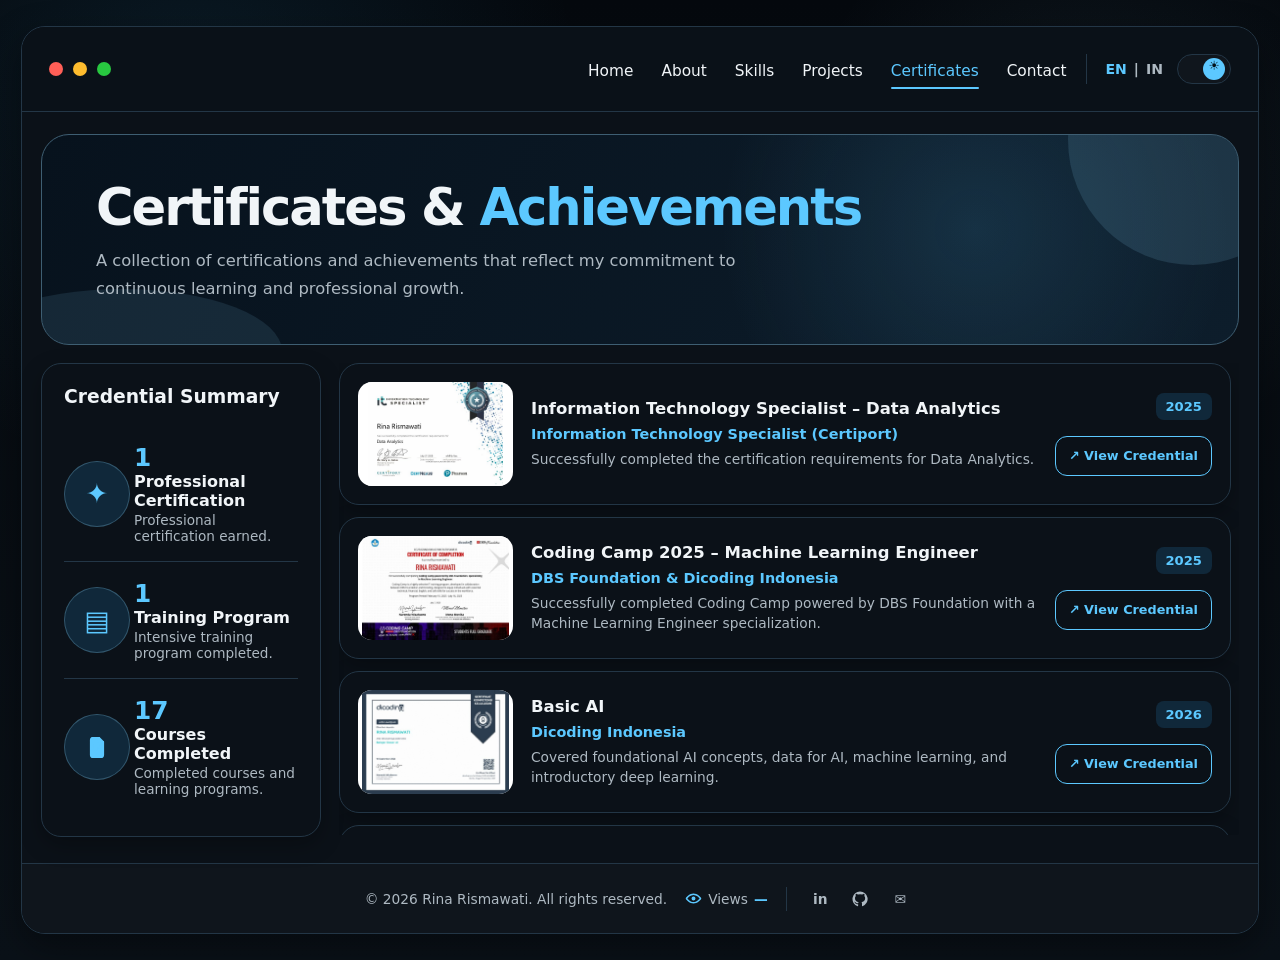
<file: sertification.html>
<!DOCTYPE html>

<html lang="en">
<head>
<meta charset="utf-8"/>
<meta content="width=device-width, initial-scale=1.0" name="viewport"/>
<meta content="Rina Rismawati - Data Analyst &amp; Machine Learning portfolio" name="description"/>
<title>Rina Portfolio</title>
<link href="assets/icons/favicon.svg" rel="icon" type="image/svg+xml"/>
<script src="theme-init.js"></script>
<link href="style.css" rel="stylesheet"/>
<script defer="" src="script.js"></script>
</head>
<body>
<div class="site-shell">
<header class="site-header">
<nav aria-label="Main navigation" class="navbar">
<a aria-label="Home" class="brand-dots" href="index.html">
<span class="dot red"></span>
<span class="dot yellow"></span>
<span class="dot green"></span>
</a>
<div class="nav-links"><a data-i18n="nav.home" href="index.html">Home</a><a data-i18n="nav.about" href="about.html">About</a><a data-i18n="nav.skills" href="skills.html">Skills</a><a data-i18n="nav.projects" href="project.html">Projects</a><a class="active" data-i18n="nav.certificates" href="sertification.html">Certificates</a><a data-i18n="nav.contact" href="contact.html">Contact</a></div>
<div class="nav-tools">
<div aria-label="Language switcher" class="language-switch"><span aria-pressed="true" class="active" data-lang="en" role="button" tabindex="0">EN</span><span class="divider">|</span><span aria-pressed="false" class="inactive" data-lang="id" role="button" tabindex="0">IN</span></div>
<input aria-label="Toggle dark mode" class="theme-input" id="theme-toggle" type="checkbox"/>
<label class="theme-toggle" for="theme-toggle" title="Toggle light/dark mode"><span class="theme-knob">☾</span></label>
</div>
</nav>
</header>
<main>
<section class="page-banner">
<h1 data-i18n-html="cert.bannerTitle">Certificates &amp; <span class="accent">Achievements</span></h1>
<p data-i18n="cert.bannerText">A collection of certifications and achievements that reflect my commitment to continuous learning and professional growth.</p>
</section>
<section class="cert-layout">
<aside class="card achievement-summary">
<h3 data-i18n="cert.summary">Credential Summary</h3>
<div class="stat-row"><div class="icon-bubble">✦</div><div><div class="stat-number">1</div><strong data-i18n="cert.certifications">Professional Certification</strong><p data-i18n="cert.certificationsText">Professional certification earned.</p></div></div>
<div class="stat-row"><div class="icon-bubble">▤</div><div><div class="stat-number">1</div><strong data-i18n="cert.trainings">Training Program</strong><p data-i18n="cert.trainingsText">Intensive training program completed.</p></div></div>
<div class="stat-row"><div class="icon-bubble"><svg viewBox="0 0 24 24" aria-hidden="true" fill="none" stroke="currentColor" stroke-width="2.2" stroke-linecap="round" stroke-linejoin="round"><path d="M7 3h7l4 4v13a2 2 0 0 1-2 2H8a2 2 0 0 1-2-2V5a2 2 0 0 1 2-2Z"/><path d="M14 3v4h4"/><path d="M9 10.5h4.5"/><path d="M9 13h3.5"/><path d="m9.2 16.3 1.9 1.9 3.7-3.7"/></svg></div><div><div class="stat-number">17</div><strong data-i18n="cert.achievements">Courses Completed</strong><p data-i18n="cert.achievementsText">Completed courses and learning programs.</p></div></div>
</aside>
<div class="certificate-list">
<article class="certificate-card"><div class="certificate-thumb"><img alt="Certificate preview" loading="lazy" src="assets/images/certificates/its-data-analytics-rina-rismawati-2025.jpg"/></div>
<div><h3 data-i18n="cert.item1Title">Information Technology Specialist – Data Analytics</h3><span class="issuer" data-i18n="cert.item1Issuer">Information Technology Specialist (Certiport)</span><p data-i18n="cert.item1Text"></p></div>
<div class="cert-side"><span class="year-badge">2025</span><a class="btn outline" data-i18n="cert.view" href="credential-viewer.html?file=its-data-analytics-rina-rismawati-2025.pdf">↗ View Credential</a></div>
</article>
<article class="certificate-card"><div class="certificate-thumb"><img alt="Certificate preview" loading="lazy" src="assets/images/certificates/coding-camp-2025-machine-learning-engineer-rina-rismawati.jpg"/></div>
<div><h3 data-i18n="cert.item2Title">Coding Camp 2025 – Machine Learning Engineer</h3><span class="issuer" data-i18n="cert.item2Issuer">DBS Foundation &amp; Dicoding Indonesia</span><p data-i18n="cert.item2Text"></p></div>
<div class="cert-side"><span class="year-badge">2025</span><a class="btn outline" data-i18n="cert.view" href="credential-viewer.html?file=coding-camp-2025-machine-learning-engineer-rina-rismawati.pdf">↗ View Credential</a></div>
</article>
<article class="certificate-card"><div class="certificate-thumb"><img alt="Certificate preview" loading="lazy" src="assets/images/certificates/dicoding-JMZVLNWGQXN9.jpg"/></div>
<div><h3 data-i18n="cert.item3Title">Belajar Dasar AI</h3><span class="issuer" data-i18n="cert.item3Issuer">Dicoding Indonesia</span><p data-i18n="cert.item3Text"></p></div>
<div class="cert-side"><span class="year-badge">2026</span><a class="btn outline" data-i18n="cert.view" href="credential-viewer.html?file=dicoding-JMZVLNWGQXN9.pdf">↗ View Credential</a></div>
</article>
<article class="certificate-card"><div class="certificate-thumb"><img alt="Certificate preview" loading="lazy" src="assets/images/certificates/dicoding-L4PQ2RKMOZO1.jpg"/></div>
<div><h3 data-i18n="cert.item4Title">Belajar Fundamental Deep Learning</h3><span class="issuer" data-i18n="cert.item4Issuer">Dicoding Indonesia</span><p data-i18n="cert.item4Text"></p></div>
<div class="cert-side"><span class="year-badge">2025</span><a class="btn outline" data-i18n="cert.view" href="credential-viewer.html?file=dicoding-L4PQ2RKMOZO1.pdf">↗ View Credential</a></div>
</article>
<article class="certificate-card"><div class="certificate-thumb"><img alt="Certificate preview" loading="lazy" src="assets/images/certificates/dicoding-1RXYE5RRKZVM.jpg"/></div>
<div><h3 data-i18n="cert.item5Title">Machine Learning Terapan</h3><span class="issuer" data-i18n="cert.item5Issuer">Dicoding Indonesia</span><p data-i18n="cert.item5Text"></p></div>
<div class="cert-side"><span class="year-badge">2025</span><a class="btn outline" data-i18n="cert.view" href="credential-viewer.html?file=dicoding-1RXYE5RRKZVM.pdf">↗ View Credential</a></div>
</article>
<article class="certificate-card"><div class="certificate-thumb"><img alt="Certificate preview" loading="lazy" src="assets/images/certificates/dicoding-N9ZO9R5O6XG5.jpg"/></div>
<div><h3 data-i18n="cert.item6Title">Belajar Machine Learning untuk Pemula</h3><span class="issuer" data-i18n="cert.item6Issuer">Dicoding Indonesia</span><p data-i18n="cert.item6Text"></p></div>
<div class="cert-side"><span class="year-badge">2025</span><a class="btn outline" data-i18n="cert.view" href="credential-viewer.html?file=dicoding-N9ZO9R5O6XG5.pdf">↗ View Credential</a></div>
</article>
<article class="certificate-card"><div class="certificate-thumb"><img alt="Certificate preview" loading="lazy" src="assets/images/certificates/dicoding-GRX5JNRDYX0M.jpg"/></div>
<div><h3 data-i18n="cert.item7Title">Belajar Fundamental Pemrosesan Data</h3><span class="issuer" data-i18n="cert.item7Issuer">Dicoding Indonesia</span><p data-i18n="cert.item7Text"></p></div>
<div class="cert-side"><span class="year-badge">2025</span><a class="btn outline" data-i18n="cert.view" href="credential-viewer.html?file=dicoding-GRX5JNRDYX0M.pdf">↗ View Credential</a></div>
</article>
<article class="certificate-card"><div class="certificate-thumb"><img alt="Certificate preview" loading="lazy" src="assets/images/certificates/dicoding-98XWEQJEWXM3.jpg"/></div>
<div><h3 data-i18n="cert.item8Title">Belajar Analisis Data dengan Python</h3><span class="issuer" data-i18n="cert.item8Issuer">Dicoding Indonesia</span><p data-i18n="cert.item8Text"></p></div>
<div class="cert-side"><span class="year-badge">2025</span><a class="btn outline" data-i18n="cert.view" href="credential-viewer.html?file=dicoding-98XWEQJEWXM3.pdf">↗ View Credential</a></div>
</article>
<article class="certificate-card"><div class="certificate-thumb"><img alt="Certificate preview" loading="lazy" src="assets/images/certificates/dicoding-JLX194YE5P72.jpg"/></div>
<div><h3 data-i18n="cert.item9Title">Belajar Dasar Structured Query Language (SQL)</h3><span class="issuer" data-i18n="cert.item9Issuer">Dicoding Indonesia</span><p data-i18n="cert.item9Text"></p></div>
<div class="cert-side"><span class="year-badge">2025</span><a class="btn outline" data-i18n="cert.view" href="credential-viewer.html?file=dicoding-JLX194YE5P72.pdf">↗ View Credential</a></div>
</article>
<article class="certificate-card"><div class="certificate-thumb"><img alt="Certificate preview" loading="lazy" src="assets/images/certificates/dicoding-0LZ0RY6Q3P65.jpg"/></div>
<div><h3 data-i18n="cert.item10Title">Memulai Pemrograman dengan Python</h3><span class="issuer" data-i18n="cert.item10Issuer">Dicoding Indonesia</span><p data-i18n="cert.item10Text"></p></div>
<div class="cert-side"><span class="year-badge">2025</span><a class="btn outline" data-i18n="cert.view" href="credential-viewer.html?file=dicoding-0LZ0RY6Q3P65.pdf">↗ View Credential</a></div>
</article>
<article class="certificate-card"><div class="certificate-thumb"><img alt="Certificate preview" loading="lazy" src="assets/images/certificates/dicoding-6RPNRY1DQX2M.jpg"/></div>
<div><h3 data-i18n="cert.item11Title">Belajar Dasar Visualisasi Data</h3><span class="issuer" data-i18n="cert.item11Issuer">Dicoding Indonesia</span><p data-i18n="cert.item11Text"></p></div>
<div class="cert-side"><span class="year-badge">2025</span><a class="btn outline" data-i18n="cert.view" href="credential-viewer.html?file=dicoding-6RPNRY1DQX2M.pdf">↗ View Credential</a></div>
</article>
<article class="certificate-card"><div class="certificate-thumb"><img alt="Certificate preview" loading="lazy" src="assets/images/certificates/dicoding-1RXYEL099ZVM.jpg"/></div>
<div><h3 data-i18n="cert.item12Title">Belajar Dasar Git dengan GitHub</h3><span class="issuer" data-i18n="cert.item12Issuer">Dicoding Indonesia</span><p data-i18n="cert.item12Text"></p></div>
<div class="cert-side"><span class="year-badge">2025</span><a class="btn outline" data-i18n="cert.view" href="credential-viewer.html?file=dicoding-1RXYEL099ZVM.pdf">↗ View Credential</a></div>
</article>
<article class="certificate-card"><div class="certificate-thumb"><img alt="Certificate preview" loading="lazy" src="assets/images/certificates/dicoding-MRZMN8483PYQ.jpg"/></div>
<div><h3 data-i18n="cert.item13Title">Pengenalan ke Logika Pemrograman (Programming Logic 101)</h3><span class="issuer" data-i18n="cert.item13Issuer">Dicoding Indonesia</span><p data-i18n="cert.item13Text"></p></div>
<div class="cert-side"><span class="year-badge">2025</span><a class="btn outline" data-i18n="cert.view" href="credential-viewer.html?file=dicoding-MRZMN8483PYQ.pdf">↗ View Credential</a></div>
</article>
<article class="certificate-card"><div class="certificate-thumb"><img alt="Certificate preview" loading="lazy" src="assets/images/certificates/dicoding-KEXL783NWXG2.jpg"/></div>
<div><h3 data-i18n="cert.item14Title">Memulai Dasar Pemrograman untuk Menjadi Pengembang Software</h3><span class="issuer" data-i18n="cert.item14Issuer">Dicoding Indonesia</span><p data-i18n="cert.item14Text"></p></div>
<div class="cert-side"><span class="year-badge">2025</span><a class="btn outline" data-i18n="cert.view" href="credential-viewer.html?file=dicoding-KEXL783NWXG2.pdf">↗ View Credential</a></div>
</article>
<article class="certificate-card"><div class="certificate-thumb"><img alt="Certificate preview" loading="lazy" src="assets/images/certificates/dicoding-KEXLY8NY4ZG2.jpg"/></div>
<div><h3 data-i18n="cert.item15Title">Belajar Dasar Data Science</h3><span class="issuer" data-i18n="cert.item15Issuer">Dicoding Indonesia</span><p data-i18n="cert.item15Text"></p></div>
<div class="cert-side"><span class="year-badge">2024</span><a class="btn outline" data-i18n="cert.view" href="credential-viewer.html?file=dicoding-KEXLY8NY4ZG2.pdf">↗ View Credential</a></div>
</article>
<article class="certificate-card"><div class="certificate-thumb"><img alt="Certificate preview" loading="lazy" src="assets/images/certificates/dicoding-0LZ06087RZ65.jpg"/></div>
<div><h3 data-i18n="cert.item16Title">Belajar Dasar Manajemen Proyek</h3><span class="issuer" data-i18n="cert.item16Issuer">Dicoding Indonesia</span><p data-i18n="cert.item16Text"></p></div>
<div class="cert-side"><span class="year-badge">2024</span><a class="btn outline" data-i18n="cert.view" href="credential-viewer.html?file=dicoding-0LZ06087RZ65.pdf">↗ View Credential</a></div>
</article>
<article class="certificate-card"><div class="certificate-thumb"><img alt="Certificate preview" loading="lazy" src="assets/images/certificates/dicoding-6RPNY1M4RZ2M.jpg"/></div>
<div><h3 data-i18n="cert.item17Title">Belajar Strategi Pengembangan Diri</h3><span class="issuer" data-i18n="cert.item17Issuer">Dicoding Indonesia</span><p data-i18n="cert.item17Text"></p></div>
<div class="cert-side"><span class="year-badge">2024</span><a class="btn outline" data-i18n="cert.view" href="credential-viewer.html?file=dicoding-6RPNY1M4RZ2M.pdf">↗ View Credential</a></div>
</article>
<article class="certificate-card"><div class="certificate-thumb"><img alt="Certificate preview" loading="lazy" src="assets/images/certificates/dicoding-QLZ92RE07X5D.jpg"/></div>
<div><h3 data-i18n="cert.item18Title">Belajar Dasar Pemrograman Web</h3><span class="issuer" data-i18n="cert.item18Issuer">Dicoding Indonesia</span><p data-i18n="cert.item18Text"></p></div>
<div class="cert-side"><span class="year-badge">2022</span><a class="btn outline" data-i18n="cert.view" href="credential-viewer.html?file=dicoding-QLZ92RE07X5D.pdf">↗ View Credential</a></div>
</article>
<article class="certificate-card"><div class="certificate-thumb"><img alt="Certificate preview" loading="lazy" src="assets/images/certificates/dicoding-JLX13NQ85P72.jpg"/></div>
<div><h3 data-i18n="cert.item19Title">Meniti Karier sebagai Software Developer</h3><span class="issuer" data-i18n="cert.item19Issuer">Dicoding Indonesia</span><p data-i18n="cert.item19Text"></p></div>
<div class="cert-side"><span class="year-badge">2022</span><a class="btn outline" data-i18n="cert.view" href="credential-viewer.html?file=dicoding-JLX13NQ85P72.pdf">↗ View Credential</a></div>
</article>
</div>
</section>
</main>
<footer class="site-footer"><div class="footer-inner"><span data-i18n="footer.copy">© 2026 Rina Rismawati. All rights reserved.</span><span class="footer-views" title="Total portfolio views" aria-label="Total portfolio views"><svg viewBox="0 0 24 24" aria-hidden="true"><path d="M12 5c5.4 0 9.6 4.7 10.6 6a1.6 1.6 0 0 1 0 2c-1 1.3-5.2 6-10.6 6S2.4 14.3 1.4 13a1.6 1.6 0 0 1 0-2C2.4 9.7 6.6 5 12 5Zm0 2c-4.1 0-7.6 3.4-8.6 5 1 1.6 4.5 5 8.6 5s7.6-3.4 8.6-5c-1-1.6-4.5-5-8.6-5Zm0 2.2A2.8 2.8 0 1 1 12 14.8 2.8 2.8 0 0 1 12 9.2Z"/></svg><span data-i18n="footer.views">Views</span><strong data-site-view-count>—</strong></span><span class="footer-divider"></span><div aria-label="Social links" class="footer-socials"><a href="https://www.linkedin.com/in/rinarsm17/" rel="noopener noreferrer" target="_blank" title="LinkedIn">in</a><a href="https://github.com/Rinarsm" rel="noopener noreferrer" target="_blank" title="GitHub"><svg viewBox="0 0 24 24" aria-hidden="true"><path d="M12 .7a11.3 11.3 0 0 0-3.6 22c.6.1.8-.3.8-.6v-2.2c-3.4.7-4.1-1.4-4.1-1.4-.5-1.4-1.3-1.8-1.3-1.8-1.1-.7.1-.7.1-.7 1.2.1 1.8 1.2 1.8 1.2 1.1 1.8 2.8 1.3 3.5 1 .1-.8.4-1.3.8-1.6-2.7-.3-5.5-1.4-5.5-6a4.7 4.7 0 0 1 1.2-3.2 4.4 4.4 0 0 1 .1-3.2s1-.3 3.3 1.2a11.3 11.3 0 0 1 6 0c2.3-1.5 3.3-1.2 3.3-1.2a4.4 4.4 0 0 1 .1 3.2 4.7 4.7 0 0 1 1.2 3.2c0 4.6-2.8 5.7-5.5 6 .4.4.8 1.1.8 2.2v3.3c0 .3.2.7.8.6A11.3 11.3 0 0 0 12 .7Z"/></svg></a><a href="mailto:rinarsm17@gmail.com" title="Email">✉</a></div></div></footer>
</div>
</body>
</html>
</file>
<file: style.css>
:root {
  --blue: #89cff0;
  --blue-strong: #59b7e6;
  --blue-soft: #eaf7fd;
  --gray: #d3d3d3;
  --gray-soft: #f4f6f8;
  --text: #2e3135;
  --muted: #6d737a;
  --surface: #ffffff;
  --surface-2: #f8fbfd;
  --border: #e6ebef;
  --shadow: 0 12px 30px rgba(31, 73, 97, .10);
  --shadow-soft: 0 6px 18px rgba(31, 73, 97, .08);
  --radius-xl: 28px;
  --radius-lg: 20px;
  --radius-md: 14px;
  --max: 1220px;
}

* { box-sizing: border-box; }
html { scroll-behavior: smooth; }
body {
  margin: 0;
  min-height: 100vh;
  background:
    radial-gradient(circle at 15% 12%, rgba(137,207,240,.13), transparent 24%),
    linear-gradient(180deg, #f9fbfc 0%, #eef2f5 100%);
  color: var(--text);
  font-family: Inter, ui-sans-serif, system-ui, -apple-system, BlinkMacSystemFont, "Segoe UI", sans-serif;
  transition: background .3s ease, color .3s ease;
}

a { color: inherit; text-decoration: none; }
button, input, textarea { font: inherit; }
img { display: block; max-width: 100%; }

body.dark-mode,
html.theme-dark body {
  --blue: #89cff0;
  --blue-strong: #5cc8ff;
  --blue-soft: #10283a;
  --gray: #4b5964;
  --gray-soft: #10161d;
  --text: #f1f5f8;
  --muted: #aeb9c2;
  --surface: #0b1118;
  --surface-2: #0f1923;
  --border: #233646;
  --shadow: 0 14px 36px rgba(0,0,0,.38);
  --shadow-soft: 0 8px 22px rgba(0,0,0,.28);
  background:
    radial-gradient(circle at 15% 10%, rgba(48,149,200,.12), transparent 28%),
    radial-gradient(circle at 85% 18%, rgba(137,207,240,.08), transparent 22%),
    linear-gradient(180deg, #05090e 0%, #0a1118 100%);
}

.site-shell {
  width: min(calc(100% - 42px), 1320px);
  margin: 26px auto;
  background: var(--surface);
  border: 1px solid var(--border);
  border-radius: 24px;
  box-shadow: var(--shadow);
  overflow: hidden;
}

.site-header {
  border-bottom: 1px solid var(--border);
  background: color-mix(in srgb, var(--surface) 96%, transparent);
}
.navbar {
  width: min(calc(100% - 54px), var(--max));
  min-height: 84px;
  margin: auto;
  display: grid;
  grid-template-columns: 180px 1fr auto;
  align-items: center;
  gap: 20px;
}
.brand-dots {
  display: flex;
  align-items: center;
  gap: 10px;
}
.brand-dots .dot {
  width: 14px;
  height: 14px;
  border-radius: 50%;
  display: block;
}
.brand-dots .red { background: #ff5f57; }
.brand-dots .yellow { background: #febc2e; }
.brand-dots .green { background: #28c840; }
.nav-links {
  justify-self: end;
  display: flex;
  align-items: center;
  gap: 28px;
}
.nav-links a {
  position: relative;
  color: var(--text);
  padding: 30px 0 27px;
  font-size: .96rem;
  transition: color .2s ease;
}
.nav-links a:hover, .nav-links a.active { color: var(--blue-strong); }
.nav-links a.active::after {
  content: "";
  position: absolute;
  left: 0;
  right: 0;
  bottom: 18px;
  height: 2px;
  border-radius: 10px;
  background: var(--blue-strong);
}
.nav-tools {
  display: flex;
  align-items: center;
  gap: 14px;
  padding-left: 18px;
  border-left: 1px solid var(--border);
}
.language-switch { display: flex; gap: 7px; align-items: center; font-size: .88rem; font-weight: 700; }
.language-switch .active { color: var(--blue-strong); }
.language-switch .inactive, .language-switch .divider { color: var(--muted); }
.language-switch [data-lang] { cursor: pointer; user-select: none; transition: color .2s ease; }

/* Keep the selected language indicator correct from the very first paint.
   theme-init.js sets <html lang> before this stylesheet loads, so the
   switch never briefly highlights EN when Indonesian is already selected. */
html[lang="en"] .language-switch [data-lang="en"],
html[lang="id"] .language-switch [data-lang="id"] {
  color: var(--blue-strong);
}
html[lang="en"] .language-switch [data-lang="id"],
html[lang="id"] .language-switch [data-lang="en"] {
  color: var(--muted);
}
.language-switch [data-lang]:focus-visible { outline: 2px solid var(--blue-strong); outline-offset: 3px; border-radius: 3px; }

/* Prevent a flash of the English fallback when Indonesian was previously selected. */
html.i18n-pending body > * { visibility: hidden; }

.theme-input { position: absolute; opacity: 0; pointer-events: none; }
.theme-toggle {
  width: 54px;
  height: 30px;
  border: 1px solid var(--border);
  border-radius: 999px;
  background: var(--gray-soft);
  padding: 3px;
  cursor: pointer;
  display: flex;
  align-items: center;
  transition: .25s ease;
}
.theme-knob {
  width: 22px;
  height: 22px;
  border-radius: 50%;
  display: grid;
  place-items: center;
  background: var(--blue-strong);
  color: #04121a;
  font-size: 0;
  transition: transform .25s ease;
}
.theme-knob::before {
  content: "☾";
  font-size: .78rem;
  line-height: 1;
}
html.theme-dark .theme-knob::before { content: "☀"; }
#theme-toggle:checked + .theme-toggle .theme-knob,
html.theme-dark .theme-toggle .theme-knob { transform: translateX(22px); }

main {
  width: min(calc(100% - 38px), var(--max));
  margin: 22px auto 26px;
}

.hero, .page-banner {
  position: relative;
  overflow: hidden;
  border-radius: var(--radius-xl);
  border: 1px solid color-mix(in srgb, var(--blue) 26%, var(--border));
  background:
    radial-gradient(circle at 78% 45%, rgba(137,207,240,.24), transparent 27%),
    linear-gradient(120deg, color-mix(in srgb, var(--blue-soft) 80%, var(--surface)) 0%, var(--surface-2) 74%);
}
.hero::before, .page-banner::before {
  content: "";
  position: absolute;
  width: 250px;
  height: 250px;
  border-radius: 50%;
  right: -80px;
  top: -120px;
  background: rgba(137,207,240,.14);
}
.hero::after, .page-banner::after {
  content: "";
  position: absolute;
  width: 320px;
  height: 125px;
  left: -80px;
  bottom: -70px;
  border-radius: 50%;
  background: rgba(137,207,240,.11);
}
body.dark-mode .hero,
body.dark-mode .page-banner,
html.theme-dark body .hero,
html.theme-dark body .page-banner {
  background:
    radial-gradient(circle at 78% 45%, rgba(77,167,215,.16), transparent 27%),
    linear-gradient(120deg, #07121d 0%, #0d1d2b 100%);
}

.hero {
  min-height: 460px;
  padding: 68px 64px;
  display: grid;
  grid-template-columns: 1.18fr .82fr;
  align-items: center;
  gap: 34px;
}
.hero-copy { position: relative; z-index: 2; }
.eyebrow { color: var(--blue-strong); font-weight: 800; margin-bottom: 10px; }
.hero h1 {
  margin: 0;
  font-size: clamp(2.8rem, 5vw, 4.6rem);
  line-height: 1.02;
  letter-spacing: -.055em;
}
.hero h1 span, .accent { color: var(--blue-strong); }
.hero-subtitle {
  margin: 18px 0 16px;
  font-size: clamp(1.15rem, 2vw, 1.55rem);
  color: var(--muted);
  font-weight: 600;
}
.hero-text { max-width: 650px; color: var(--muted); font-size: 1.04rem; line-height: 1.8; }
.hero-actions { display: flex; gap: 16px; margin-top: 26px; flex-wrap: wrap; }
.btn {
  min-height: 48px;
  display: inline-flex;
  align-items: center;
  justify-content: center;
  gap: 9px;
  padding: 0 21px;
  border-radius: 12px;
  border: 1px solid var(--blue-strong);
  font-weight: 750;
  transition: transform .2s ease, box-shadow .2s ease, background .2s ease;
}
.btn:hover { transform: translateY(-2px); box-shadow: var(--shadow-soft); }
.btn.primary { background: var(--blue-strong); color: #06202e; }
.btn.outline { color: var(--blue-strong); background: transparent; }

.hero-portrait {
  position: relative;
  align-self: stretch;
  display: grid;
  place-items: end center;
  z-index: 1;
}
.portrait-halo {
  position: absolute;
  width: 390px;
  height: 390px;
  max-width: 100%;
  border-radius: 50%;
  background: rgba(137,207,240,.20);
  bottom: 20px;
}
.portrait-image {
  position: relative;
  z-index: 2;
  width: min(395px, 100%);
  max-height: 405px;
  object-fit: cover;
  object-position: center 32%;
  border-radius: 46% 46% 30px 30px;
  filter: saturate(.9);
}

.feature-grid {
  display: grid;
  grid-template-columns: repeat(3, 1fr);
  gap: 18px;
  margin-top: 18px;
}
.feature-card, .card, .skill-card, .project-card, .certificate-card, .contact-card {
  background: var(--surface);
  border: 1px solid var(--border);
  border-radius: var(--radius-lg);
  box-shadow: var(--shadow-soft);
}
.feature-card {
  padding: 24px;
  display: grid;
  grid-template-columns: 72px 1fr;
  align-items: center;
  gap: 16px;
}
.icon-bubble {
  width: 66px;
  height: 66px;
  display: grid;
  place-items: center;
  border-radius: 50%;
  background: var(--blue-soft);
  color: var(--blue-strong);
  font-size: 1.7rem;
  border: 1px solid color-mix(in srgb, var(--blue) 28%, transparent);
}
.feature-card h3, .skill-card h3 { margin: 0 0 7px; font-size: 1.1rem; }
.feature-card p { margin: 0; color: var(--muted); line-height: 1.55; font-size: .92rem; }

.page-banner {
  min-height: 185px;
  padding: 42px 54px;
  display: flex;
  flex-direction: column;
  justify-content: center;
  margin-bottom: 18px;
}
.page-banner h1 { margin: 0 0 10px; font-size: clamp(2.2rem, 4vw, 3.4rem); letter-spacing: -.04em; }
.page-banner p { margin: 0; max-width: 690px; color: var(--muted); font-size: 1.02rem; line-height: 1.7; }

.about-layout {
  display: grid;
  grid-template-columns: 340px 1fr;
  gap: 20px;
}
.profile-card { padding: 22px; text-align: center; }
.profile-card .profile-frame {
  height: 320px;
  overflow: hidden;
  border-radius: 18px;
  background: var(--blue-soft);
  margin-bottom: 18px;
}
.profile-card .profile-frame img { width: 100%; height: 100%; object-fit: cover; object-position: center 30%; }
.profile-card h2 { margin: 0; color: var(--blue-strong); }
.profile-card .role { margin: 6px 0 10px; color: var(--muted); }
.profile-meta { display: flex; justify-content: center; gap: 12px; flex-wrap: wrap; color: var(--muted); font-size: .9rem; }
.profile-location { display: inline-flex; align-items: center; gap: 5px; }
.location-icon { width: 15px; height: 15px; fill: var(--accent-strong); flex: 0 0 auto; }
.social-row { display: flex; justify-content: center; gap: 10px; margin-top: 18px; }
.social-circle {
  width: 38px; height: 38px; border-radius: 50%; display: grid; place-items: center;
  background: var(--blue-soft); color: var(--blue-strong); font-weight: 800; border: 1px solid var(--border);
}
.social-circle svg { width: 18px; height: 18px; fill: currentColor; display: block; }
.about-content { display: grid; gap: 16px; }
.about-intro { padding: 28px 30px; }
.about-intro h2 { margin-top: 0; }
.about-intro p { color: var(--muted); line-height: 1.75; margin-bottom: 0; }
.info-grid { display: grid; grid-template-columns: repeat(3, 1fr); gap: 14px; }
.info-card { padding: 20px; }
.info-card h3 { margin: 0 0 8px; }
.info-card p, .info-card li { color: var(--muted); font-size: .91rem; line-height: 1.55; }
.info-card ul { padding-left: 18px; margin: 7px 0 0; }
.love-data { padding: 20px 22px; display: grid; grid-template-columns: 60px 1fr; gap: 14px; align-items: center; border-color: color-mix(in srgb, var(--blue) 55%, var(--border)); }
.love-data h3 { color: var(--blue-strong); margin: 0 0 5px; }
.love-data p { margin: 0; color: var(--muted); line-height: 1.55; }

.skills-grid { display: grid; grid-template-columns: 1fr 1.15fr 1fr; gap: 16px; }
.skill-card { padding: 26px 22px; text-align: center; }
.skill-card h3::after {
  content: ""; display: block; width: 54px; height: 2px; margin: 10px auto 20px; border-radius: 2px; background: var(--blue-strong);
}
.logo-grid { display: grid; grid-template-columns: repeat(auto-fit, minmax(82px, 1fr)); gap: 15px 10px; }
.logo-item { display: grid; justify-items: center; gap: 8px; color: var(--muted); font-size: .88rem; }
.logo-badge {
  width: 64px; height: 64px; border-radius: 50%; display: grid; place-items: center;
  background: var(--blue-soft); border: 1px solid color-mix(in srgb, var(--blue) 30%, var(--border));
  color: var(--blue-strong); font-size: 1.08rem; font-weight: 850; letter-spacing: -.04em;
}
.logo-badge img {
  width: 34px;
  height: 34px;
  object-fit: contain;
}

.project-toolbar { display: flex; gap: 12px; flex-wrap: wrap; margin: 18px 0; }
.filter-pill { padding: 10px 16px; border-radius: 10px; border: 1px solid var(--blue-strong); color: var(--blue-strong); background: var(--surface); font-weight: 700; font-size: .9rem; cursor: pointer; user-select: none; }
.filter-pill.active { background: var(--blue-strong); color: #06202e; }
.projects-grid { display: grid; grid-template-columns: repeat(4, 1fr); gap: 16px; }
.project-card { padding: 16px; display: flex; flex-direction: column; min-height: 430px; }
.project-card[hidden] { display: none !important; }
.project-thumb { height: 155px; border-radius: 15px; overflow: hidden; background: var(--blue-soft); border: 1px solid var(--border); }
.project-thumb img { width: 100%; height: 100%; object-fit: cover; }
.project-card h3 { margin: 16px 0 8px; font-size: 1.05rem; }
.project-card p { margin: 0; color: var(--muted); line-height: 1.55; font-size: .9rem; }
.tags { display: flex; flex-wrap: wrap; gap: 6px; margin-top: auto; padding-top: 18px; }
.tag { font-size: .72rem; color: var(--blue-strong); border: 1px solid color-mix(in srgb, var(--blue-strong) 65%, var(--border)); padding: 4px 7px; border-radius: 6px; background: color-mix(in srgb, var(--blue-soft) 62%, var(--surface)); }
.project-actions { display: flex; gap: 8px; margin-top: 14px; }
.project-actions .btn { min-height: 38px; padding: 0 12px; font-size: .8rem; flex: 1; }

.cert-layout { display: grid; grid-template-columns: 280px 1fr; gap: 18px; }
.achievement-summary { padding: 22px; }
.achievement-summary h3 { margin-top: 0; }
.stat-row { display: grid; grid-template-columns: 56px 1fr; gap: 14px; align-items: center; padding: 17px 0; border-bottom: 1px solid var(--border); }
.stat-row:last-child { border-bottom: 0; }
.stat-number { color: var(--blue-strong); font-size: 1.55rem; font-weight: 850; }
.stat-row p { margin: 2px 0 0; color: var(--muted); font-size: .85rem; }
.certificate-list { display: grid; gap: 12px; }
.certificate-card { padding: 16px 18px; display: grid; grid-template-columns: 155px 1fr auto; align-items: center; gap: 18px; }
.certificate-thumb { height: 104px; border-radius: 14px; overflow: hidden; background: var(--blue-soft); }
.certificate-thumb img { width: 100%; height: 100%; object-fit: contain; background: #fff; }
.certificate-card h3 { margin: 0 0 6px; font-size: 1.03rem; }
.issuer { color: var(--blue-strong); font-weight: 750; font-size: .9rem; }
.certificate-card p { color: var(--muted); font-size: .86rem; line-height: 1.5; margin: 6px 0 0; }
.cert-side { text-align: right; display: grid; justify-items: end; gap: 16px; }
.year-badge { padding: 6px 10px; border-radius: 8px; background: var(--blue-soft); color: var(--blue-strong); font-weight: 800; font-size: .82rem; }
.cert-side .btn { min-height: 40px; font-size: .8rem; padding: 0 13px; }

.contact-layout { display: grid; grid-template-columns: .8fr 1.2fr; gap: 20px; align-items: stretch; }
.contact-intro { padding: 48px 34px; background: linear-gradient(145deg, var(--surface-2), var(--blue-soft)); }
.contact-intro h1 { margin: 0; font-size: 3rem; letter-spacing: -.04em; }
.contact-intro > p { color: var(--muted); margin: 10px 0 28px; }
.contact-list { display: grid; gap: 10px; }
.contact-item { padding: 14px 16px; display: grid; grid-template-columns: 46px 1fr; align-items: center; gap: 12px; }
.contact-item .icon-bubble { width: 44px; height: 44px; font-size: 1rem; }
.contact-item strong { display: block; margin-bottom: 2px; }
.contact-item span { color: var(--muted); font-size: .87rem; }
.contact-item[href] { color: inherit; text-decoration: none; transition: transform .2s ease, border-color .2s ease; }
.contact-item[href]:hover { transform: translateY(-2px); border-color: var(--accent-strong); }
.contact-icon svg { width: 23px; height: 23px; fill: currentColor; display: block; }
.contact-form { padding: 28px; }
.form-group { margin-bottom: 14px; }
.form-group label { display: block; font-weight: 750; margin-bottom: 7px; font-size: .9rem; }
.form-control {
  width: 100%; min-height: 46px; padding: 12px 14px; border-radius: 10px;
  border: 1px solid var(--border); background: var(--surface-2); color: var(--text); outline: none;
}
textarea.form-control { min-height: 112px; resize: vertical; }
.form-control:focus { border-color: var(--blue-strong); box-shadow: 0 0 0 3px rgba(137,207,240,.13); }
.send-btn { width: 100%; border: 0; cursor: pointer; margin-top: 3px; }
.send-btn:disabled { cursor: wait; opacity: .72; }
.form-honeypot { position: absolute !important; left: -9999px !important; width: 1px !important; height: 1px !important; opacity: 0 !important; }
.form-status { min-height: 20px; margin: 10px 2px 0; font-size: .86rem; color: var(--muted); text-align: center; }
.form-status.success { color: var(--blue-strong); }
.form-status.error { color: #e36a6a; }

.site-footer {
  min-height: 70px;
  border-top: 1px solid var(--border);
  background: color-mix(in srgb, var(--gray-soft) 72%, var(--surface));
  display: flex;
  align-items: center;
}
.footer-inner {
  width: min(calc(100% - 54px), var(--max));
  margin: auto;
  display: flex;
  justify-content: center;
  align-items: center;
  gap: 18px;
  color: var(--muted);
  font-size: .86rem;
}

.footer-views { display: inline-flex; align-items: center; gap: 6px; white-space: nowrap; color: var(--muted); }
.footer-views svg { width: 17px; height: 17px; fill: currentColor; display: block; color: var(--blue-strong); }
.footer-views strong { color: var(--blue-strong); font-weight: 850; min-width: 1.5ch; }

.footer-divider { width: 1px; height: 24px; background: var(--border); }
.footer-socials { display: flex; gap: 10px; }
.footer-socials a { width: 30px; height: 30px; border-radius: 8px; display: grid; place-items: center; font-weight: 850; color: var(--muted); }
.footer-socials a:hover { color: var(--blue-strong); background: var(--blue-soft); }
.footer-socials svg { width: 16px; height: 16px; fill: currentColor; display: block; }

@media (max-width: 1080px) {
  .navbar { grid-template-columns: 130px 1fr; }
  .nav-tools { grid-column: 1 / -1; justify-self: end; margin-top: -18px; margin-bottom: 14px; }
  .nav-links { gap: 18px; }
  .hero { padding: 50px 42px; }
  .projects-grid { grid-template-columns: repeat(2, 1fr); }
  .skills-grid { grid-template-columns: 1fr; }
}

@media (max-width: 800px) {
  .site-shell { width: min(calc(100% - 18px), 1320px); margin: 9px auto; border-radius: 18px; }
  .navbar { width: calc(100% - 28px); grid-template-columns: 1fr auto; min-height: 70px; }
  .nav-links { grid-column: 1 / -1; justify-self: stretch; overflow-x: auto; padding-bottom: 3px; gap: 20px; }
  .nav-links a { padding: 10px 0 14px; white-space: nowrap; }
  .nav-links a.active::after { bottom: 6px; }
  .nav-tools { grid-column: auto; grid-row: 1; margin: 0; padding-left: 10px; }
  main { width: calc(100% - 24px); margin-top: 12px; }
  .hero { grid-template-columns: 1fr; padding: 38px 26px 0; text-align: left; }
  .hero-portrait { min-height: 320px; }
  .feature-grid, .about-layout, .info-grid, .cert-layout, .contact-layout { grid-template-columns: 1fr; }
  .certificate-card { grid-template-columns: 110px 1fr; }
  .cert-side { grid-column: 1 / -1; grid-template-columns: auto 1fr; align-items: center; justify-items: start; text-align: left; }
  .page-banner { padding: 34px 28px; }
  .footer-inner { flex-wrap: wrap; padding: 15px 0; text-align: center; }
}

@media (max-width: 560px) {
  .language-switch { display: none; }
  .nav-tools { border-left: 0; }
  .hero h1 { font-size: 2.55rem; }
  .hero { padding: 34px 22px 0; }
  .feature-grid, .projects-grid { grid-template-columns: 1fr; }
  .feature-card { grid-template-columns: 58px 1fr; padding: 18px; }
  .icon-bubble { width: 52px; height: 52px; font-size: 1.35rem; }
  .about-layout { display: block; }
  .profile-card { margin-bottom: 15px; }
  .certificate-card { grid-template-columns: 1fr; }
  .certificate-thumb { height: 140px; }
  .cert-side { grid-column: auto; }
  .contact-intro h1 { font-size: 2.35rem; }
}

.page-banner.with-portrait { padding-right: 390px; min-height: 220px; }
.banner-mini-portrait {
  position: absolute;
  right: 45px;
  bottom: 0;
  width: 275px;
  height: 205px;
  object-fit: cover;
  object-position: center 28%;
  border-radius: 48% 48% 0 0;
  z-index: 1;
}
.page-banner > *:not(.banner-mini-portrait) { position: relative; z-index: 2; }
@media (max-width: 800px) {
  .page-banner.with-portrait { padding-right: 28px; min-height: 185px; }
  .banner-mini-portrait { display: none; }
}


/* Project detail page */
.project-detail-hero {
  border: 1px solid color-mix(in srgb, var(--blue) 26%, var(--border));
  border-radius: var(--radius-xl);
  padding: 34px 38px;
  background:
    radial-gradient(circle at 88% 18%, rgba(137,207,240,.18), transparent 24%),
    linear-gradient(120deg, color-mix(in srgb, var(--blue-soft) 72%, var(--surface)) 0%, var(--surface-2) 78%);
  margin-bottom: 18px;
}
body.dark-mode .project-detail-hero,
html.theme-dark body .project-detail-hero {
  background:
    radial-gradient(circle at 88% 18%, rgba(77,167,215,.14), transparent 24%),
    linear-gradient(120deg, #07121d 0%, #0d1d2b 100%);
}
.project-back {
  display: inline-flex;
  margin-bottom: 24px;
  color: var(--blue-strong);
  font-weight: 750;
  font-size: .9rem;
}
.project-detail-heading {
  display: flex;
  align-items: end;
  justify-content: space-between;
  gap: 22px;
}
.project-detail-heading h1 {
  margin: 8px 0 8px;
  font-size: clamp(2.3rem, 4.5vw, 4rem);
  letter-spacing: -.045em;
}
.project-detail-heading p { margin: 0; color: var(--muted); font-size: 1.1rem; }
.project-category { display: flex; flex-wrap: wrap; gap: 8px; }
.project-category span {
  padding: 6px 10px;
  border-radius: 999px;
  background: var(--blue-soft);
  color: var(--blue-strong);
  border: 1px solid color-mix(in srgb, var(--blue) 36%, var(--border));
  font-weight: 750;
  font-size: .78rem;
}
.project-detail-actions { display: flex; gap: 10px; flex-wrap: wrap; justify-content: flex-end; }
.project-detail-grid {
  display: grid;
  grid-template-columns: 1.15fr .85fr;
  gap: 16px;
  margin-bottom: 16px;
}
.project-detail-card { padding: 24px 26px; }
.project-detail-card h2,
.project-insights h2,
.project-visual-section h2 { margin: 0 0 14px; font-size: 1.35rem; }
.project-detail-card p { margin: 0; color: var(--muted); line-height: 1.75; }
.detail-tags { display: flex; flex-wrap: wrap; gap: 8px; }
.detail-list { margin: 0; padding-left: 22px; color: var(--muted); line-height: 1.75; }
.workflow-line {
  color: var(--blue-strong) !important;
  font-weight: 700;
  line-height: 1.9 !important;
}
.project-insights { padding: 24px 26px; margin-bottom: 18px; }
.insight-grid { display: grid; grid-template-columns: repeat(2, 1fr); gap: 12px; }
.insight-item {
  display: grid;
  grid-template-columns: 42px 1fr;
  gap: 12px;
  align-items: start;
  padding: 16px;
  border-radius: 14px;
  background: var(--surface-2);
  border: 1px solid var(--border);
}
.insight-item > span {
  width: 36px; height: 36px; border-radius: 50%;
  display: grid; place-items: center;
  background: var(--blue-soft);
  color: var(--blue-strong);
  font-size: .78rem; font-weight: 850;
}
.insight-item p { margin: 0; color: var(--muted); line-height: 1.6; font-size: .9rem; }
.section-title-row { display: flex; align-items: center; justify-content: space-between; margin-bottom: 10px; }
.visual-grid { display: grid; grid-template-columns: repeat(2, 1fr); gap: 16px; }
.visual-card { margin: 0; overflow: hidden; }
.visual-card img {
  width: 100%;
  aspect-ratio: 16 / 9;
  object-fit: contain;
  background: #fff;
  border-bottom: 1px solid var(--border);
}
.visual-card figcaption { padding: 13px 16px 15px; color: var(--muted); font-size: .88rem; }

@media (max-width: 800px) {
  .project-detail-heading { align-items: flex-start; flex-direction: column; }
  .project-detail-actions { justify-content: flex-start; }
  .project-detail-grid, .insight-grid, .visual-grid { grid-template-columns: 1fr; }
  .project-detail-hero { padding: 28px 24px; }
}


/* Certificate list: keep the page compact while allowing many credentials. */
.certificate-list {
  display: grid;
  gap: 12px;
  max-height: 472px;
  overflow-y: auto;
  padding-right: 8px;
  align-content: start;
  scrollbar-width: thin;
  scrollbar-color: var(--blue-strong) transparent;
}
.certificate-list::-webkit-scrollbar { width: 8px; }
.certificate-list::-webkit-scrollbar-track { background: transparent; }
.certificate-list::-webkit-scrollbar-thumb { background: var(--blue-strong); border-radius: 999px; }
.certificate-card {
  grid-template-columns: 155px minmax(0, 1fr) auto;
  min-height: 142px;
}
@media (max-width: 800px) {
  .certificate-list { max-height: 520px; }
  .certificate-card { grid-template-columns: 1fr; }
  .cert-side { grid-column: auto; grid-template-columns: auto auto; justify-content: space-between; justify-items: start; width: 100%; }
}
@media (max-width: 560px) {
  .cert-side { grid-template-columns: 1fr; }
}

.icon-bubble svg { width: 24px; height: 24px; fill: currentColor; display: block; }


/* Mobile / Android refinement */
@media (max-width: 800px) {
  .site-shell {
    width: calc(100% - 12px);
    margin: 6px auto;
    border-radius: 16px;
  }

  .navbar {
    width: calc(100% - 24px);
    gap: 10px;
  }

  .nav-links {
    scrollbar-width: none;
    -ms-overflow-style: none;
  }
  .nav-links::-webkit-scrollbar { display: none; }

  main {
    width: calc(100% - 16px);
    margin: 10px auto 18px;
  }

  .hero {
    min-height: 0;
    gap: 16px;
    padding: 30px 20px 0;
  }
  .hero-text { font-size: .96rem; line-height: 1.65; }
  .hero-portrait { min-height: 295px; }
  .portrait-halo { width: 300px; height: 300px; bottom: 8px; }
  .portrait-image { width: min(335px, 100%); max-height: 320px; }

  .page-banner { min-height: 150px; padding: 28px 22px; }

  .project-toolbar {
    display: grid;
    grid-template-columns: repeat(2, minmax(0, 1fr));
    gap: 8px;
    margin: 14px 0;
  }
  .filter-pill { text-align: center; padding: 10px 8px; }

  .project-card { min-height: 0; }
  .project-thumb { height: auto; aspect-ratio: 16 / 9; }

  .about-intro, .project-detail-card, .project-insights { padding: 22px 20px; }
  .contact-intro { padding: 30px 22px; }
  .contact-form { padding: 22px 20px; }

  .footer-inner {
    width: calc(100% - 24px);
    gap: 10px 14px;
  }
}

@media (max-width: 560px) {
  .navbar { padding-top: 7px; }
  .brand-dots { gap: 7px; }
  .brand-dots .dot { width: 12px; height: 12px; }
  .nav-tools { gap: 8px; padding-left: 6px; }
  .language-switch { display: flex; font-size: .76rem; gap: 5px; }

  .nav-links {
    display: grid;
    grid-template-columns: repeat(3, minmax(0, 1fr));
    gap: 0 8px;
    overflow: visible;
    border-top: 1px solid var(--border);
    padding: 5px 0 3px;
  }
  .nav-links a {
    text-align: center;
    font-size: .79rem;
    padding: 9px 2px 12px;
  }
  .nav-links a.active::after { left: 18%; right: 18%; bottom: 5px; }

  .hero { padding: 26px 17px 0; }
  .hero h1 { font-size: clamp(2rem, 10vw, 2.45rem); }
  .hero-subtitle { font-size: 1.04rem; margin: 13px 0 12px; }
  .hero-text { font-size: .91rem; }
  .hero-actions { gap: 9px; margin-top: 20px; }
  .hero-actions .btn { min-height: 44px; padding: 0 14px; font-size: .86rem; }
  .hero-portrait { min-height: 270px; }
  .portrait-image { width: min(300px, 100%); max-height: 290px; }
  .portrait-halo { width: 265px; height: 265px; }

  .page-banner { min-height: 135px; padding: 24px 18px; }
  .page-banner h1 { font-size: 2rem; }
  .page-banner p { font-size: .92rem; line-height: 1.55; }

  .profile-card { padding: 16px; }
  .profile-card .profile-frame { height: 285px; }
  .about-intro { padding: 20px 18px; }
  .info-card { padding: 17px; }
  .love-data { grid-template-columns: 52px 1fr; padding: 18px; }

  .skill-card { padding: 22px 16px; }
  .logo-grid { grid-template-columns: repeat(3, minmax(0, 1fr)); }

  .project-toolbar { grid-template-columns: repeat(2, minmax(0, 1fr)); }
  .filter-pill { font-size: .81rem; }
  .project-card { padding: 14px; }
  .project-card h3 { margin-top: 13px; }
  .project-actions { gap: 7px; }
  .project-actions .btn { padding: 0 9px; font-size: .76rem; }

  .certificate-list { max-height: 560px; padding-right: 4px; }
  .certificate-card { padding: 14px; gap: 12px; }
  .certificate-thumb { height: auto; aspect-ratio: 16 / 9; }

  .contact-intro { padding: 26px 18px; }
  .contact-intro h1 { font-size: 2.1rem; }
  .contact-form { padding: 20px 16px; }

  .project-detail-hero { padding: 23px 18px; }
  .project-detail-heading h1 { font-size: clamp(2rem, 10vw, 2.7rem); }
  .project-detail-heading p { font-size: .96rem; }
  .project-detail-card, .project-insights { padding: 20px 18px; }
  .insight-item { padding: 14px; grid-template-columns: 38px 1fr; gap: 10px; }

  .footer-inner > [data-i18n="footer.copy"] { flex-basis: 100%; }
  .footer-divider { height: 20px; }
}

@media (max-width: 390px) {
  .hero-actions .btn { flex: 1 1 100%; }
  .project-actions { flex-direction: column; }
  .project-actions .btn { width: 100%; }
  .footer-views { font-size: .8rem; }
}

/* Android certificate page fix: keep desktop behavior unchanged. */
@media (max-width: 800px) {
  .cert-layout {
    display: block;
  }

  .achievement-summary {
    margin-bottom: 14px;
  }

  /* Avoid nested scrolling on phones; use the normal page scroll instead. */
  .certificate-list {
    max-height: none;
    overflow-y: visible;
    padding-right: 0;
  }

  .certificate-card {
    grid-template-columns: 1fr;
    align-items: stretch;
    gap: 12px;
    min-height: 0;
  }

  .certificate-thumb {
    width: 100%;
    height: auto;
    aspect-ratio: 16 / 9;
  }

  .certificate-card > div:nth-child(2) {
    min-width: 0;
  }

  .certificate-card h3,
  .certificate-card p,
  .certificate-card .issuer {
    overflow-wrap: anywhere;
  }

  .cert-side {
    grid-column: auto;
    display: flex;
    align-items: center;
    justify-content: space-between;
    width: 100%;
    gap: 10px;
    text-align: left;
  }

  .cert-side .btn {
    width: auto;
    min-height: 40px;
    white-space: nowrap;
  }
}

@media (max-width: 560px) {
  .achievement-summary {
    padding: 18px;
  }

  .stat-row {
    grid-template-columns: 52px minmax(0, 1fr);
    gap: 12px;
    padding: 14px 0;
  }

  .certificate-card {
    padding: 14px;
  }

  .certificate-card h3 {
    font-size: .98rem;
    line-height: 1.35;
  }

  .certificate-card p {
    font-size: .82rem;
  }

  .cert-side {
    grid-template-columns: none;
  }
}

/* Credential viewer: renders certificate PDFs inside the portfolio. */
.credential-viewer-hero {
  padding: 28px 32px;
  margin-bottom: 16px;
  background:
    radial-gradient(circle at 90% 12%, rgba(137,207,240,.18), transparent 28%),
    var(--surface);
}
.credential-viewer-back {
  display: inline-flex;
  margin-bottom: 18px;
  color: var(--blue-strong);
  font-weight: 750;
  font-size: .9rem;
}
.credential-viewer-heading {
  display: flex;
  align-items: flex-end;
  justify-content: space-between;
  gap: 22px;
}
.credential-viewer-copy { min-width: 0; }
.credential-viewer-eyebrow {
  display: inline-block;
  margin-bottom: 7px;
  color: var(--blue-strong);
  font-size: .78rem;
  font-weight: 850;
  letter-spacing: .08em;
  text-transform: uppercase;
}
.credential-viewer-heading h1 {
  margin: 0 0 9px;
  font-size: clamp(1.7rem, 3.8vw, 2.8rem);
  letter-spacing: -.035em;
  overflow-wrap: anywhere;
}
.credential-viewer-heading p {
  max-width: 760px;
  margin: 0;
  color: var(--muted);
  line-height: 1.65;
}
.credential-viewer-actions {
  flex: 0 0 auto;
  display: flex;
  align-items: center;
  gap: 9px;
}
.credential-viewer-card {
  padding: 18px;
  min-height: 360px;
}
.pdf-status {
  padding: 34px 20px;
  text-align: center;
  color: var(--muted);
}
.pdf-status.error { color: #e36a6a; }
.pdf-pages {
  width: 100%;
  display: grid;
  justify-items: center;
  gap: 18px;
}
.pdf-page {
  width: 100%;
  display: flex;
  justify-content: center;
  overflow: hidden;
  border-radius: 12px;
  background: #fff;
  border: 1px solid var(--border);
  box-shadow: var(--shadow-soft);
}
.pdf-page canvas {
  display: block;
  max-width: 100%;
  height: auto !important;
  background: #fff;
}
.pdf-fallback {
  margin-top: 16px;
  padding: 18px;
  text-align: center;
  border: 1px dashed var(--border);
  border-radius: 12px;
  color: var(--muted);
}
.pdf-fallback p { margin: 0 0 12px; }

@media (max-width: 800px) {
  .credential-viewer-hero { padding: 23px 20px; }
  .credential-viewer-heading {
    align-items: flex-start;
    flex-direction: column;
  }
  .credential-viewer-actions { width: 100%; }
  .credential-viewer-actions .btn { width: 100%; }
  .credential-viewer-card { padding: 10px; min-height: 300px; }
  .pdf-pages { gap: 12px; }
  .pdf-page { border-radius: 9px; }
}

@media (max-width: 560px) {
  .credential-viewer-hero { padding: 20px 17px; }
  .credential-viewer-back { margin-bottom: 14px; }
  .credential-viewer-heading h1 { font-size: 1.65rem; }
  .credential-viewer-heading p { font-size: .88rem; }
  .credential-viewer-card { padding: 7px; }
  .pdf-page { border-radius: 7px; }
}
</file>
